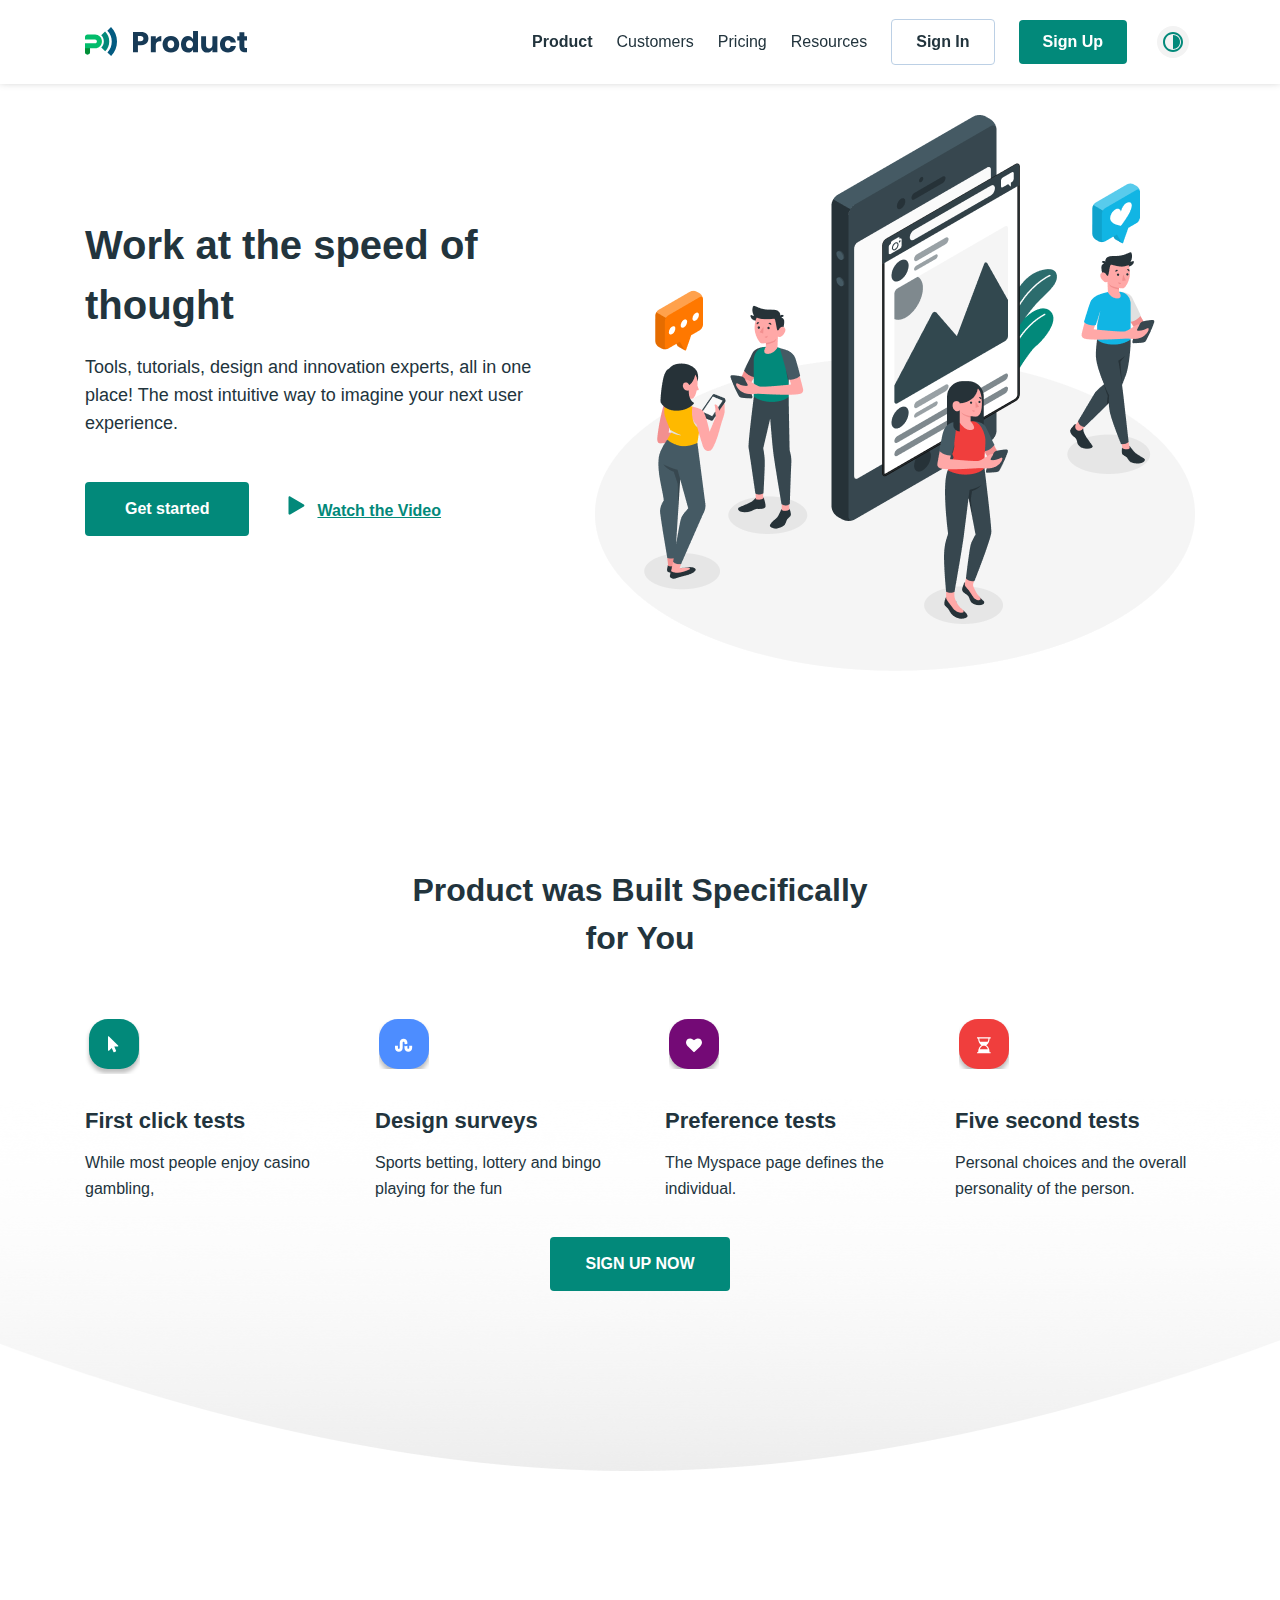
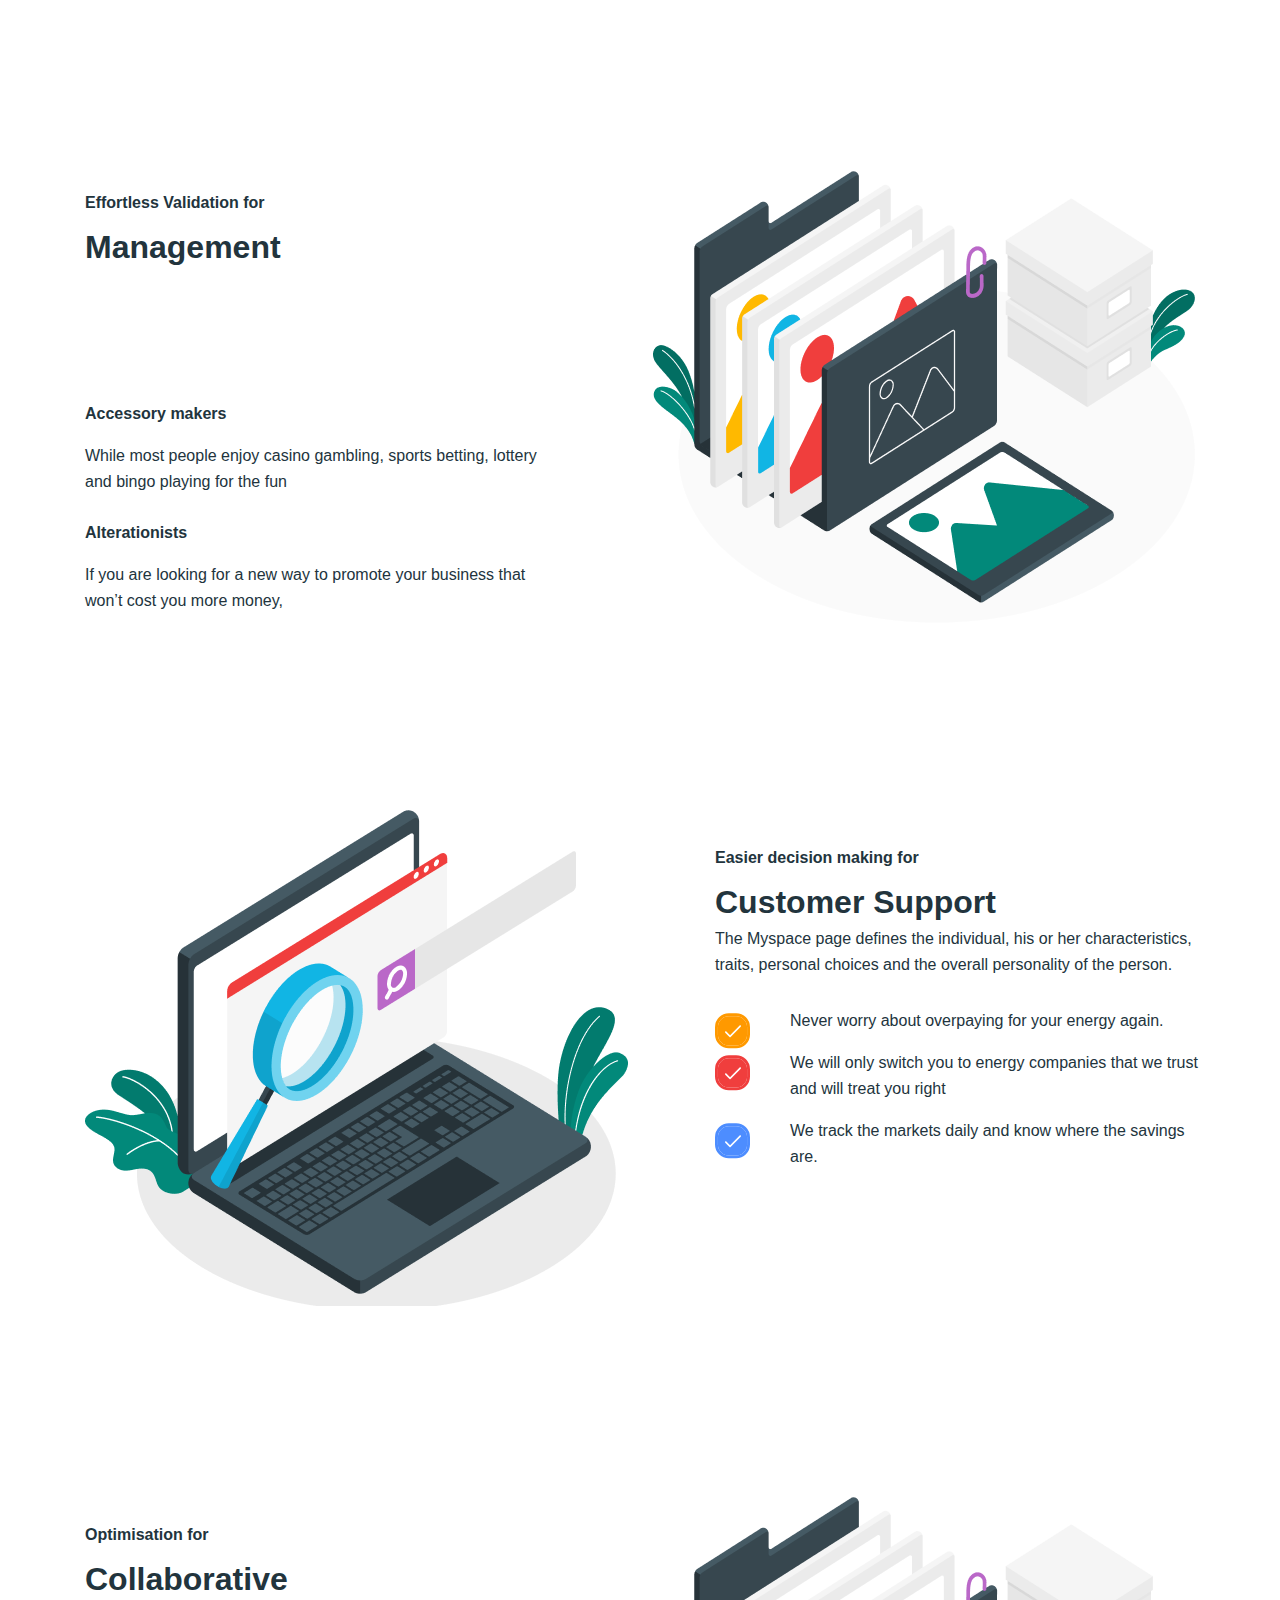
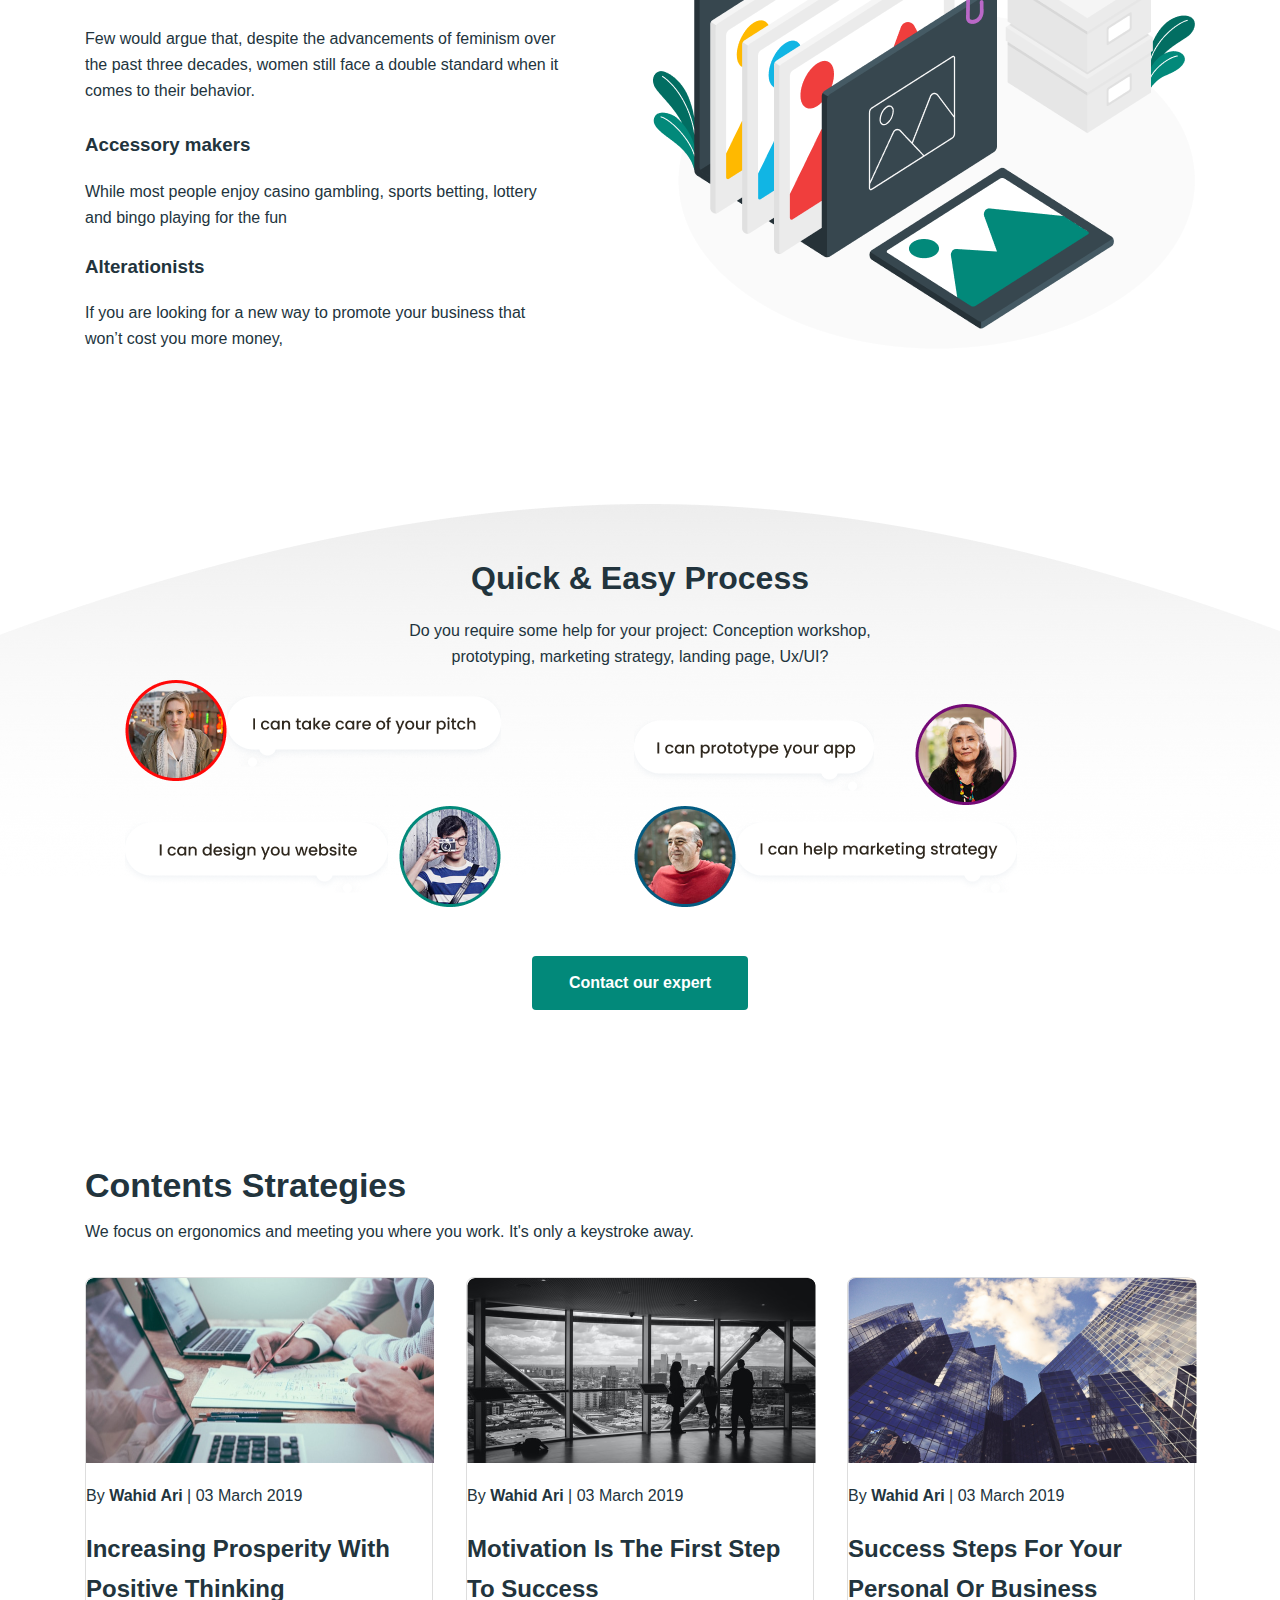
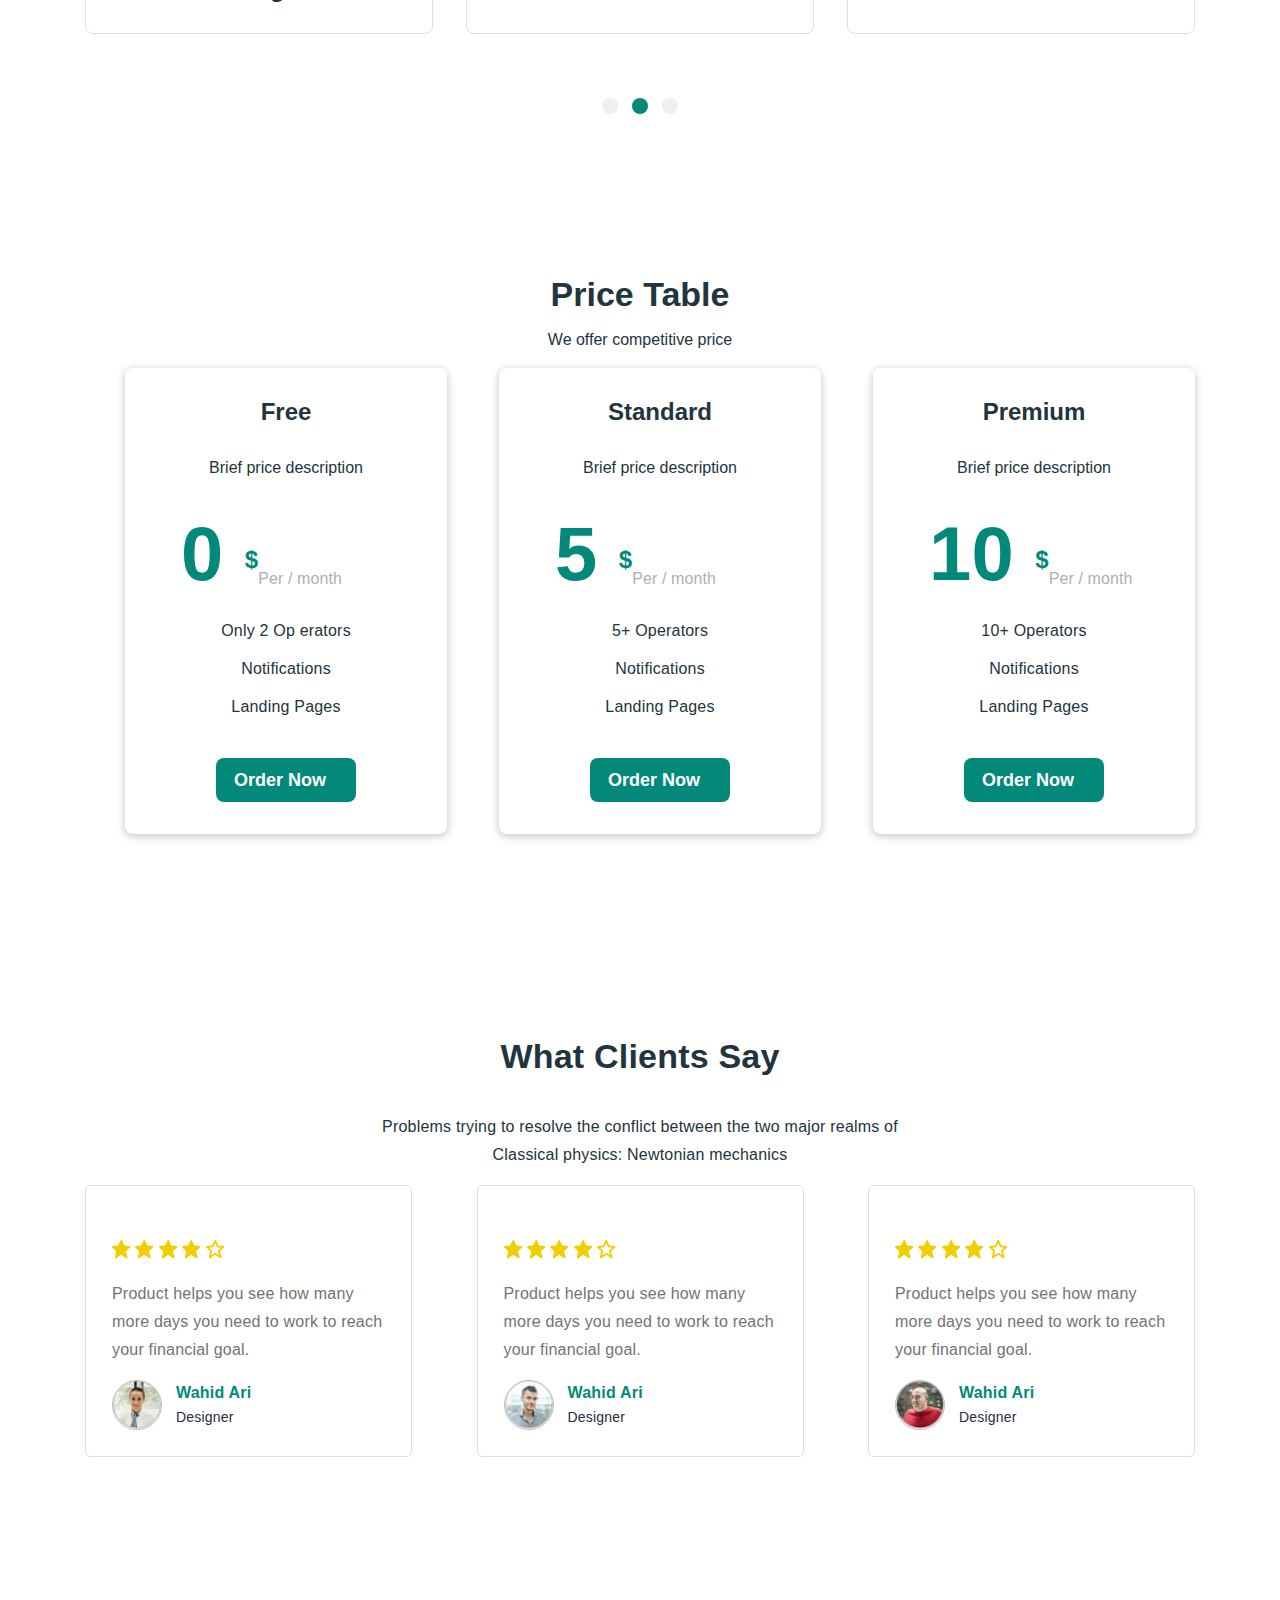
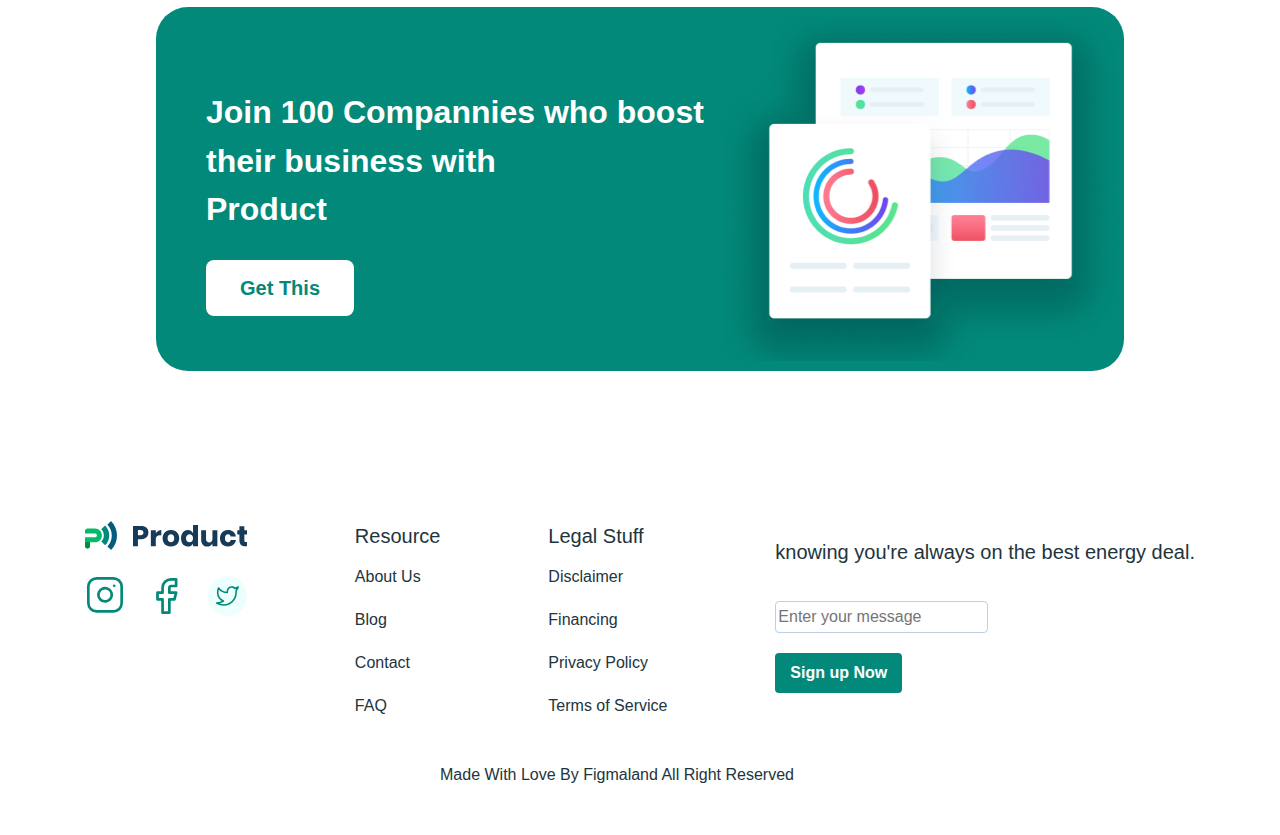
<file: index.html>
<!DOCTYPE html>
<html lang="en">
  <head>
    <meta charset="UTF-8" />
    <meta http-equiv="X-UA-Compatible" content="IE=edge" />
    <meta name="viewport" content="width=device-width, initial-scale=1.0" />
    <link rel="stylesheet" href="./css/nomalize.css" />
    <link rel="stylesheet" href="./css/main.css" />
    <!-- <link rel="stylesheet" href="./css/min.main.css"> -->
    <title>Product</title>
  </head>
  <body>
    <header class="site-header">
      <div class="container">
        <div class="site-header__inner">
          <a class="logo" href="./index.html">
            <img
              class="logo__img"
              src="./images/logo.svg"
              alt="Site logo"
              width="162"
              height="30"
            />
          </a>
          <nav class="navbar">
            <ul class="navbar__list">
              <li class="navbar__item">
                <a
                  class="navbar__link navbar__link--active"
                  href="./index.html"
                >
                  Product
                </a>
              </li>
              <li class="navbar__item">
                <a class="navbar__link" href="./customers.html">Customers</a>
              </li>
              <li class="navbar__item">
                <a class="navbar__link" href="./pricing.html">Pricing</a>
              </li>
              <li class="navbar__item">
                <a class="navbar__link" href="./resources.html">Resources</a>
              </li>
              <li class="navbar__item">
                <a class="navbar__link main-btn login-btn" href="#">
                  Sign In
                </a>
              </li>
              <li class="navbar__item">
                <a class="navbar__link main-btn regiter-btn" href="#">
                  Sign Up
                </a>
              </li>
              <li class="navbar__item">
                <button class="mode-btn">
                  <img
                    src="./images/mode-logo.svg"
                    alt="Mode button"
                    width="32"
                    height="32"
                  />
                </button>
              </li>
            </ul>
          </nav>
          <button class="menu-btn">
            <img
              src="./images/menu.svg"
              alt="Menu button"
              width="28"
              height="31"
            />
          </button>
        </div>
      </div>
    </header>
    <main class="site-main">
      <h1 class="visually-hidden">Lorem ipsum dolor sit amet.</h1>
      <section class="hero">
        <div class="container">
          <div class="hero__inner">
            <div class="hero__content">
              <h2 class="hero__title">Work at the speed of thought</h2>
              <p class="hero__text">
                Tools, tutorials, design and innovation experts, all in one
                place! The most intuitive way to imagine your next user
                experience.
              </p>
              <div class="hero__links">
                <a class="hero__link main-btn" href="#">Get started</a>
                <a class="hero__play-link" href="#">Watch the Video</a>
              </div>
            </div>
          </div>
        </div>
      </section>
      <section class="product">
        <div class="container">
          <div class="product__inner">
            <div class="product__content">
              <div class="product__title-div">
                <h2 class="product__title">
                  Product was Built Specifically for You
                </h2>
              </div>
              <ul class="product__list">
                <li class="product__item click">
                  <h3 class="product__name">First click tests</h3>
                  <p class="product__text">
                    While most people enjoy casino gambling,
                  </p>
                </li>
                <li class="product__item design">
                  <h3 class="product__name">Design surveys</h3>
                  <p class="product__text">
                    Sports betting, lottery and bingo playing for the fun
                  </p>
                </li>
                <li class="product__item preference">
                  <h3 class="product__name">Preference tests</h3>
                  <p class="product__text">
                    The Myspace page defines the individual.
                  </p>
                </li>
                <li class="product__item time">
                  <h3 class="product__name">Five second tests</h3>
                  <p class="product__text">
                    Personal choices and the overall personality of the person.
                  </p>
                </li>
              </ul>
              <a class="product__link main-btn" href="#">sign up now</a>
            </div>
          </div>
        </div>
      </section>
      <section class="managemant">
        <div class="container">
          <div class="managemant__inner">
            <div class="managemant__content">
              <small class="small">Effortless Validation for</small>
              <h2 class="managemant__title">Management</h2>
              <ul class="managemant__list">
                <li class="managemant__item">
                  <h3 class="managemant__name">Accessory makers</h3>
                  <p class="managemant__text">
                    While most people enjoy casino gambling, sports betting,
                    lottery and bingo playing for the fun
                  </p>
                </li>
                <li class="managemant__item">
                  <h3 class="managemant__name">Alterationists</h3>
                  <p class="managemant__text">
                    If you are looking for a new way to promote your business
                    that won’t cost you more money,
                  </p>
                </li>
              </ul>
            </div>
          </div>
        </div>
      </section>
      <section class="customer">
        <div class="container">
          <div class="customer__inner">
            <div class="customer__content">
              <small class="small"> Easier decision making for </small>
              <h2 class="customer__title">Customer Support</h2>
              <p class="customer__text">
                The Myspace page defines the individual, his or her
                characteristics, traits, personal choices and the overall
                personality of the person.
              </p>
              <ul class="customer__list">
                <li class="customer__item tick-yellow">
                  <p class="customer__desc">
                    Never worry about overpaying for your energy again.
                  </p>
                </li>

                <li class="customer__item tick-red">
                  <p class="customer__desc">
                    We will only switch you to energy companies that we trust
                    and will treat you right
                  </p>
                </li>
                <li class="customer__item tick-blue">
                  <p class="customer__desc">
                    We track the markets daily and know where the savings are.
                  </p>
                </li>
              </ul>
            </div>
          </div>
        </div>
      </section>
      <section class="collobrate">
        <div class="container">
          <div class="collobrate__inner">
            <div class="collobrate__content">
              <small class="small"> Optimisation for </small>
              <h2 class="collobrate__title">Collaborative</h2>
              <p class="collobrate__text">
                Few would argue that, despite the advancements of feminism over
                the past three decades, women still face a double standard when
                it comes to their behavior.
              </p>
              <ul class="collobrate__list">
                <li class="collobrate__item">
                  <h3 class="collobrate__name">Accessory makers</h3>
                  <p class="collobrate__text">
                    While most people enjoy casino gambling, sports betting,
                    lottery and bingo playing for the fun
                  </p>
                </li>
                <li class="collobrate__item">
                  <h3 class="collobrate__name">Alterationists</h3>
                  <p class="collobrate__text">
                    If you are looking for a new way to promote your business
                    that won’t cost you more money,
                  </p>
                </li>
              </ul>
            </div>
          </div>
        </div>
      </section>
      <section class="process">
        <div class="container">
          <div class="process__inner">
            <div class="process__texts">
              <h2 class="process__title">Quick & Easy Process</h2>
              <p class="process__desc">
                Do you require some help for your project: Conception workshop,
                prototyping, marketing strategy, landing page, Ux/UI?
              </p>
            </div>
            <ul class="process__list">
              <li class="process__item">
                <ul class="process__sublist">
                  <li class="process__subitem">
                    <img
                      class="process__subimg"
                      src="./images/item-img1.png"
                      alt="Person image"
                    />
                    <img
                      class="process__subtext"
                      src="./images/item-text1.png"
                      alt="User comment"
                    />
                  </li>
                  <li class="process__subitem row-reverse">
                    <img
                      class="process__subimg"
                      src="./images/item-img2.png"
                      alt="Person image"
                    />
                    <img
                      class="process__subtext"
                      src="./images/item-text2.png"
                      alt="User comment"
                    />
                  </li>
                </ul>
              </li>
              <li class="process__item">
                <ul class="process__sublist">
                  <li class="process__subitem row-reverse row-responsive">
                    <img
                      class="process__subimg"
                      src="./images/item-img3.png"
                      alt="Person image"
                    />
                    <img
                      class="process__subtext"
                      src="./images/item-text3.png"
                      alt="User comment"
                    />
                  </li>
                  <li class="process__subitem row-reverse-responsive">
                    <img
                      class="process__subimg"
                      src="./images/item-img4.png"
                      alt="Person image"
                    />
                    <img
                      class="process__subtext"
                      src="./images/item-text4.png"
                      alt="User comment"
                    />
                  </li>
                </ul>
              </li>
            </ul>
            <a class="process__link main-btn" href="#">Contact our expert</a>
          </div>
        </div>
      </section>
      <section class="content">
        <div class="container">
          <div class="content__inner">
            <h2 class="content__title">Contents Strategies</h2>
            <p class="content__text">
              We focus on ergonomics and meeting you where you work. It's only a
              keystroke away.
            </p>
            <ul class="content__list">
              <li class="content__item">
                <img
                  class="content__pic"
                  srcset="
                    ../images/increasing-thinking.png,
                    ../images/increasing-thinking@2x.png
                  "
                  alt="increasing thinking in job"
                />
                <span class="content__span"
                  >By <span class="content__bold">Wahid Ari</span> |
                  <time class="content__time" datetime="2019-03-03"
                    >03 March 2019
                  </time>
                </span>
                <h3 class="content__desc">
                  Increasing Prosperity With Positive Thinking
                </h3>
              </li>
              <li class="content__item">
                <img
                  class="content__pic"
                  srcset="../images/motivation.png, ../images/motivation@2x.png"
                  alt="motivation first step"
                />
                <span class="content__span"
                  >By <span class="content__bold">Wahid Ari</span> |
                  <time class="content__time" datetime="2019-03-03"
                    >03 March 2019</time
                  >
                </span>
                <h3 class="content__desc">
                  Motivation Is The First Step To Success
                </h3>
              </li>
              <li class="content__item">
                <img
                  class="content__pic"
                  srcset="
                    ../images/personal-buisness.png,
                    ../images/personal-buisness.png
                  "
                  alt="high building image"
                />
                <span class="content__span"
                  >By <span class="content__bold">Wahid Ari</span> |
                  <time class="content__time" datetime="2019-03-03"
                    >03 March 2019</time
                  >
                </span>
                <h3 class="content__desc">
                  Success Steps For Your Personal Or Business
                </h3>
              </li>
            </ul>
            <div class="content__controller">
              <span class="content__circle"></span>
              <span class="content__circle active-circle"></span>
              <span class="content__circle"></span>
            </div>
          </div>
        </div>
      </section>
      <section class="price">
        <div class="container">
          <div class="price__inner">
            <h2 class="price__title">Price Table</h2>
            <p class="price__text">We offer competitive price</p>
            <ul class="price__list">
              <li class="price__item">
                <h3 class="price__name">Free</h3>
                <div class="price__description">
                  <p class="price__desc">Brief price description</p>
                  <em class="price__price"
                    >0 <sup class="price__sup">$</sup
                    ><sub class="price__sub">Per / month</sub>
                  </em>
                  <p class="price__operator">Only 2 Op erators</p>
                  <p class="price__notification">Notifications</p>
                  <p class="price__landing-page">Landing Pages</p>
                  <a class="price__link main-btn" href="#">order now</a>
                </div>
              </li>
              <li class="price__item">
                <h3 class="price__name">Standard</h3>
                <div class="price__description">
                  <p class="price__desc">Brief price description</p>
                  <em class="price__price"
                    >5 <sup class="price__sup">$</sup
                    ><sub class="price__sub">Per / month</sub>
                  </em>
                  <p class="price__operator">5+ Operators</p>
                  <p class="price__notification">Notifications</p>
                  <p class="price__landing-page">Landing Pages</p>
                  <a class="price__link main-btn" href="#">order now</a>
                </div>
              </li>
              <li class="price__item">
                <h3 class="price__name">Premium</h3>
                <div class="price__description">
                  <p class="price__desc">Brief price description</p>
                  <em class="price__price"
                    >10 <sup class="price__sup">$</sup
                    ><sub class="price__sub">Per / month</sub>
                  </em>
                  <p class="price__operator">10+ Operators</p>
                  <p class="price__notification">Notifications</p>
                  <p class="price__landing-page">Landing Pages</p>
                  <a class="price__link main-btn" href="#">order now</a>
                </div>
              </li>
            </ul>
          </div>
        </div>
      </section>
      <section class="message">
        <div class="container">
          <div class="messaage__inner">
            <div class="message__texts">
              <h2 class="message__title">What Clients Say</h2>
              <p class="message__desc">
                Problems trying to resolve the conflict between the two major
                realms of Classical physics: Newtonian mechanics
              </p>
            </div>
            <ul class="message__list">
              <li class="message__item">
                <div class="message__stars">
                  <span class="message__star painted"></span>
                  <span class="message__star painted"></span>
                  <span class="message__star painted"></span>
                  <span class="message__star painted"></span>
                  <span class="message__star"></span>
                </div>
                <p class="message__comment">
                  Product helps you see how many more days you need to work to
                  reach your financial goal.
                </p>
                <div class="message__user">
                  <img
                    class="message__user-pic"
                    srcset="
                      ../images/user-item-1.png,
                      ../image/user-item-1@2x.png
                    "
                    alt=""
                    width="50"
                    height="50"
                  />
                  <div class="message__user-info">
                    <h3 class="message__user-name">Wahid Ari</h3>
                    <p class="message__user-job">Designer</p>
                  </div>
                </div>
              </li>
              <li class="message__item">
                <div class="message__stars">
                  <span class="message__star painted"></span>
                  <span class="message__star painted"></span>
                  <span class="message__star painted"></span>
                  <span class="message__star painted"></span>
                  <span class="message__star"></span>
                </div>
                <p class="message__comment">
                  Product helps you see how many more days you need to work to
                  reach your financial goal.
                </p>
                <div class="message__user">
                  <img
                    class="message__user-pic"
                    srcset="
                      ./images/user-item-2.png,
                      ./image/user-item-2@2x.png
                    "
                    alt=""
                    width="50"
                    height="50"
                  />
                  <div class="message__user-info">
                    <h3 class="message__user-name">Wahid Ari</h3>
                    <p class="message__user-job">Designer</p>
                  </div>
                </div>
              </li>
              <li class="message__item">
                <div class="message__stars">
                  <span class="message__star painted"></span>
                  <span class="message__star painted"></span>
                  <span class="message__star painted"></span>
                  <span class="message__star painted"></span>
                  <span class="message__star"></span>
                </div>
                <p class="message__comment">
                  Product helps you see how many more days you need to work to
                  reach your financial goal.
                </p>
                <div class="message__user">
                  <img
                    class="message__user-pic"
                    srcset="
                      ./images/user-item-3.png,
                      ./image/user-item-3@2x.png
                    "
                    alt=""
                    width="50"
                    height="50"
                  />
                  <div class="message__user-info">
                    <h3 class="message__user-name">Wahid Ari</h3>
                    <p class="message__user-job">Designer</p>
                  </div>
                </div>
              </li>
            </ul>
          </div>
        </div>
      </section>
      <section class="status">
        <div class="container">
          <div class="status__inner">
            <div class="status__texts">
              <h2 class="status__title">
                Join 100 Compannies who boost their business with <br />
                Product
              </h2>
              <a class="status__link main-btn" href="#">Get This</a>
            </div>
          </div>
        </div>
      </section>
    </main>
    <footer class="site-footer footer">
      <div class="container">
        <div class="footer__inner">
          <div class="footer__links">
            <a class="footer__logo-link logo-link logo" href="./index.html">
              <img
                class="logo__img"
                src="./images/logo.svg"
                alt="Site logo"
                width="162"
                height="30"
              />
            </a>
            <ul class="footer__social social">
              <li class="social__item">
                <a class="social__link" href="#">
                  <img
                    class="social__img"
                    src="./images/instagram.svg"
                    alt="Instagram logo"
                    width="40"
                    height="40"
                  />
                </a>
              </li>
              <li class="social__item">
                <a class="social__link" href="#">
                  <img
                    class="social__img"
                    src="./images/facebook.svg"
                    alt="Facebook logo"
                    width="40"
                    height="40"
                  />
                </a>
              </li>
              <li class="social__item">
                <a class="social__link" href="#">
                  <img
                    class="social__img"
                    src="./images/twitter.svg"
                    alt="Twitter logo"
                    width="40"
                    height="40"
                  />
                </a>
              </li>
            </ul>
          </div>
          <ul class="footer__list">
            <li class="footer__item">
              <strong class="footer__strong">Resource</strong>
            </li>
            <li class="footer__item">
              <a class="footer__link" href="#">About Us</a>
            </li>
            <li class="footer__item">
              <a class="footer__link" href="#">Blog</a>
            </li>
            <li class="footer__item">
              <a class="footer__link" href="#">Contact</a>
            </li>
            <li class="footer__item">
              <a class="footer__link" href="#">FAQ</a>
            </li>
          </ul>
          <ul class="footer__list">
            <li class="footer__item">
              <strong class="footer__strong">Legal Stuff</strong>
            </li>
            <li class="footer__item">
              <a class="footer__link" href="#">Disclaimer</a>
            </li>
            <li class="footer__item">
              <a class="footer__link" href="#">Financing</a>
            </li>
            <li class="footer__item">
              <a class="footer__link" href="#">Privacy Policy</a>
            </li>
            <li class="footer__item">
              <a class="footer__link" href="#">Terms of Service</a>
            </li>
          </ul>
          <form
            class="footer__form"
            action="https://echo.htmlacademy.ru"
            method="post"
            autocomplete="on"
          >
            <h2 class="footer__title">
              knowing you're always on the best energy deal.
            </h2>
            <input
              class="footer__input"
              type="text"
              name="message"
              placeholder="Enter your message"
            />
            <button class="footer__submit-btn main-btn" type="submit">
              Sign up Now
            </button>
          </form>
        </div>
        <div class="footer__small-box">
          <small class="footer__small"
            >Made With Love By Figmaland All Right Reserved</small
          >
        </div>
      </div>
    </footer>
    <script src="./js/main.js"></script>
  </body>
</html>
</file>
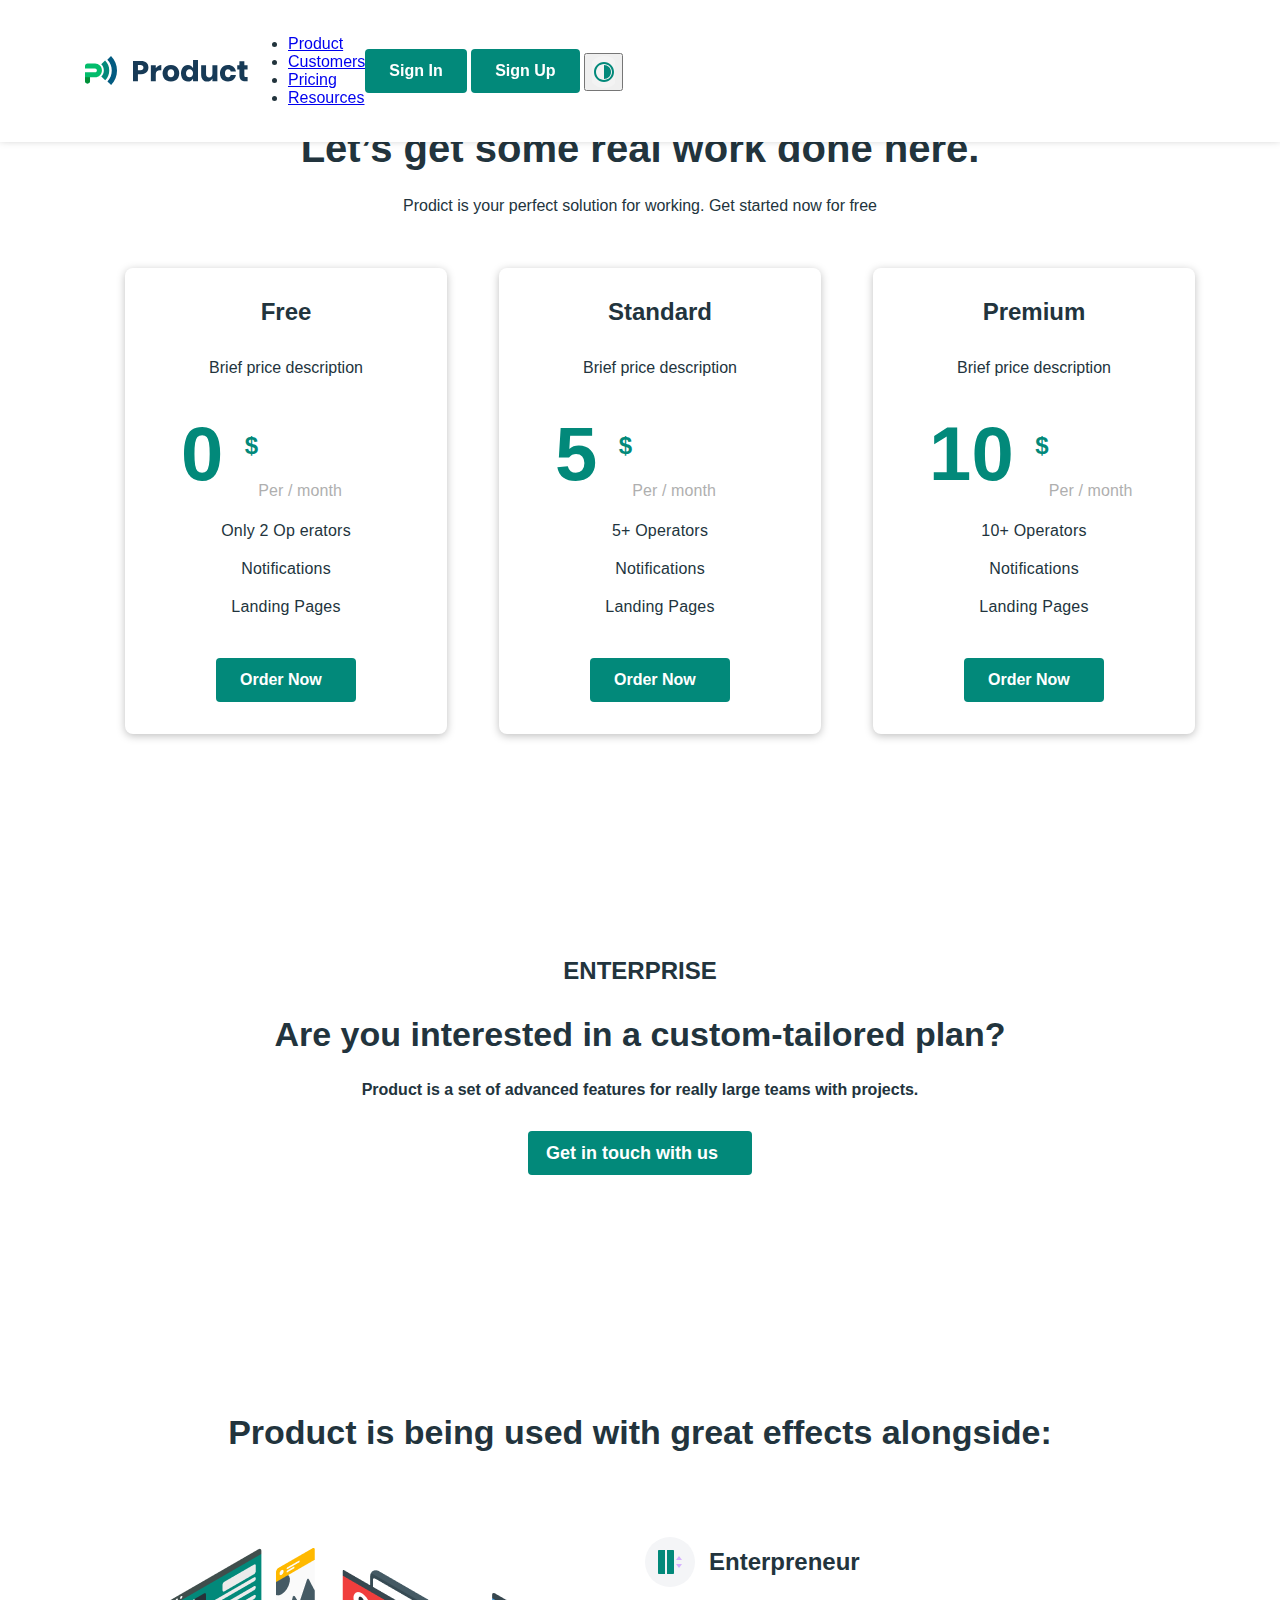
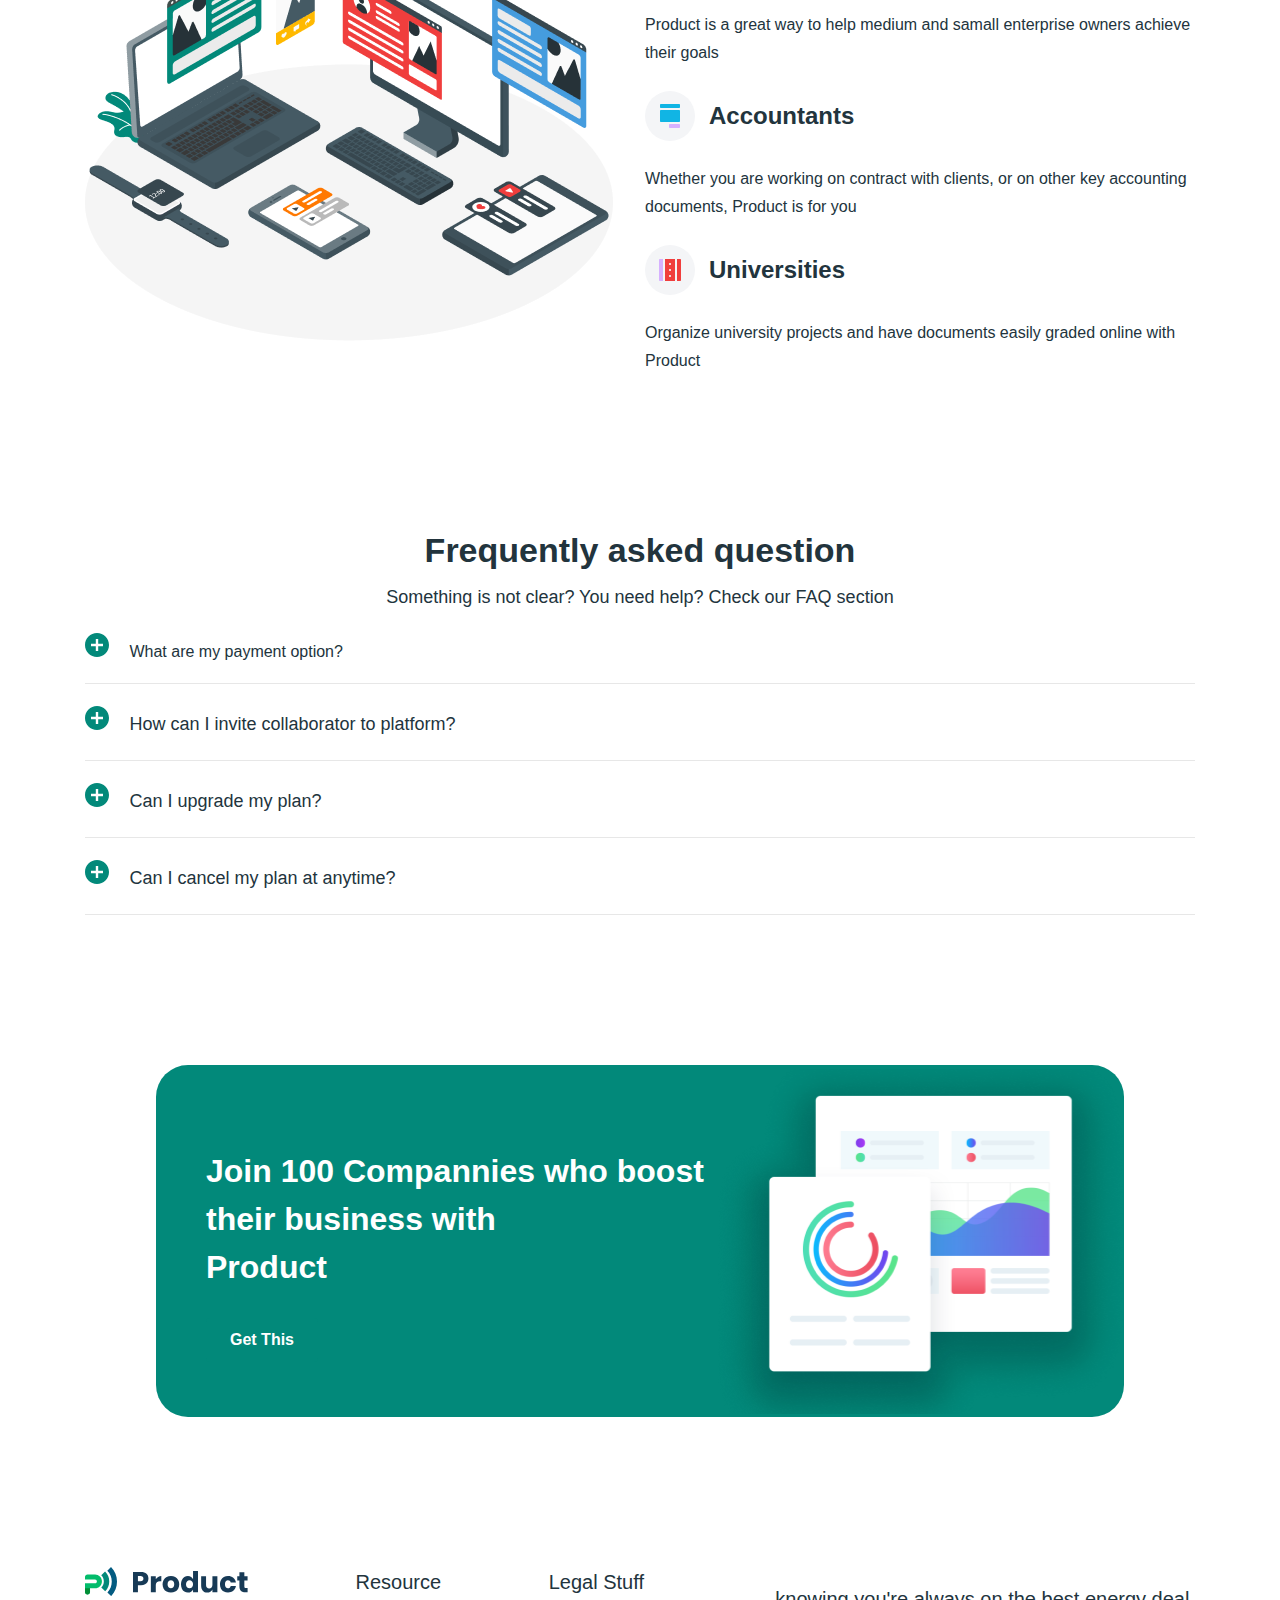
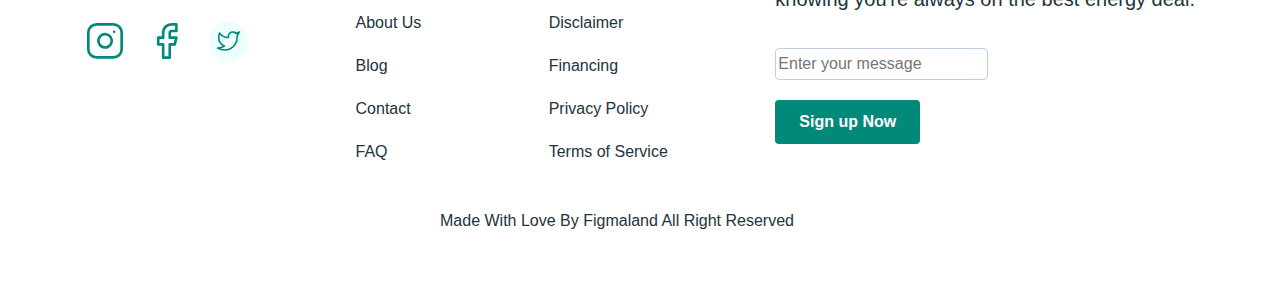
<file: pricing/index.html>
<!DOCTYPE html>
<html lang="en">
  <head>
    <meta charset="UTF-8" />
    <meta http-equiv="X-UA-Compatible" content="IE=edge" />
    <meta name="viewport" content="width=device-width, initial-scale=1.0" />
    <link rel="stylesheet" href="../css/main.css" />
    <link rel="stylesheet" href="../pricing/css/pricing.css" />
    <title>Pricing</title>
  </head>

  <body>
    <header class="site-header">
      <div class="container">
        <div class="site-header__inner">
          <a class="logo-link" href="./index.html">
            <img
              class="logo-link__pic"
              src="../images/logo.svg"
              alt="Site logo"
              width="163"
              height="30"
            />
          </a>
          <nav class="site-header__navbar">
            <ul class="site-header__list">
              <li class="site-header__item">
                <a class="site-header__link active-link" href="../index.html"
                  >Product</a
                >
              </li>
              <li class="site-header__item">
                <a class="site-header__link" href="#">Customers</a>
              </li>
              <li class="site-header__item">
                <a class="site-header__link" href="./index.html">Pricing</a>
              </li>
              <li class="site-header__item">
                <a class="site-header__link" href="#">Resources</a>
              </li>
            </ul>
          </nav>
          <div class="site-header__authorized">
            <button class="login main-btn" type="button">Sign In</button>
            <button class="register main-btn" type="button">Sign Up</button>
            <button class="mode">
              <img
                class="mode__pic"
                src="../images/mode-logo.svg"
                alt="night mode logo"
                width="23"
                height="32"
              />
            </button>
          </div>
        </div>
      </div>
    </header>
    <main class="site-main">
      <h1 class="visually-hidden">Lorem ipsum dolor sit amet.</h1>
      <section class="price pricing">
        <div class="container">
          <div class="price__inner">
            <h2 class="price__title pricing__title">PRICING</h2>
            <p class="price__text pricing__text-1">
              Let’s get some real work done here.
            </p>
            <p class="pricing__text-2">
              Prodict is your perfect solution for working. Get started now for
              free
            </p>
            <ul class="price__list">
              <li class="price__item">
                <h3 class="price__name">Free</h3>
                <div class="price__description">
                  <p class="price__desc">Brief price description</p>
                  <em class="price__price"
                    >0 <sup class="price__sup">$</sup
                    ><sub class="price__sub">Per / month</sub>
                  </em>
                  <p class="price__operator">Only 2 Op erators</p>
                  <p class="price__notification">Notifications</p>
                  <p class="price__landing-page">Landing Pages</p>
                  <a class="price__link main-btn" href="#">order now</a>
                </div>
              </li>
              <li class="price__item">
                <h3 class="price__name">Standard</h3>
                <div class="price__description">
                  <p class="price__desc">Brief price description</p>
                  <em class="price__price"
                    >5 <sup class="price__sup">$</sup
                    ><sub class="price__sub">Per / month</sub>
                  </em>
                  <p class="price__operator">5+ Operators</p>
                  <p class="price__notification">Notifications</p>
                  <p class="price__landing-page">Landing Pages</p>
                  <a class="price__link main-btn" href="#">order now</a>
                </div>
              </li>
              <li class="price__item">
                <h3 class="price__name">Premium</h3>
                <div class="price__description">
                  <p class="price__desc">Brief price description</p>
                  <em class="price__price"
                    >10 <sup class="price__sup">$</sup
                    ><sub class="price__sub">Per / month</sub>
                  </em>
                  <p class="price__operator">10+ Operators</p>
                  <p class="price__notification">Notifications</p>
                  <p class="price__landing-page">Landing Pages</p>
                  <a class="price__link main-btn" href="#">order now</a>
                </div>
              </li>
            </ul>
          </div>
        </div>
      </section>
      <section class="plan">
        <div class="container">
          <div class="plan__inner">
            <div class="plan__texts">
              <h2 class="plan__title">ENTERPRISE</h2>
              <h3 class="plan__text-1">
                Are you interested in a custom-tailored plan?
              </h3>
              <h4 class="plann__text-2">
                Product is a set of advanced features for really large teams
                with projects.
              </h4>
            </div>
            <a class="plan__link main-btn" href="#">Get in touch with us</a>
          </div>
        </div>
      </section>
      <section class="effect">
        <div class="container">
          <div class="effect__inner">
            <h2 class="effect__title">
              Product is being used with great effects alongside:
            </h2>
            <div class="effect__content">
              <img
                class="effect__bgi"
                srcset="
                  ../images/effect-bgi.png    1x,
                  ../images/effect-bgi.png@2x 2x
                "
                alt="effect background image"
                width="528"
                height="393"
              />
              <ul class="effect__list">
                <li class="effect__item">
                  <h3 class="effect__item-title enterpreneur">Enterpreneur</h3>
                  <p class="effect__item-text">
                    Product is a great way to help medium and samall enterprise
                    owners achieve their goals
                  </p>
                </li>
                <li class="effect__item">
                  <h3 class="effect__item-title accauntants">Accountants</h3>
                  <p class="effect__item-text">
                    Whether you are working on contract with clients, or on
                    other key accounting documents, Product is for you
                  </p>
                </li>
                <li class="effect__item">
                  <h3 class="effect__item-title universities">Universities</h3>
                  <p class="effect__item-text">
                    Organize university projects and have documents easily
                    graded online with Product
                  </p>
                </li>
              </ul>
            </div>
          </div>
        </div>
      </section>
      <section class="questions">
        <div class="container">
          <div class="questions__inner">
            <h2 class="questions__title">Frequently asked question</h2>
            <p class="questions__desc">
              Something is not clear? You need help? Check our FAQ section
            </p>
            <ul class="questions__list">
              <li class="questions__item">
                <label>
                  What are my payment option?
                  <input
                    class="input-btn"
                    type="checkbox"
                    placeholder="What are my payment option?"
                    aria-label="What are my payment option?"
                  />
                  <p class="questions__text">
                    After creating your account you will have an oppurtunity to
                    create your first project that will be associated withthe
                    collaborators e-mail. An invitation will be sent
                    automatically. Then, invited user will have to confirm his
                    account by e-mail and finish userd onboarding.
                  </p>
                </label>
              </li>
              <li class="questions__item">
                <label class="questions__label">
                  How can I invite collaborator to platform?
                  <input
                    class="input-btn"
                    type="checkbox"
                    placeholder="How can I invite collaborator to platform?"
                    aria-label="How can I invite collaborator to platform?"
                  />
                  <p class="questions__text">
                    After creating your account you will have an oppurtunity to
                    create your first project that will be associated withthe
                    collaborators e-mail.
                  </p>
                </label>
              </li>
              <li class="questions__item">
                <label class="questions__label">
                  Can I upgrade my plan?
                  <input
                    class="input-btn"
                    type="checkbox"
                    placeholder="Can I upgrade my plan?"
                  />
                  <p class="questions__text">
                    After creating your account you will have an oppurtunity to
                    create your first project that will be associated withthe
                    collaborators e-mail.
                  </p>
                </label>
              </li>
              <li class="questions__item">
                <label class="questions__label">
                  Can I cancel my plan at anytime?
                  <input
                    class="input-btn"
                    type="checkbox"
                    placeholder="Can I cancel my plan at anytime?"
                    aria-label="Can I cancel my plan at anytime?"
                  />
                  <p class="questions__text">
                    After creating your account you will have an oppurtunity to
                    create your first project that will be associated withthe
                    collaborators e-mail. An invitation will be sent
                    automatically.
                  </p>
                </label>
              </li>
            </ul>
          </div>
        </div>
      </section>
      <section class="status">
        <div class="container">
          <div class="status__inner">
            <div class="status__texts">
              <h2 class="status__title">
                Join 100 Compannies who boost their business with <br />
                Product
              </h2>
              <a class="status__link main-btn" href="#">Get This</a>
            </div>
          </div>
        </div>
      </section>
    </main>
    <footer class="site-footer">
      <div class="container">
        <div class="footer__inner">
          <div class="footer__links">
            <a class="footer__logo-link logo-link" href="../index.html">
              <img
                class="logo-link__pic"
                src="../images/footer-site-logo.svg"
                alt="Site logo"
                width="163"
                height="29"
              />
            </a>
            <ul class="footer__social social">
              <li class="social__item">
                <a class="social__link" href="#">
                  <img
                    class="social__img"
                    src="../images/instagram.svg"
                    alt="Instagram logo"
                    width="40"
                    height="40"
                  />
                </a>
              </li>
              <li class="social__item">
                <a class="social__link" href="#">
                  <img
                    class="social__img"
                    src="../images/facebook.svg"
                    alt="Facebook logo"
                    width="40"
                    height="40"
                  />
                </a>
              </li>
              <li class="social__item">
                <a class="social__link" href="#">
                  <img
                    class="social__img"
                    src="../images/twitter.svg"
                    alt="Twitter logo"
                    width="40"
                    height="40"
                  />
                </a>
              </li>
            </ul>
          </div>
          <ul class="footer__list">
            <li class="footer__item">
              <strong class="footer__strong">Resource</strong>
            </li>
            <li class="footer__item">
              <a class="footer__link" href="#">About Us</a>
            </li>
            <li class="footer__item">
              <a class="footer__link" href="#">Blog</a>
            </li>
            <li class="footer__item">
              <a class="footer__link" href="#">Contact</a>
            </li>
            <li class="footer__item">
              <a class="footer__link" href="#">FAQ</a>
            </li>
          </ul>
          <ul class="footer__list">
            <li class="footer__item">
              <strong class="footer__strong">Legal Stuff</strong>
            </li>
            <li class="footer__item">
              <a class="footer__link" href="#">Disclaimer</a>
            </li>
            <li class="footer__item">
              <a class="footer__link" href="#">Financing</a>
            </li>
            <li class="footer__item">
              <a class="footer__link" href="#">Privacy Policy</a>
            </li>
            <li class="footer__item">
              <a class="footer__link" href="#">Terms of Service</a>
            </li>
          </ul>
          <form
            class="footer__form"
            action="https://echo.htmlacademy.ru"
            method="post"
            autocomplete="on"
          >
            <h2 class="footer__title">
              knowing you're always on the best energy deal.
            </h2>
            <input
              class="footer__input"
              type="text"
              name="message"
              placeholder="Enter your message"
            />
            <button class="footer__submit-btn main-btn" type="submit">
              Sign up Now
            </button>
          </form>
        </div>
        <div class="footer__small-box">
          <small class="footer__small"
            >Made With Love By Figmaland All Right Reserved</small
          >
        </div>
      </div>
    </footer>
    <script src="../js/main.js"></script>
  </body>
</html>
</file>
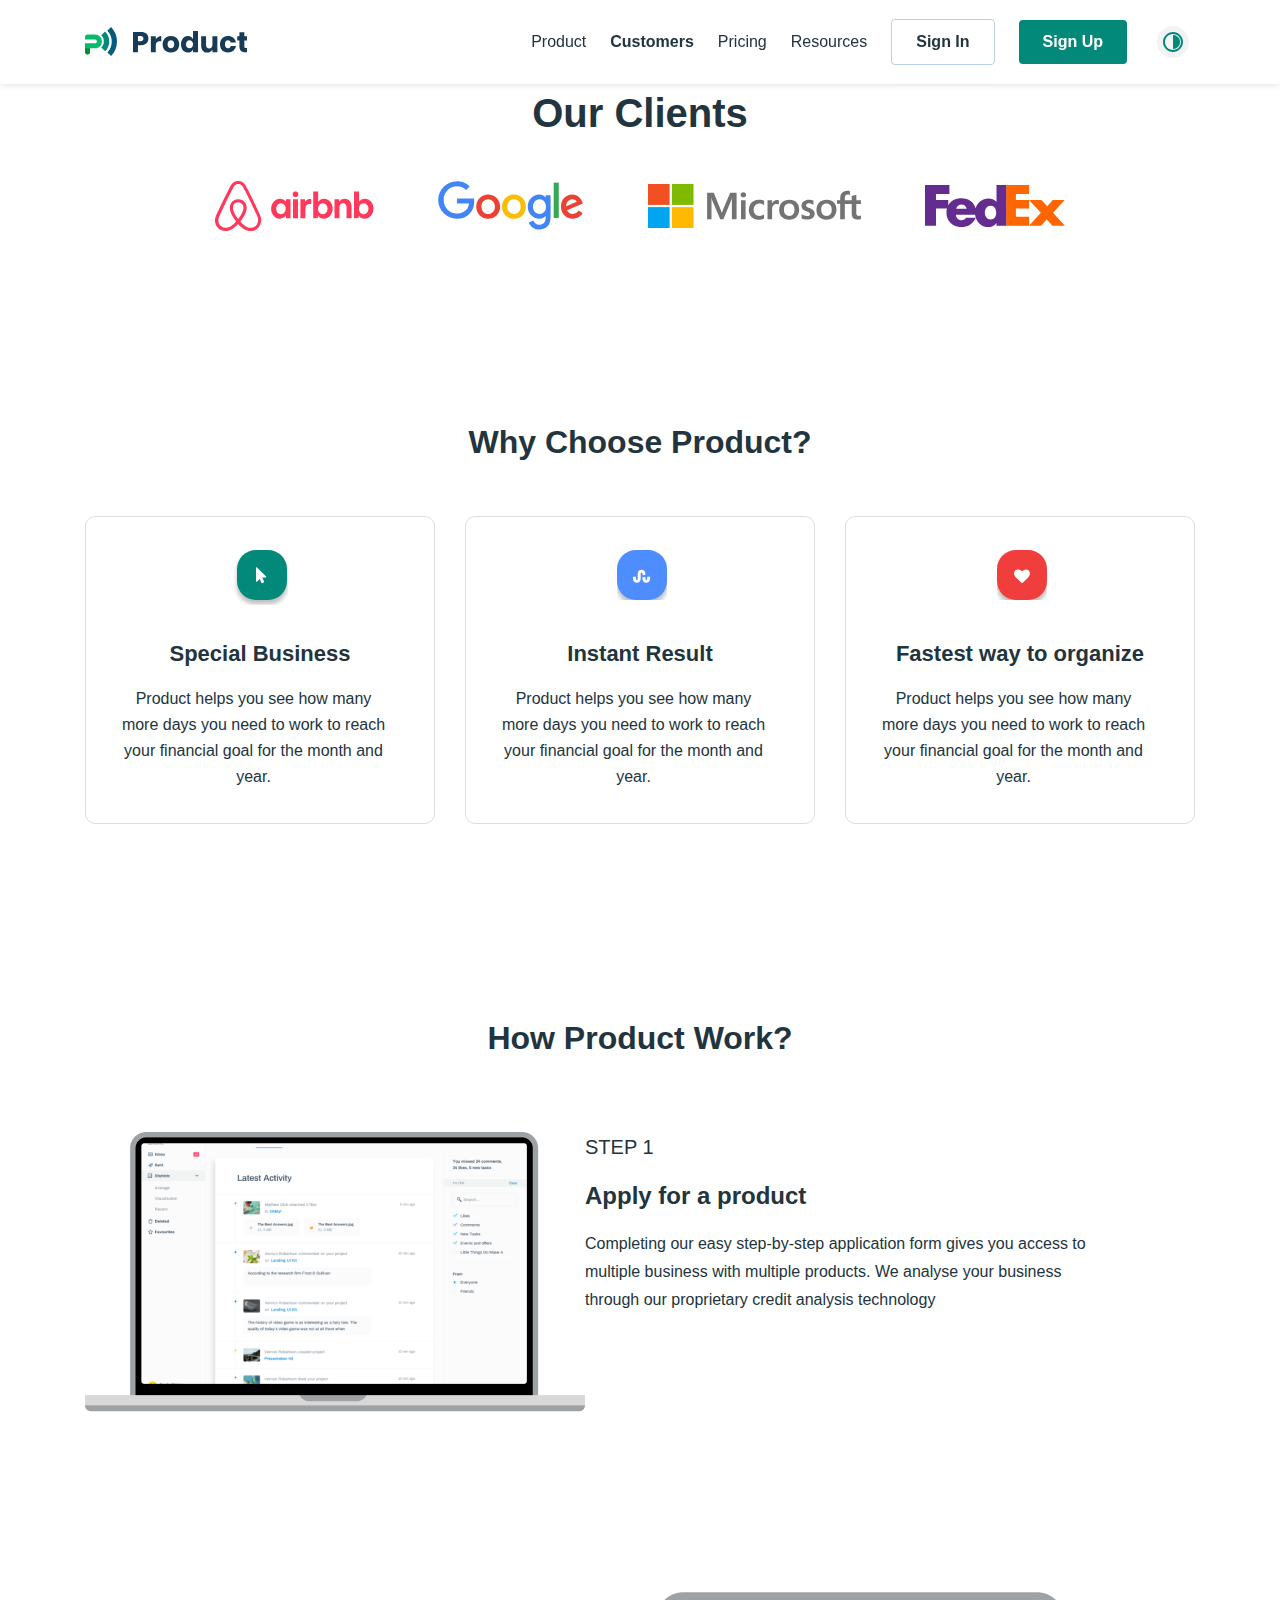
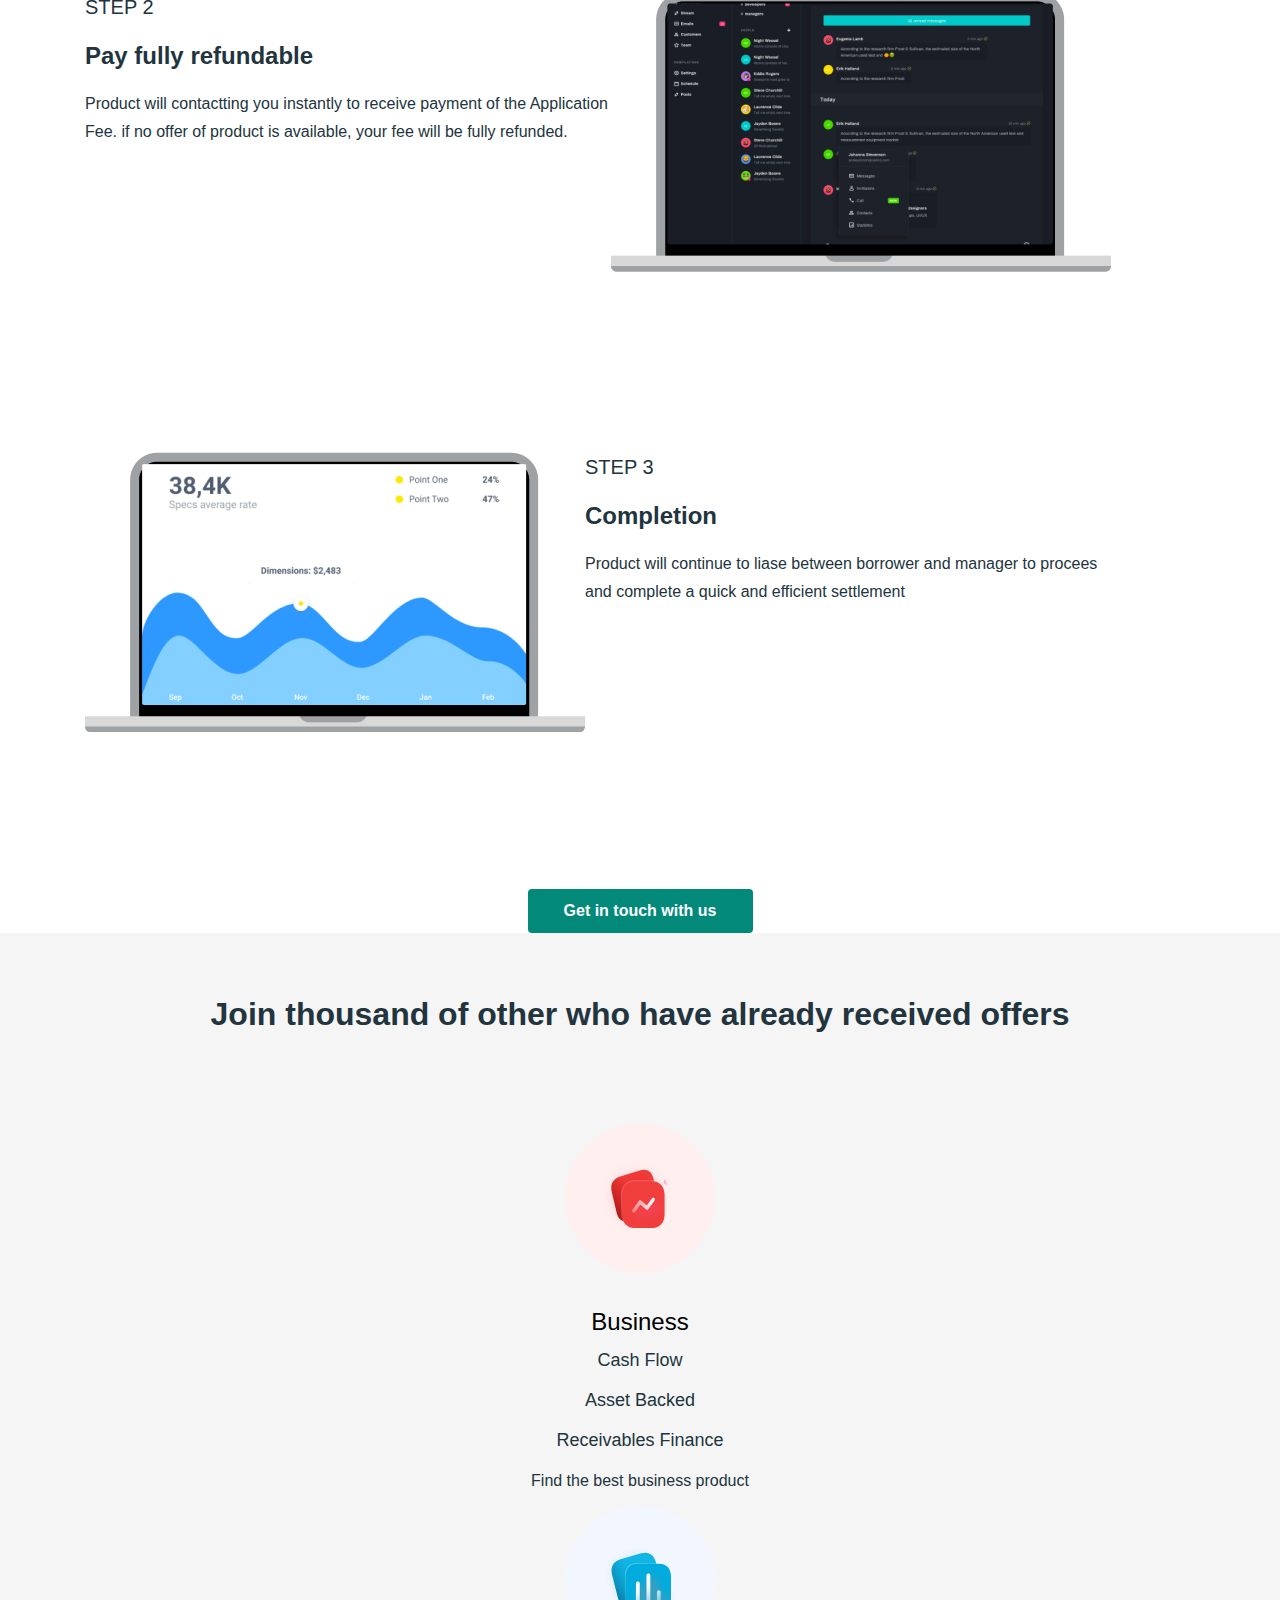
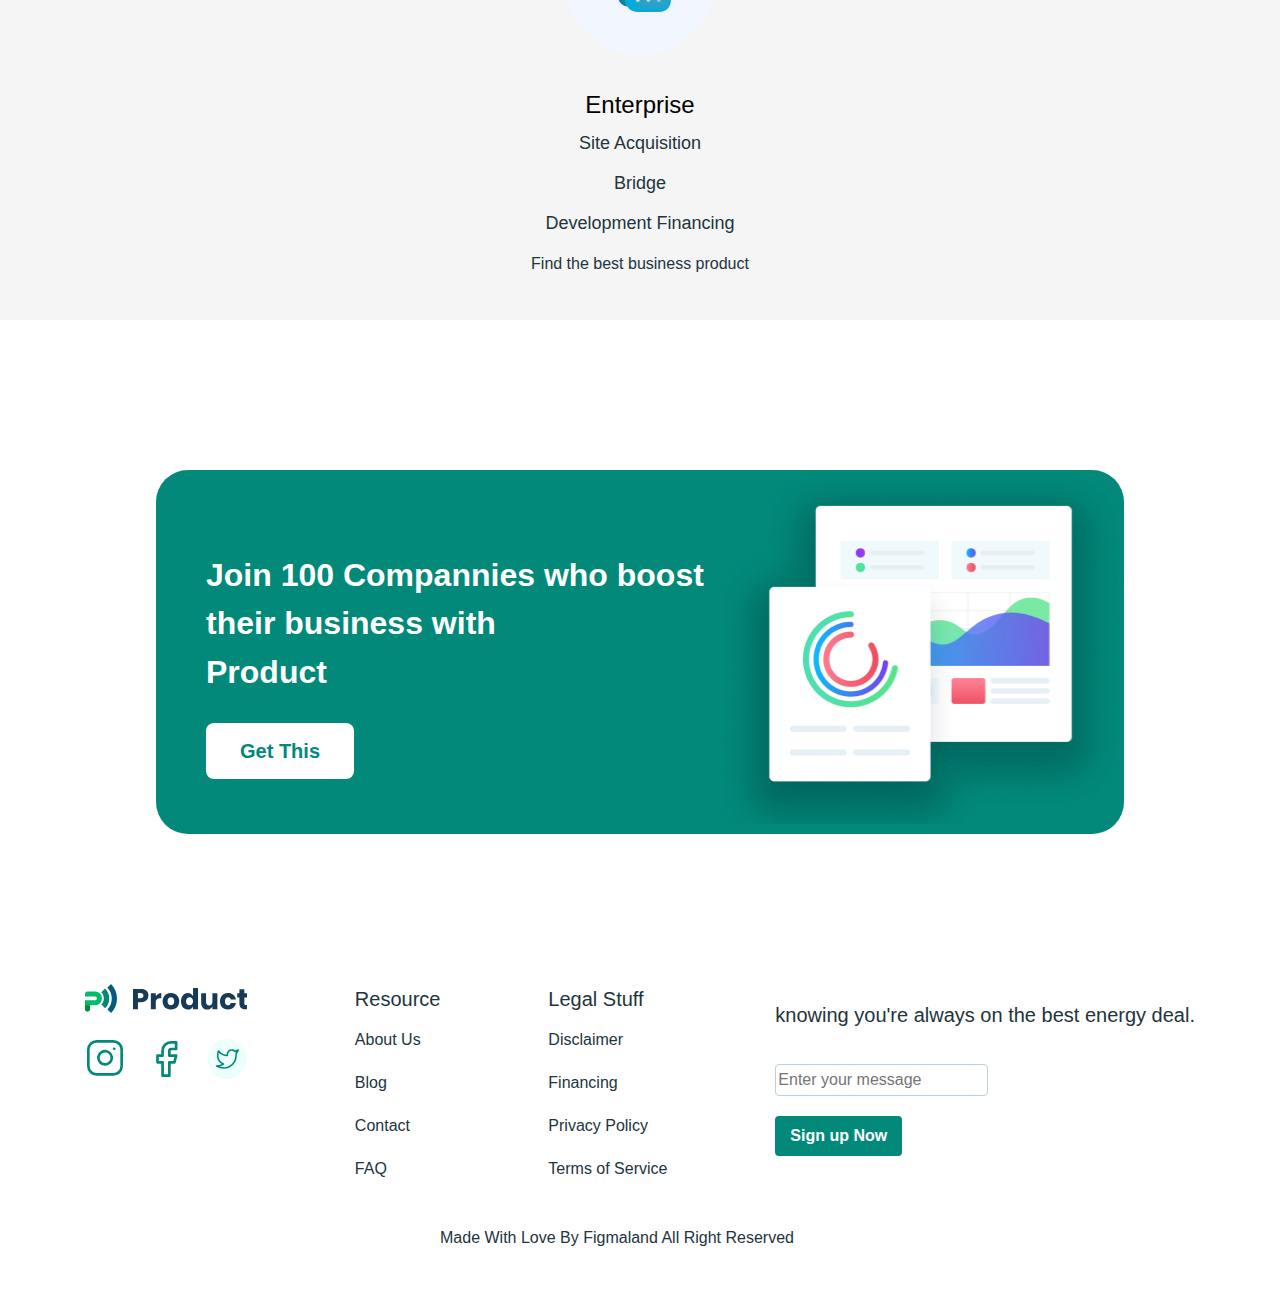
<file: customers.html>
<!DOCTYPE html>
<html lang="en">
  <head>
    <meta charset="UTF-8" />
    <meta http-equiv="X-UA-Compatible" content="IE=edge" />
    <meta name="viewport" content="width=device-width, initial-scale=1.0" />
    <link rel="stylesheet" href="./css/nomalize.css" />
    <link rel="stylesheet" href="./css/main.css" />
    <!-- <link rel="stylesheet" href="./css/min.main.css"> -->
    <link rel="stylesheet" href="./css/customers.css" />
    <title>Product</title>
  </head>
  <body>
    <header class="site-header">
      <div class="container">
        <div class="site-header__inner">
          <a class="logo" href="./index.html">
            <img
              class="logo__img"
              src="./images/logo.svg"
              alt="Site logo"
              width="162"
              height="30"
            />
          </a>
          <nav class="navbar">
            <ul class="navbar__list">
              <li class="navbar__item">
                <a class="navbar__link" href="./index.html"> Product </a>
              </li>
              <li class="navbar__item">
                <a class="navbar__link navbar__link--active" href="#">
                  Customers
                </a>
              </li>
              <li class="navbar__item">
                <a class="navbar__link" href="./pricing.html"> Pricing </a>
              </li>
              <li class="navbar__item">
                <a class="navbar__link" href="./resources.html"> Resources </a>
              </li>
              <li class="navbar__item">
                <a class="navbar__link main-btn login-btn" href="#">
                  Sign In
                </a>
              </li>
              <li class="navbar__item">
                <a class="navbar__link main-btn regiter-btn" href="#">
                  Sign Up
                </a>
              </li>
              <li class="navbar__item">
                <button class="mode-btn">
                  <img
                    src="./images/mode-logo.svg"
                    alt="Mode button"
                    width="32"
                    height="32"
                  />
                </button>
              </li>
            </ul>
          </nav>
          <button class="menu-btn">
            <img
              src="./images/menu.svg"
              alt="Menu button"
              width="28"
              height="31"
            />
          </button>
        </div>
      </div>
    </header>
    <main class="site-main">
      <h1 class="visually-hidden">Lorem ipsum dolor sit amet.</h1>
      <section class="clients">
        <div class="container">
          <div class="clients__inner">
            <h2 class="clients__title">Our Clients</h2>
            <ul class="clients__list">
              <li class="clients__item">
                <img
                  class="clients__pic"
                  width="159"
                  height="50"
                  src="./images/airbnb-logo.svg"
                  alt="logo"
                />
              </li>
              <li class="clients__item">
                <img
                  class="clients__pic"
                  width="146"
                  height="50"
                  src="./images/google-logo.svg"
                  alt="logo"
                />
              </li>
              <li class="clients__item">
                <img
                  class="clients__pic"
                  width="213"
                  height="44"
                  src="./images/microsoft-logo.svg"
                  alt="logo"
                />
              </li>
              <li class="clients__item">
                <img
                  class="clients__pic"
                  width="140"
                  height=""
                  src="./images/fedex-logo.svg"
                  alt="logo"
                />
              </li>
            </ul>
          </div>
        </div>
      </section>
      <section class="product">
        <div class="container">
          <div class="product__inner">
            <div class="product__content">
              <div class="product__title-div">
                <h2 class="product__title">Why Choose Product?</h2>
              </div>
              <ul class="product__list">
                <li class="product__item click">
                  <h3 class="product__name">Special Business</h3>
                  <div class="product__text-inner">
                    <p class="product__text">
                      Product helps you see how many more days you need to work
                      to reach your financial goal for the month and year.
                    </p>
                  </div>
                </li>
                <li class="product__item design">
                  <h3 class="product__name">Instant Result</h3>
                  <div class="product__text-inner">
                    <p class="product__text">
                      Product helps you see how many more days you need to work
                      to reach your financial goal for the month and year.
                    </p>
                  </div>
                </li>
                <li class="product__item time">
                  <h3 class="product__name">Fastest way to organize</h3>
                  <div class="product__text-inner">
                    <p class="product__text">
                      Product helps you see how many more days you need to work
                      to reach your financial goal for the month and year.
                    </p>
                  </div>
                </li>
              </ul>
            </div>
          </div>
        </div>
      </section>
      <section class="steps">
        <div class="container">
          <div class="steps__inner">
            <h2 class="steps__title">How Product Work?</h2>
            <ul class="steps__list">
              <li class="steps__item">
                <img
                  class="steps__pic"
                  src="./images/step-1-mac.png"
                  alt="Mac laptop image"
                />
                <div class="steps__content">
                  <span class="steps__number">STEP 1</span>
                  <h3 class="steps__name">Apply for a product</h3>
                  <p class="steps__text">
                    Completing our easy step-by-step application form gives you
                    access to multiple business with multiple products. We
                    analyse your business through our proprietary credit
                    analysis technology
                  </p>
                </div>
              </li>
              <li class="steps__item">
                <img
                  class="steps__pic"
                  src="./images/step-2-mac.png"
                  alt="Mac laptop image"
                />
                <div class="steps__content">
                  <span class="steps__number">STEP 2</span>
                  <h3 class="steps__name">Pay fully refundable</h3>
                  <p class="steps__text">
                    Product will contactting you instantly to receive payment of
                    the Application Fee. if no offer of product is available,
                    your fee will be fully refunded.
                  </p>
                </div>
              </li>
              <li class="steps__item">
                <img
                  class="steps__pic"
                  src="./images/step-3-mac.png"
                  alt="Mac laptop image"
                />
                <div class="steps__content">
                  <span class="steps__number">STEP 3</span>
                  <h3 class="steps__name">Completion</h3>
                  <p class="steps__text">
                    Product will continue to liase between borrower and manager
                    to procees and complete a quick and efficient settlement
                  </p>
                </div>
              </li>
            </ul>
            <a class="steps__link main-btn" href="#">Get in touch with us</a>
          </div>
        </div>
      </section>
      <section class="offers">
        <div class="container">
          <div class="offers__inner">
            <h2 class="offers__title">
              Join thousand of other who have already received offers
            </h2>
            <ul class="offers__list">
              <li class="offers__item buisness">
                <strong class="offers__name">Business</strong>
                <ul class="offers__sublist">
                  <li class="offers__subitem">
                    <p class="offers__subtext">Cash Flow</p>
                  </li>
                  <li class="offers__subitem">
                    <p class="offers__subtext">Asset Backed</p>
                  </li>
                  <li class="offers__subitem">
                    <p class="offers__subtext">Receivables Finance</p>
                  </li>
                </ul>
                <p class="offers__text">Find the best business product</p>
              </li>
              <li class="offers__item enterprice">
                <strong class="offers__name">Enterprise</strong>
                <ul class="offers__sublist">
                  <li class="offers__subitem">
                    <p class="offers__subtext">Site Acquisition</p>
                  </li>
                  <li class="offers__subitem">
                    <p class="offers__subtext">Bridge</p>
                  </li>
                  <li class="offers__subitem">
                    <p class="offers__subtext">Development Financing</p>
                  </li>
                </ul>
                <p class="offers__text">Find the best business product</p>
              </li>
            </ul>
          </div>
        </div>
      </section>
      <section class="status">
        <div class="container">
          <div class="status__inner">
            <div class="status__texts">
              <h2 class="status__title">
                Join 100 Compannies who boost their business with <br />
                Product
              </h2>
              <a class="status__link main-btn" href="#">Get This</a>
            </div>
          </div>
        </div>
      </section>
    </main>
    <footer class="site-footer footer">
      <div class="container">
        <div class="footer__inner">
          <div class="footer__links">
            <a class="footer__logo-link logo-link logo" href="./index.html">
              <img
                class="logo-link__pic logo__img"
                src="./images/logo.svg"
                alt="Site logo"
                width="162"
                height="30"
              />
            </a>
            <ul class="footer__social social">
              <li class="social__item">
                <a class="social__link" href="#">
                  <img
                    class="social__img"
                    src="./images/instagram.svg"
                    alt="Instagram logo"
                    width="40"
                    height="40"
                  />
                </a>
              </li>
              <li class="social__item">
                <a class="social__link" href="#">
                  <img
                    class="social__img"
                    src="./images/facebook.svg"
                    alt="Facebook logo"
                    width="40"
                    height="40"
                  />
                </a>
              </li>
              <li class="social__item">
                <a class="social__link" href="#">
                  <img
                    class="social__img"
                    src="./images/twitter.svg"
                    alt="Twitter logo"
                    width="40"
                    height="40"
                  />
                </a>
              </li>
            </ul>
          </div>
          <ul class="footer__list">
            <li class="footer__item">
              <strong class="footer__strong">Resource</strong>
            </li>
            <li class="footer__item">
              <a class="footer__link" href="#">About Us</a>
            </li>
            <li class="footer__item">
              <a class="footer__link" href="#">Blog</a>
            </li>
            <li class="footer__item">
              <a class="footer__link" href="#">Contact</a>
            </li>
            <li class="footer__item">
              <a class="footer__link" href="#">FAQ</a>
            </li>
          </ul>
          <ul class="footer__list">
            <li class="footer__item">
              <strong class="footer__strong">Legal Stuff</strong>
            </li>
            <li class="footer__item">
              <a class="footer__link" href="#">Disclaimer</a>
            </li>
            <li class="footer__item">
              <a class="footer__link" href="#">Financing</a>
            </li>
            <li class="footer__item">
              <a class="footer__link" href="#">Privacy Policy</a>
            </li>
            <li class="footer__item">
              <a class="footer__link" href="#">Terms of Service</a>
            </li>
          </ul>
          <form
            class="footer__form"
            action="https://echo.htmlacademy.ru"
            method="post"
            autocomplete="on"
          >
            <h2 class="footer__title">
              knowing you're always on the best energy deal.
            </h2>
            <input
              class="footer__input"
              type="text"
              name="message"
              placeholder="Enter your message"
            />
            <button class="footer__submit-btn main-btn" type="submit">
              Sign up Now
            </button>
          </form>
        </div>
        <div class="footer__small-box">
          <small class="footer__small"
            >Made With Love By Figmaland All Right Reserved</small
          >
        </div>
      </div>
    </footer>
    <script src="./js/main.js"></script>
  </body>
</html>
</file>
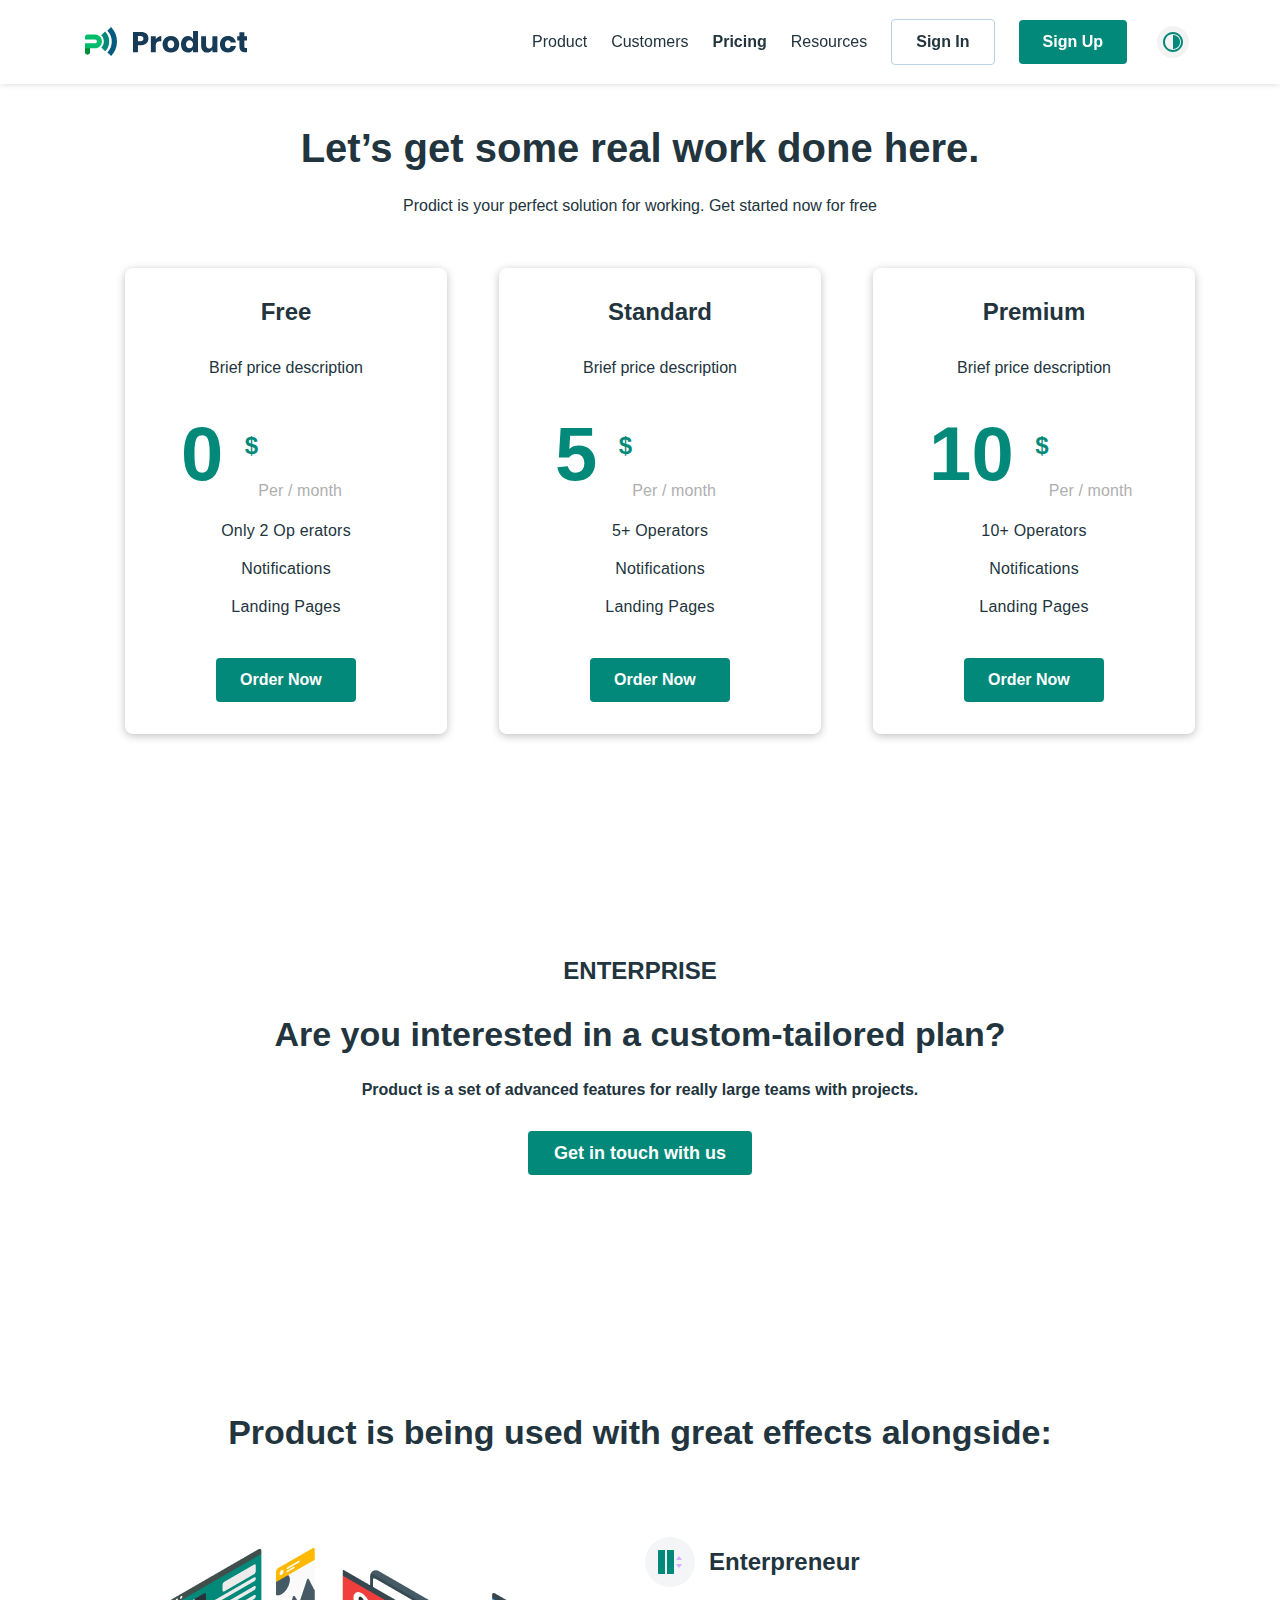
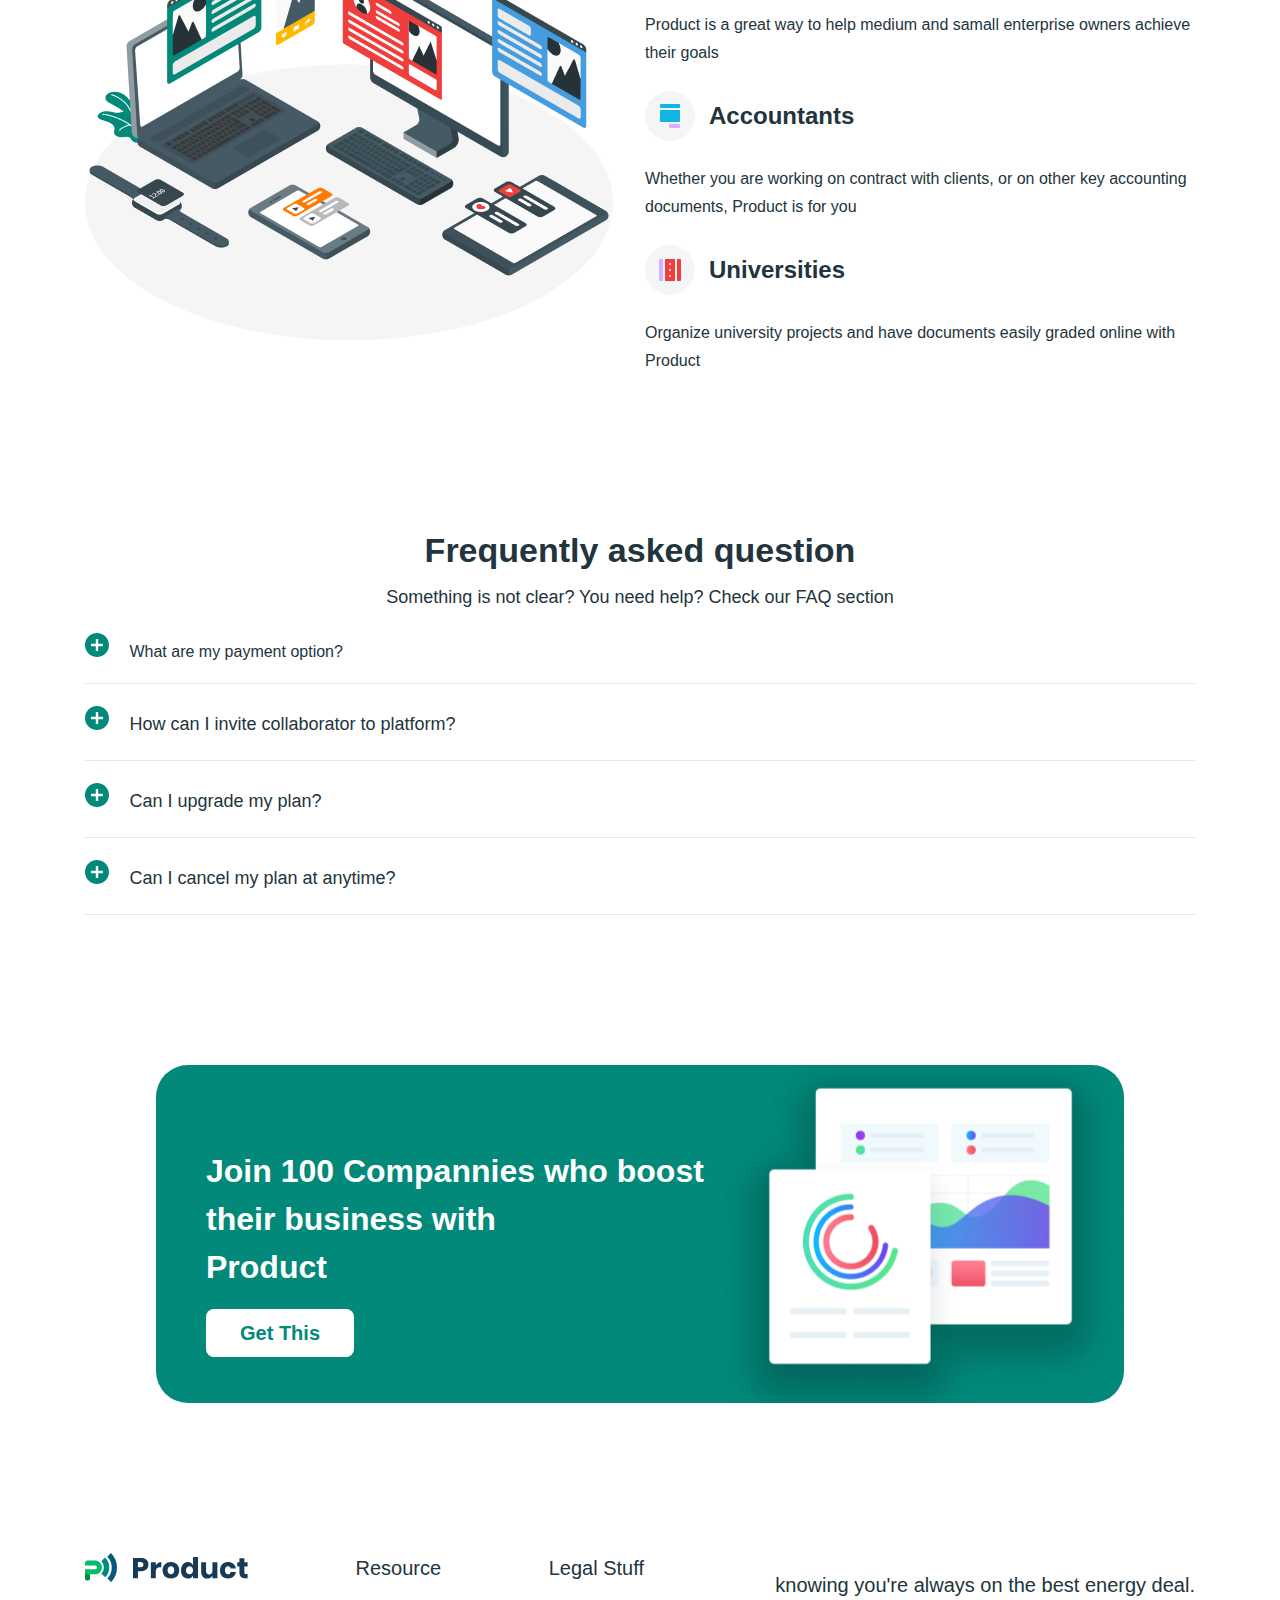
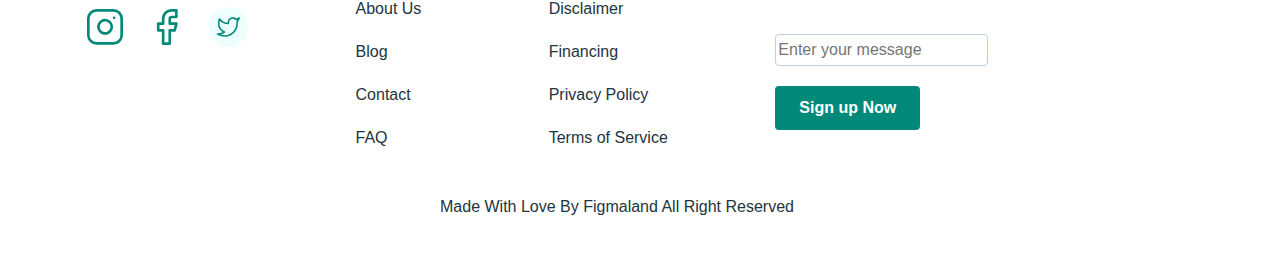
<file: pricing.html>
<!DOCTYPE html>
<html lang="en">
  <head>
    <meta charset="UTF-8" />
    <meta http-equiv="X-UA-Compatible" content="IE=edge" />
    <meta name="viewport" content="width=device-width, initial-scale=1.0" />
    <link rel="stylesheet" href="../css/main.css" />
    <!-- <link rel="stylesheet" href="./css/min.main.css"> -->
    <link rel="stylesheet" href="./css/pricing.css" />
    <!-- <link rel="stylesheet" href="./css/min.pricing.css"> -->
    <title>Pricing</title>
  </head>
  <body>
    <header class="site-header">
      <div class="container">
        <div class="site-header__inner">
          <a class="logo" href="./index.html">
            <img
              class="logo__img"
              src="./images/logo.svg"
              alt="Site logo"
              width="162"
              height="30"
            />
          </a>
          <nav class="navbar">
            <ul class="navbar__list">
              <li class="navbar__item">
                <a class="navbar__link" href="./index.html"> Product </a>
              </li>
              <li class="navbar__item">
                <a class="navbar__link" href="./customers.html"> Customers </a>
              </li>
              <li class="navbar__item">
                <a
                  class="navbar__link navbar__link--active"
                  href="./pricing.html"
                >
                  Pricing
                </a>
              </li>
              <li class="navbar__item">
                <a class="navbar__link" href="./resources.html"> Resources </a>
              </li>
              <li class="navbar__item">
                <a class="navbar__link main-btn login-btn" href="#">
                  Sign In
                </a>
              </li>
              <li class="navbar__item">
                <a class="navbar__link main-btn regiter-btn" href="#">
                  Sign Up
                </a>
              </li>
              <li class="navbar__item">
                <button class="mode-btn">
                  <img
                    src="./images/mode-logo.svg"
                    alt="Mode button"
                    width="32"
                    height="32"
                  />
                </button>
              </li>
            </ul>
          </nav>
          <button class="menu-btn">
            <img
              src="./images/menu.svg"
              alt="Menu button"
              width="28"
              height="31"
            />
          </button>
        </div>
      </div>
    </header>
    <main class="site-main">
      <h1 class="visually-hidden">Lorem ipsum dolor sit amet.</h1>
      <section class="price pricing">
        <div class="container">
          <div class="price__inner">
            <div class="pricing__text-box">
              <h2 class="price__title pricing__title">PRICING</h2>
              <p class="price__text pricing__text-1">
                Let’s get some real work done here.
              </p>
              <p class="pricing__text-2">
                Prodict is your perfect solution for working. Get started now
                for free
              </p>
            </div>
            <ul class="price__list">
              <li class="price__item">
                <h3 class="price__name">Free</h3>
                <div class="price__description">
                  <p class="price__desc">Brief price description</p>
                  <em class="price__price"
                    >0 <sup class="price__sup">$</sup
                    ><sub class="price__sub">Per / month</sub>
                  </em>
                  <p class="price__operator">Only 2 Op erators</p>
                  <p class="price__notification">Notifications</p>
                  <p class="price__landing-page">Landing Pages</p>
                  <a class="price__link main-btn" href="#">order now</a>
                </div>
              </li>
              <li class="price__item">
                <h3 class="price__name">Standard</h3>
                <div class="price__description">
                  <p class="price__desc">Brief price description</p>
                  <em class="price__price"
                    >5 <sup class="price__sup">$</sup
                    ><sub class="price__sub">Per / month</sub>
                  </em>
                  <p class="price__operator">5+ Operators</p>
                  <p class="price__notification">Notifications</p>
                  <p class="price__landing-page">Landing Pages</p>
                  <a class="price__link main-btn" href="#">order now</a>
                </div>
              </li>
              <li class="price__item">
                <h3 class="price__name">Premium</h3>
                <div class="price__description">
                  <p class="price__desc">Brief price description</p>
                  <em class="price__price"
                    >10 <sup class="price__sup">$</sup
                    ><sub class="price__sub">Per / month</sub>
                  </em>
                  <p class="price__operator">10+ Operators</p>
                  <p class="price__notification">Notifications</p>
                  <p class="price__landing-page">Landing Pages</p>
                  <a class="price__link main-btn" href="#">order now</a>
                </div>
              </li>
            </ul>
          </div>
        </div>
      </section>
      <section class="plan">
        <div class="container">
          <div class="plan__inner">
            <div class="plan__texts">
              <h2 class="plan__title">ENTERPRISE</h2>
              <h3 class="plan__text-1">
                Are you interested in a custom-tailored plan?
              </h3>
              <h4 class="plann__text-2">
                Product is a set of advanced features for really large teams
                with projects.
              </h4>
            </div>
            <a class="plan__link main-btn" href="#">Get in touch with us</a>
          </div>
        </div>
      </section>
      <section class="effect">
        <div class="container">
          <div class="effect__inner">
            <h2 class="effect__title">
              Product is being used with great effects alongside:
            </h2>
            <div class="effect__content">
              <img
                class="effect__bgi"
                srcset="
                  ../images/effect-bgi.png    1x,
                  ../images/effect-bgi@2x.png 2x
                "
                alt="effect background image"
                width="528"
                height="393"
              />
              <ul class="effect__list">
                <li class="effect__item">
                  <h3 class="effect__item-title enterpreneur">Enterpreneur</h3>
                  <p class="effect__item-text">
                    Product is a great way to help medium and samall enterprise
                    owners achieve their goals
                  </p>
                </li>
                <li class="effect__item">
                  <h3 class="effect__item-title accauntants">Accountants</h3>
                  <p class="effect__item-text">
                    Whether you are working on contract with clients, or on
                    other key accounting documents, Product is for you
                  </p>
                </li>
                <li class="effect__item">
                  <h3 class="effect__item-title universities">Universities</h3>
                  <p class="effect__item-text">
                    Organize university projects and have documents easily
                    graded online with Product
                  </p>
                </li>
              </ul>
            </div>
          </div>
        </div>
      </section>
      <section class="questions">
        <div class="container">
          <div class="questions__inner">
            <h2 class="questions__title">Frequently asked question</h2>
            <p class="questions__desc">
              Something is not clear? You need help? Check our FAQ section
            </p>
            <ul class="questions__list">
              <li class="questions__item">
                <label>
                  What are my payment option?
                  <input
                    class="input-btn"
                    type="checkbox"
                    placeholder="What are my payment option?"
                    aria-label="What are my payment option?"
                  />
                  <p class="questions__text">
                    After creating your account you will have an oppurtunity to
                    create your first project that will be associated withthe
                    collaborators e-mail. An invitation will be sent
                    automatically. Then, invited user will have to confirm his
                    account by e-mail and finish userd onboarding.
                  </p>
                </label>
              </li>
              <li class="questions__item">
                <label class="questions__label">
                  How can I invite collaborator to platform?
                  <input
                    class="input-btn"
                    type="checkbox"
                    placeholder="How can I invite collaborator to platform?"
                    aria-label="How can I invite collaborator to platform?"
                  />
                  <p class="questions__text">
                    After creating your account you will have an oppurtunity to
                    create your first project that will be associated withthe
                    collaborators e-mail.
                  </p>
                </label>
              </li>
              <li class="questions__item">
                <label class="questions__label">
                  Can I upgrade my plan?
                  <input
                    class="input-btn"
                    type="checkbox"
                    placeholder="Can I upgrade my plan?"
                  />
                  <p class="questions__text">
                    After creating your account you will have an oppurtunity to
                    create your first project that will be associated withthe
                    collaborators e-mail.
                  </p>
                </label>
              </li>
              <li class="questions__item">
                <label class="questions__label">
                  Can I cancel my plan at anytime?
                  <input
                    class="input-btn"
                    type="checkbox"
                    placeholder="Can I cancel my plan at anytime?"
                    aria-label="Can I cancel my plan at anytime?"
                  />
                  <p class="questions__text">
                    After creating your account you will have an oppurtunity to
                    create your first project that will be associated withthe
                    collaborators e-mail. An invitation will be sent
                    automatically.
                  </p>
                </label>
              </li>
            </ul>
          </div>
        </div>
      </section>
      <section class="status">
        <div class="container">
          <div class="status__inner">
            <div class="status__texts">
              <h2 class="status__title">
                Join 100 Compannies who boost their business with <br />
                Product
              </h2>
              <a class="status__link" href="#">Get This</a>
            </div>
          </div>
        </div>
      </section>
    </main>
    <footer class="site-footer">
      <div class="container">
        <div class="footer__inner">
          <div class="footer__links">
            <a class="footer__logo-link logo-link logo" href="../index.html">
              <img
                class="logo-link__pic logo__img"
                src="../images/footer-site-logo.svg"
                alt="Site logo"
                width="163"
                height="29"
              />
            </a>
            <ul class="footer__social social">
              <li class="social__item">
                <a class="social__link" href="#">
                  <img
                    class="social__img"
                    src="../images/instagram.svg"
                    alt="Instagram logo"
                    width="40"
                    height="40"
                  />
                </a>
              </li>
              <li class="social__item">
                <a class="social__link" href="#">
                  <img
                    class="social__img"
                    src="../images/facebook.svg"
                    alt="Facebook logo"
                    width="40"
                    height="40"
                  />
                </a>
              </li>
              <li class="social__item">
                <a class="social__link" href="#">
                  <img
                    class="social__img"
                    src="../images/twitter.svg"
                    alt="Twitter logo"
                    width="40"
                    height="40"
                  />
                </a>
              </li>
            </ul>
          </div>
          <ul class="footer__list">
            <li class="footer__item">
              <strong class="footer__strong">Resource</strong>
            </li>
            <li class="footer__item">
              <a class="footer__link" href="#">About Us</a>
            </li>
            <li class="footer__item">
              <a class="footer__link" href="#">Blog</a>
            </li>
            <li class="footer__item">
              <a class="footer__link" href="#">Contact</a>
            </li>
            <li class="footer__item">
              <a class="footer__link" href="#">FAQ</a>
            </li>
          </ul>
          <ul class="footer__list">
            <li class="footer__item">
              <strong class="footer__strong">Legal Stuff</strong>
            </li>
            <li class="footer__item">
              <a class="footer__link" href="#">Disclaimer</a>
            </li>
            <li class="footer__item">
              <a class="footer__link" href="#">Financing</a>
            </li>
            <li class="footer__item">
              <a class="footer__link" href="#">Privacy Policy</a>
            </li>
            <li class="footer__item">
              <a class="footer__link" href="#">Terms of Service</a>
            </li>
          </ul>
          <form
            class="footer__form"
            action="https://echo.htmlacademy.ru"
            method="post"
            autocomplete="on"
          >
            <h2 class="footer__title">
              knowing you're always on the best energy deal.
            </h2>
            <input
              class="footer__input"
              type="text"
              name="message"
              placeholder="Enter your message"
            />
            <button class="footer__submit-btn main-btn" type="submit">
              Sign up Now
            </button>
          </form>
        </div>
        <div class="footer__small-box">
          <small class="footer__small"
            >Made With Love By Figmaland All Right Reserved</small
          >
        </div>
      </div>
    </footer>
    <script src="../js/main.js"></script>
  </body>
</html>
</file>
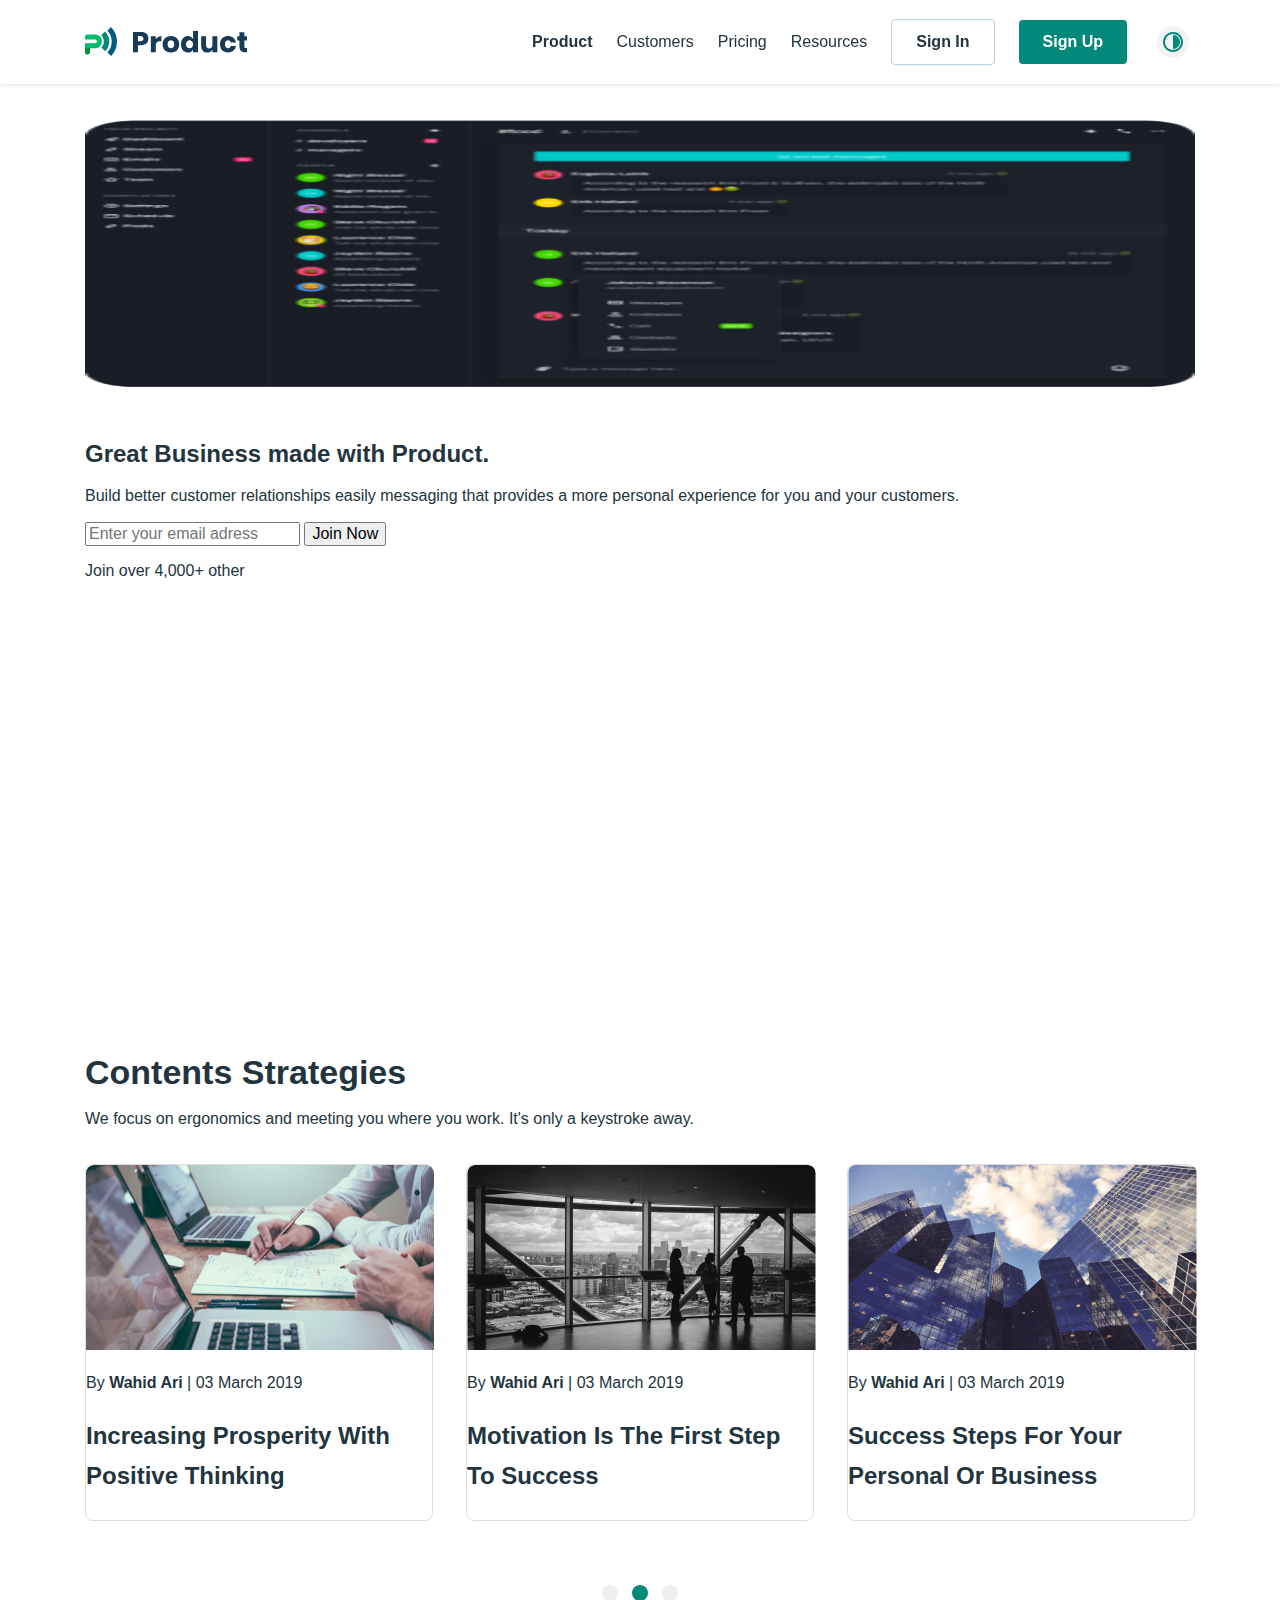
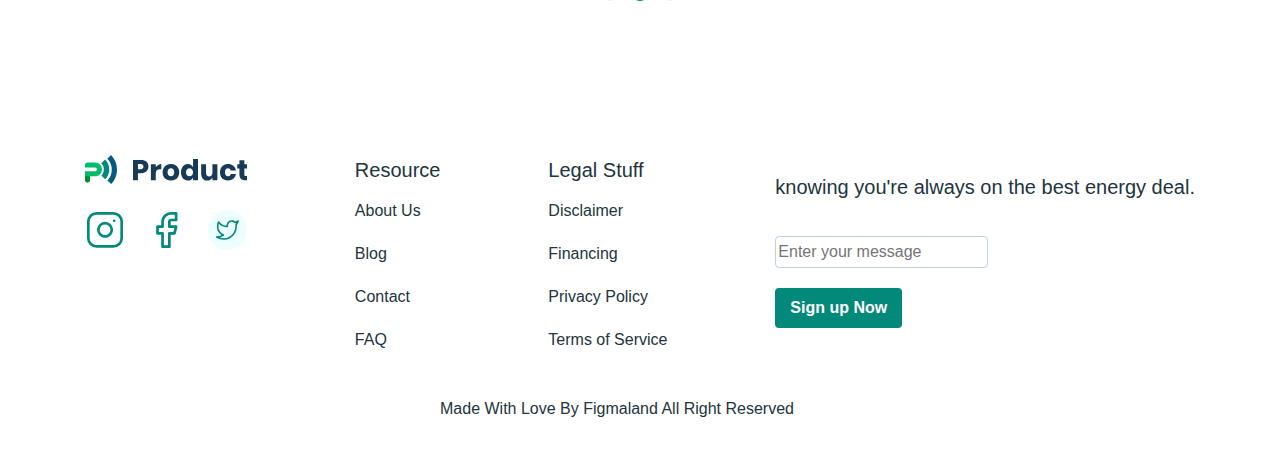
<file: resources.html>
<!DOCTYPE html>
<html lang="en">
  <head>
    <meta charset="UTF-8" />
    <meta http-equiv="X-UA-Compatible" content="IE=edge" />
    <meta name="viewport" content="width=device-width, initial-scale=1.0" />
    <link rel="stylesheet" href="./css/nomalize.css" />
    <link rel="stylesheet" href="./css/main.css" />
    <!-- <link rel="stylesheet" href="./css/min.main.css"> -->
    <link rel="stylesheet" href="./css/resources.css">
    <title>Product</title>
  </head>
  <body>
    <header class="site-header">
      <div class="container">
        <div class="site-header__inner">
          <a class="logo" href="./index.html">
            <img
              class="logo__img"
              src="./images/logo.svg"
              alt="Site logo"
              width="162"
              height="30"
            />
          </a>
          <nav class="navbar">
            <ul class="navbar__list">
              <li class="navbar__item">
                <a
                  class="navbar__link navbar__link--active"
                  href="./index.html"
                >
                  Product
                </a>
              </li>
              <li class="navbar__item">
                <a class="navbar__link" href="./customers.html">Customers</a>
              </li>
              <li class="navbar__item">
                <a class="navbar__link" href="./pricing.html">Pricing</a>
              </li>
              <li class="navbar__item">
                <a class="navbar__link" href="./resources.html">Resources</a>
              </li>
              <li class="navbar__item">
                <a class="navbar__link main-btn login-btn" href="#">
                  Sign In
                </a>
              </li>
              <li class="navbar__item">
                <a class="navbar__link main-btn regiter-btn" href="#">
                  Sign Up
                </a>
              </li>
              <li class="navbar__item">
                <button class="mode-btn">
                  <img
                    src="./images/mode-logo.svg"
                    alt="Mode button"
                    width="32"
                    height="32"
                  />
                </button>
              </li>
            </ul>
          </nav>
          <button class="menu-btn">
            <img
              src="./images/menu.svg"
              alt="Menu button"
              width="28"
              height="31"
            />
          </button>
        </div>
      </div>
    </header>
    <main class="site-main">
      <h1 class="visually-hidden">Lorem ipsum dolor sit amet.</h1>
      <section class="made">
        <div class="container">
          <div class="made__inner">
            <div class="made__content">
              <div class="made__text-inner">
                <h2 class="made__title">Great Business made with Product.</h2>
                <p class="made__text">
                  Build better customer relationships easily messaging that
                  provides a more personal experience for you and your
                  customers.
                </p>
              </div>
              <form action="echo.htmlacademy.ru" method="post">
                <input
                  class="made__input"
                  type="email"
                  name="email"
                  id="userEmail"
                  placeholder="Enter your email adress"
                  aria-label="Enter your email adress"
                />
                <button class="made-btn" type="submit">Join Now</button>
              </form>
              <div class="made__joins">
                <span class="made__avatar"></span>
                <span class="made__avatar"></span>
                <span class="made__avatar"></span>
              </div>
              <p class="made__join-info">
                Join over <span class="made__green-span">4,000</span
                ><span class="made__fialetvy-span">+</span> other
              </p>
            </div>
          </div>
        </div>
      </section>
      <section class="content">
        <div class="container">
          <div class="content__inner">
            <h2 class="content__title">Contents Strategies</h2>
            <p class="content__text">
              We focus on ergonomics and meeting you where you work. It's only a
              keystroke away.
            </p>
            <ul class="content__list">
              <li class="content__item">
                <img
                  class="content__pic"
                  srcset="
                    ../images/increasing-thinking.png,
                    ../images/increasing-thinking@2x.png
                  "
                  alt="increasing thinking in job"
                />
                <span class="content__span"
                  >By <span class="content__bold">Wahid Ari</span> |
                  <time class="content__time" datetime="2019-03-03"
                    >03 March 2019
                  </time>
                </span>
                <h3 class="content__desc">
                  Increasing Prosperity With Positive Thinking
                </h3>
              </li>
              <li class="content__item">
                <img
                  class="content__pic"
                  srcset="../images/motivation.png, ../images/motivation@2x.png"
                  alt="motivation first step"
                />
                <span class="content__span"
                  >By <span class="content__bold">Wahid Ari</span> |
                  <time class="content__time" datetime="2019-03-03"
                    >03 March 2019</time
                  >
                </span>
                <h3 class="content__desc">
                  Motivation Is The First Step To Success
                </h3>
              </li>
              <li class="content__item">
                <img
                  class="content__pic"
                  srcset="
                    ../images/personal-buisness.png,
                    ../images/personal-buisness.png
                  "
                  alt="high building image"
                />
                <span class="content__span"
                  >By <span class="content__bold">Wahid Ari</span> |
                  <time class="content__time" datetime="2019-03-03"
                    >03 March 2019</time
                  >
                </span>
                <h3 class="content__desc">
                  Success Steps For Your Personal Or Business
                </h3>
              </li>
            </ul>
            <div class="content__controller">
              <span class="content__circle"></span>
              <span class="content__circle active-circle"></span>
              <span class="content__circle"></span>
            </div>
          </div>
        </div>
      </section>
    </main>
    <footer class="site-footer footer">
      <div class="container">
        <div class="footer__inner">
          <div class="footer__links">
            <a class="footer__logo-link logo-link logo" href="./index.html">
              <img
                class="logo__img"
                src="./images/logo.svg"
                alt="Site logo"
                width="162"
                height="30"
              />
            </a>
            <ul class="footer__social social">
              <li class="social__item">
                <a class="social__link" href="#">
                  <img
                    class="social__img"
                    src="./images/instagram.svg"
                    alt="Instagram logo"
                    width="40"
                    height="40"
                  />
                </a>
              </li>
              <li class="social__item">
                <a class="social__link" href="#">
                  <img
                    class="social__img"
                    src="./images/facebook.svg"
                    alt="Facebook logo"
                    width="40"
                    height="40"
                  />
                </a>
              </li>
              <li class="social__item">
                <a class="social__link" href="#">
                  <img
                    class="social__img"
                    src="./images/twitter.svg"
                    alt="Twitter logo"
                    width="40"
                    height="40"
                  />
                </a>
              </li>
            </ul>
          </div>
          <ul class="footer__list">
            <li class="footer__item">
              <strong class="footer__strong">Resource</strong>
            </li>
            <li class="footer__item">
              <a class="footer__link" href="#">About Us</a>
            </li>
            <li class="footer__item">
              <a class="footer__link" href="#">Blog</a>
            </li>
            <li class="footer__item">
              <a class="footer__link" href="#">Contact</a>
            </li>
            <li class="footer__item">
              <a class="footer__link" href="#">FAQ</a>
            </li>
          </ul>
          <ul class="footer__list">
            <li class="footer__item">
              <strong class="footer__strong">Legal Stuff</strong>
            </li>
            <li class="footer__item">
              <a class="footer__link" href="#">Disclaimer</a>
            </li>
            <li class="footer__item">
              <a class="footer__link" href="#">Financing</a>
            </li>
            <li class="footer__item">
              <a class="footer__link" href="#">Privacy Policy</a>
            </li>
            <li class="footer__item">
              <a class="footer__link" href="#">Terms of Service</a>
            </li>
          </ul>
          <form
            class="footer__form"
            action="https://echo.htmlacademy.ru"
            method="post"
            autocomplete="on"
          >
            <h2 class="footer__title">
              knowing you're always on the best energy deal.
            </h2>
            <input
              class="footer__input"
              type="text"
              name="message"
              placeholder="Enter your message"
            />
            <button class="footer__submit-btn main-btn" type="submit">
              Sign up Now
            </button>
          </form>
        </div>
        <div class="footer__small-box">
          <small class="footer__small"
            >Made With Love By Figmaland All Right Reserved</small
          >
        </div>
      </div>
    </footer>
    <script src="./js/main.js"></script>
  </body>
</html>
</file>
<file: css/main.css>
/*******************************/
/*****     FONTS START     *****/
/*******************************/

@font-face {
  font-family: "Poppins";
  src: url("fonts/Poppins-Bold.woff2") format("woff2"),
    url("fonts/Poppins-Bold.woff") format("woff");
  font-weight: bold;
  font-style: normal;
  font-display: swap;
}

@font-face {
  font-family: "Poppins";
  src: url("../fonts/Poppins-Medium.woff2") format("woff2"),
    url("../fonts/Poppins-Medium.woff") format("woff");
  font-weight: 500;
  font-style: normal;
  font-display: swap;
}

@font-face {
  font-family: "Poppins";
  src: url("../fonts/Poppins-Regular.woff2") format("woff2"),
    url("../fonts/Poppins-Regular.woff") format("woff");
  font-weight: normal;
  font-style: normal;
  font-display: swap;
}

@font-face {
  font-family: "Poppins";
  src: url("../fonts/Poppins-SemiBold.woff2") format("woff2"),
    url("../fonts/Poppins-SemiBold.woff") format("woff");
  font-weight: 600;
  font-style: normal;
  font-display: swap;
}

/*******************************/
/*****       FONTS END     *****/
/*******************************/

/*******************************/
/*****  GENERAL CSS START  *****/
/*******************************/
:root {
  --main-bg-color: #fff;
  --main-text-color: #22343d;
  --main-bg-product: url("../images/product-bgi.png");
  --main-bg-process: url("../images/process-bgi.png");
}

.dark {
  --main-bg-color: #1f2e35;
  --main-text-color: #fff;
  --main-bg-product: url("../images/product-bgi-dark.png");
  --main-bg-process: url("../images/process-bgi-dark.png");
}

html {
  height: 100%;
  scroll-behavior: smooth;
}

*,
*::after,
*::before {
  box-sizing: border-box;
}

body {
  display: flex;
  flex-direction: column;
  height: 100%;
  margin: 0;
  padding: 0;
  font-family: "Arial", sans-serif;
  background-color: var(--main-bg-color);
  color: var(--main-text-color);
}

main {
  flex-grow: 1;
}

img {
  vertical-align: middle;
  object-fit: cover;
}

.visually-hidden {
  position: absolute;
  width: 1px;
  height: 1px;
  margin: -1px;
  padding: 0;
  overflow: hidden;
  border: 0;
  clip: rect(0 0 0 0);
}

.container {
  width: 100%;
  max-width: 1150px;
  margin: 0 auto;
  padding: 0 20px;
}

/*******************************/
/*****   GENERAL CSS END   *****/
/*******************************/

/*******************************/
/*****     HEADER START    *****/
/*******************************/
body {
  padding-top: 70px;
}

.site-header {
  position: fixed;
  top: 0;
  z-index: 10;
  padding: 19px 0;
  width: 100%;
  background-color: var(--main-bg-color);
  box-shadow: 0px -2px 8px rgba(0, 0, 0, 0.25);
  overflow: hidden;
}

.site-header__inner {
  position: relative;
  display: flex;
  align-items: center;
}

.navbar {
  margin-left: auto;
}

.navbar-mobile {
  flex-direction: column;
}

.navbar__list {
  display: flex;
  align-items: center;
  margin: 0;
  padding: 0;
  list-style-type: none;
}

.navbar__item + .navbar__item {
  margin-left: 24px;
}

.navbar__link {
  font-weight: 400;
  font-size: 16px;
  line-height: 28px;
  color: var(--main-text-color);
  text-decoration: none;
}

.navbar__link--active {
  font-weight: 600;
}

.main-btn {
  display: inline-block;
  padding: 10px 24px;
  background-color: #02897a;
  border-radius: 4px;
  font-weight: 600;
  font-size: 16px;
  line-height: 24px;
  color: #fff;
  text-decoration: none;
}

.login-btn {
  color: var(--main-text-color);
  background-color: transparent;
  border: 1px solid #bcd0e5;
}

.regiter-btn {
  color: #fff;
}

.mode-btn {
  border: none;
  background-color: transparent;
}

.menu-btn {
  display: none;
  border: none;
  background-color: transparent;
}

@media only screen and (max-width: 576px) {
  .navbar {
    display: none;
  }

  .menu-btn {
    display: block;
    margin-left: auto;
  }
  .login-btn {
    display: none;
  }

  .regiter-btn {
    display: none;
  }
}

/*******************************/
/*****      HEADER END     *****/
/*******************************/

/*******************************/
/*****      HERO START     *****/
/*******************************/

.hero__inner {
  padding: 145px 0 220px;
  background-image: url("../images/hero-bgi.png");
  /* background-size: 100%; */
  background-repeat: no-repeat;
  background-position: top 45px right;
}

.hero__content {
  width: 100%;
  max-width: 450px;
}

.hero__title {
  margin: 0;
  padding: 0;
  font-weight: 700;
  font-size: 40px;
  line-height: 60px;
  color: var(--main-text-color);
}

.hero__text {
  margin: 18px 0 0;
  font-weight: 400;
  font-size: 18px;
  line-height: 28px;
  color: var(--main-text-color);
}

.hero__links {
  margin: 45px 0 0;
  display: flex;
  align-items: center;
}

.hero__link {
  padding: 15px 40px;
  font-weight: 700;
}

.hero__play-link {
  margin: 0 0 0 30px;
  font-weight: 600;
  font-size: 16px;
  line-height: 24px;
  text-decoration-line: underline;
  color: #02897a;
}

.hero__play-link::before {
  display: inline-block;
  content: "";
  width: 20px;
  height: 20px;
  margin: 0 9px 0;
  background-image: url("../images/play-icon.svg");
  background-repeat: no-repeat;
}

/*******************************/
/*****     MOBILE DEVICE   *****/
/*******************************/

@media only screen and (max-width: 576px) {
  .hero {
    padding: 30px 0 0;
  }

  .hero__inner {
    padding: 350px 0 115px;
    background-position: top center;
    background-size: 338px 310px;
  }

  .hero__content {
    margin: 0 auto;
  }

  .hero__title {
    font-size: 36px;
    text-align: center;
  }

  .hero__text {
    text-align: center;
  }

  .hero__links {
    justify-content: center;
  }
}

@media only screen and (max-width: 440px) {
  .hero__inner {
    background-position: top center;
    background-size: 100% 310px;
  }

  .hero__title {
    font-size: 32px;
  }
}

@media only screen and (max-width: 365px) {
  .hero__inner {
    background-size: 100%;
    overflow: hidden;
  }

  .hero__title {
    font-size: 28px;
    line-height: 40px;
  }

  .hero__link {
    padding: 8px 16px;
    margin-right: 10px;
    font-size: 14px;
  }

  .hero__play-link {
    font-size: 14px;
  }
}

/*******************************/
/*****       HERO END      *****/
/*******************************/

/*******************************/
/*****     PRODUCT START   *****/
/*******************************/

.product {
  padding: 110px 0 0;
  background-image: var(--main-bg-product);
  background-repeat: no-repeat;
  background-position: center bottom;
}

.product__content {
  padding-bottom: 90px;
}

.product__title-div {
  width: 100%;
  max-width: 480px;
  margin: 0 auto;
}

.product__title {
  margin: 0;
  padding: 0;
  font-weight: 700;
  font-size: 32px;
  line-height: 48px;
  color: var(--main-text-color);
  text-align: center;
}

.product__list {
  margin: 57px 0 0;
  padding: 0;
  display: flex;
  align-items: center;
  justify-content: space-between;
  list-style-type: none;
}

.product__item {
  width: 100%;
  max-width: 240px;
}

.click::before {
  display: block;
  content: "";
  width: 100%;
  max-width: 55px;
  height: 55px;
  margin: 0 0 30px 0;
  background-image: url("../images/click-icon.svg");
  background-repeat: no-repeat;
}

.design::before {
  display: block;
  content: "";
  width: 100%;
  max-width: 55px;
  height: 55px;
  margin: 0 0 30px 0;
  background-image: url("../images/design-icon.svg");
  background-repeat: no-repeat;
}

.preference::before {
  display: block;
  content: "";
  width: 100%;
  max-width: 55px;
  height: 55px;
  margin: 0 0 30px 0;
  background-image: url("../images//preference-icon.svg");
  background-repeat: no-repeat;
}

.time::before {
  display: block;
  content: "";
  width: 100%;
  max-width: 55px;
  height: 55px;
  margin: 0 0 30px 0;
  background-image: url("../images/time-icon.svg");
  background-repeat: no-repeat;
}

.product__name {
  margin: 0;
  padding: 0;
  font-weight: 600;
  font-size: 22px;
  line-height: 33px;
  color: var(--main-text-color);
}

.product__text {
  margin: 13px 0 0;
  font-weight: 400;
  font-size: 16px;
  line-height: 26px;
  color: var(--main-text-color);
}

.product__link {
  width: 100%;
  max-width: 180px;
  display: block;
  margin: 35px auto 90px;
  padding: 15px 33px;
  text-transform: uppercase;
  text-align: center;
  text-decoration: none;
}

/*******************************/
/*****     MOBILE DEVICE   *****/
/*******************************/

@media only screen and (max-width: 576px) {
  .product__content {
    padding-bottom: 43px;
  }

  .product__title {
    text-align: center;
  }

  .product__list {
    margin-top: 50px;
    flex-wrap: wrap;
    justify-content: center;
    padding: 0 30px;
  }

  .product__item {
    width: 240px;
    margin-bottom: 32px;
  }

  .product__item::before {
    margin: 0 auto 24px;
  }

  .product__name {
    text-align: center;
  }

  .product__text {
    text-align: center;
  }
}

@media only screen and (max-widht: 360px) {
  .product {
    padding-top: 90px;
  }

  .product__list {
    padding: 0;
  }

  .product__name {
    font-style: 18px;
  }

  .product__text {
    font-style: 14px;
  }
}

/*******************************/
/*****      PRODUCT END    *****/
/*******************************/

/*******************************/
/*****   MANAGEMANT START  *****/
/*******************************/

.managemant {
  padding: 150px 0 0;
}

.managemant__inner {
  background-image: url("../images/images-folder-img.png");
  background-repeat: no-repeat;
  background-position: top 150px right;
}

.managemant__content {
  width: 100%;
  max-width: 480px;
  padding: 170px 0 40px 0;
}

.small {
  display: inline-block;
  font-weight: 600;
  font-size: 16px;
  line-height: 24px;
  color: var(--main-text-color);
}

.managemant__title {
  margin: 8px 0 0;
  padding: 0;
  font-weight: 700;
  font-size: 32px;
  line-height: 48px;
  color: var(--main-text-color);
}

.managemant__list {
  margin: 130px 0 0;
  padding: 0;
  list-style-type: none;
}

.managemant__item ~ .managemant__item {
  margin: 25px 0 0;
}

.managemant__name {
  font-weight: 600;
  font-size: 16px;
  line-height: 26px;
  color: var(--main-text-color);
}

.managemant__text {
  font-weight: 400;
  font-size: 16px;
  line-height: 26px;
  color: var(--main-text-color);
}

@media only screen and (max-width: 576px) {
  .managemant {
    padding-top: 95px;
    padding-bottom: 50px;
  }

  .managemant__inner {
    background-size: 100% 306px;
    background-position: top 95px center;
    overflow: hidden;
  }

  .managemant__content {
    padding-top: 450px;
  }

  .managemant__list {
    margin-top: 16px;
  }
}

@media only screen and (max-width: 365px) {
  .managemant__inner {
    background-position: top 95px center;
    overflow: hidden;
  }
}

/*******************************/
/*****     MANAGEMENT END  *****/
/*******************************/

/*******************************/
/*****    CUSTOEMER START  *****/
/*******************************/

.customer {
  padding: 140px 0 37px;
}

.customer__inner {
  display: flex;
  align-items: center;
  justify-content: space-between;
  padding-bottom: 120px;
  background-image: url("../images/laptop.png");
  background-repeat: no-repeat;
  background-position: top left;
}

.customer__content {
  padding-top: 36px;
  width: 486px;
  transform: translateX(630px);
}

.customer__title {
  margin: 0;
  margin-top: 8px;
  padding: 0;
  font-weight: 700;
  font-size: 32px;
  line-height: 48px;
  color: var(--main-text-color);
}

.customer__text {
  margin: 0;
  padding: 0;
  font-weight: 400;
  font-size: 16px;
  line-height: 26px;
  color: var(--main-text-color);
}

.customer__list {
  width: 100%;
  max-width: 486px;
  margin: 30px 0 0;
  padding: 0;
  list-style-type: none;
}

.customer__item {
  position: relative;
  width: 100%;
  max-width: 486px;
}

.customer__item ~ .collobrate__item {
  margin: 0 0 30px 0;
}

.customer__desc {
  margin-left: 75px;
  font-weight: 400;
  font-size: 16px;
  line-height: 26px;
  color: var(--main-text-color);
}

.tick-yellow::before {
  position: absolute;
  top: 5px;
  display: inline-block;
  content: "";
  width: 100%;
  max-width: 55px;
  height: 55px;
  margin: 0 30px 0 0;
  background-image: url("../images/tick-orange.svg");
  background-repeat: no-repeat;
}

.tick-red::before {
  position: absolute;
  top: 5px;
  display: inline-block;
  content: "";
  width: 55px;
  height: 55px;
  margin: 0 30px 0 0;
  background-image: url("../images/tick-red.svg");
  background-repeat: no-repeat;
}

.tick-blue::before {
  position: absolute;
  top: 5px;
  display: inline-block;
  content: "";
  width: 100%;
  max-width: 55px;
  height: 55px;
  margin: 0 30px 0 0;
  background-image: url("../images/tick-blue.svg");
  background-repeat: no-repeat;
}

/*******************************/
/*****    MOBILE DEVICE    *****/
/*******************************/

@media only screen and (max-width: 576px) {
  .customer {
    padding-top: 97px;
  }

  .customer__inner {
    display: block;
    padding-top: 100px;
    background-size: 100% 320px;
  }

  .customer__content {
    width: 100%;
    max-width: 350px;
    padding-top: 405px;
    transform: none;
  }
}
/*******************************/
/*****    CUSTOMER END     *****/
/*******************************/

/*******************************/
/*****  COLLOBRATE START   *****/
/*******************************/

.collobrate {
  padding: 150px 0 0;
}

.collobrate__inner {
  display: flex;
  align-items: center;
  justify-content: space-between;
  background-image: url("../images/images-folder-img.png");
  background-repeat: no-repeat;
  background-position: right center;
}

.collobrate__content {
  padding-top: 30px;
  width: 480px;
}

.collobrate__title {
  margin: 8px 0 0;
  padding: 0;
  font-weight: 700;
  font-size: 32px;
  line-height: 48px;
  color: var(--main-text-color);
}

.collobrate__text {
  margin: 23px 0 0;
  font-weight: 400;
  font-size: 16px;
  line-height: 26px;
  color: var(--main-text-color);
}

.collobrate__list {
  margin: 30px 0 0;
  padding: 0;
  list-style-type: none;
}

.collobrate__item ~ .collobrate__item {
  margin: 25px 0 0;
}

/* .collobrate__bgi {
  margin: 0 0 0 84px;
  background-image: url("../images/laptop.png");
  background-repeat: no-repeat; 
}*/

/*******************************/
/*****   MOBILE DEVICE     *****/
/*******************************/

@media ONLY screen and (max-width: 576px) {
  .collobrate {
    padding-top: 97px;
  }

  .collobrate__inner {
    padding-top: 440px;
    background-size: 350px 292px;
    background-position: top center;
  }
}

@media only screen and (max-width: 410px) {
  .collobrate__inner {
    background-size: 100% 250px;
  }
}

/*******************************/
/*****   COLLOBRATE END    *****/
/*******************************/

/*******************************/
/*****    PROCESS START    *****/
/*******************************/

.process {
  padding: 150px 0 0;
  background-image: var(--main-bg-process);
  background-repeat: no-repeat;
  background-position: top 152px center;
}

.process__texts {
  width: 100%;
  max-width: 540px;
  margin: 0 auto;
  padding: 52px 0 0;
}

.process__title {
  margin: 0;
  padding: 0;
  font-weight: 700;
  font-size: 32px;
  line-height: 48px;
  text-align: center;
  color: var(--main-text-color);
}

.process__desc {
  margin: 16px 0 0;
  font-weight: 500;
  font-size: 16px;
  line-height: 26px;
  text-align: center;
  color: #22343d;
}

.process__list {
  margin: 10px 0 0;
  padding: 0;
  display: flex;
  align-items: center;
  justify-content: space-between;
  list-style-type: none;
}

.process__item + .process__item {
  margin: 0px 178px 0 0;
}

.process__sublist {
  list-style-type: none;
}

.process__subitem {
  width: 100%;
  max-width: 400px;
  display: flex;
  align-items: center;
  justify-content: space-between;
}

.row-reverse {
  margin: 24px 0 0;
  flex-direction: row-reverse;
}

.process__subtext + .process__subtext {
  padding: 15px 24px;
}

.process__link {
  width: 100%;
  max-width: 216px;
  display: block;
  margin: 48px auto 0;
  padding: 15px 30px;
  font-weight: 700;
  font-size: 16px;
  line-height: 24px;
  text-align: center;
}

/*******************************/
/*****   MOBILE DEVICE     *****/
/*******************************/

@media only screen and (max-width: 576px) {
  .process {
    padding-top: 80px;
  }

  .process__title {
    padding-top: 75px;
  }

  .process__list {
    display: block;
  }

  .process__item + .process__item {
    display: block;
    margin: 0;
  }

  .process__sublist {
    margin: 0 auto;
    padding: 0;
    width: 100%;
    max-width: 340px;
  }

  .row-responsive {
    flex-direction: row;
  }

  .row-reverse-responsive {
    flex-direction: row-reverse;
  }

  .process__subimg {
    max-width: 100px;
    max-height: 100px;
  }

  .process__subtext {
    max-width: 237px;
    max-height: 65px;
  }
}

@media only screen and (max-width: 360px) {
  .process__subitem {
    flex-wrap: wrap;
  }
}

/*******************************/
/*****     PROCESS END     *****/
/*******************************/

/*******************************/
/*****     CONTENT START   *****/
/*******************************/

.content {
  padding: 150px 0 0;
}

.content__title {
  margin: 0 0 8px;
  padding: 0;
  font-weight: 700;
  font-size: 34px;
  line-height: 51px;
  color: var(--main-text-color);
}

.content__text {
  margin: 0;
  padding: 0;
  font-weight: 500;
  font-size: 16px;
  line-height: 26px;
  color: var(--main-text-color);
}

.content__list {
  display: flex;
  justify-content: space-between;
  margin: 32px 0 0;
  padding: 0;
  list-style-type: none;
}

.content__item {
  width: 100%;
  max-width: 348px;
  background: #ffffff;
  border: 1px solid #ddd;
  border-radius: 8px;
}

.content__item + .content__item {
  margin-left: 32px;
}

.content__pic {
  border-radius: 8px 8px 0px 0px;
}

.content__span {
  width: 100%;
  max-width: 240px;
  display: block;
  margin: 24px 0 0;
  color: #22343d;
}

.content__time {
  color: #22343d;
}

.content__bold {
  font-weight: 700;
  color: #22343d;
}

.content__desc {
  font-weight: 700;
  font-size: 24px;
  line-height: 40px;
  color: #22343d;
}

.content__item:hover .content__desc {
  color: #02897a;
}

.content__controller {
  width: 100%;
  max-width: 77px;
  margin: 64px auto 0;
}

.content__circle {
  display: inline-block;
  width: 100%;
  max-width: 16px;
  height: 16px;
  background-color: #efefef;
  border-radius: 50%;
}

.content__circle ~ .content__circle {
  margin-left: 10px;
}

.active-circle {
  background-color: #02897a;
}

/*******************************/
/*****   MOBILE DEVICE     *****/
/*******************************/

@media only screen and (max-width: 576px) {
  .content {
    padding-top: 100px;
  }

  .content__title {
    text-align: center;
  }

  .content__text {
    text-align: center;
  }

  .content__list {
    display: block;
  }

  .content__item {
    position: relative;
    margin-top: 16px;
    margin-right: auto;
    margin-left: auto;
    padding-top: 200px;
  }

  .content__item + .content__item {
    margin-right: auto;
    margin-left: auto;
  }

  .content__pic {
    position: absolute;
    top: 0;
    margin: 0 auto;
    width: 100%;
    max-width: 348px;
    height: 185px;
  }

  .content__controller {
    display: none;
  }
}

/*******************************/
/*****      CONTENT END     *****/
/*******************************/

/*******************************/
/*****      PRICE START    *****/
/*******************************/

.price {
  padding: 150px 0 0;
}

.price__title {
  margin: 0;
  padding: 0;
  font-weight: 700;
  font-size: 34px;
  line-height: 51px;
  color: var(--main-text-color);
  text-align: center;
}

.price__text {
  margin: 8px 0 0;
  font-weight: 500;
  font-size: 16px;
  line-height: 24px;
  color: var(--main-text-color);
  text-align: center;
}

.price__list {
  display: flex;
  align-items: center;
  justify-content: space-between;
  list-style-type: none;
}

.price__item {
  width: 100%;
  max-width: 322px;
  padding: 24px 0 32px;
  background-color: #ffffff;
  box-shadow: 0px 2px 8px rgba(0, 0, 0, 0.25);
  border-radius: 8px;
}

.price__item:hover {
  background-color: #02897a;
}

.price__description {
  width: 210px;
  margin: 8px auto 0;
}

.price__name {
  margin: 0;
  padding: 0;
  font-weight: 700;
  font-size: 24px;
  line-height: 40px;
  color: #22343d;
  text-align: center;
}

.price__item:hover .price__name {
  color: #fff;
}

.price__item:hover .price__price {
  color: #fff;
}

.price__desc {
  font-weight: 400;
  font-size: 16px;
  line-height: 40px;
  color: #22343d;
  text-align: center;
}

.price__item:hover .price__desc {
  color: #fff;
}

.price__price {
  font-style: normal;
  font-weight: 700;
  font-size: 76px;
  line-height: 100px;
  text-align: center;
  letter-spacing: 0.2px;
  color: #02897a;
}

.price__item:hover .price__price {
  color: #fff;
}

.price__sup {
  font-weight: 700;
  font-size: 24px;
  line-height: 30px;
  letter-spacing: 0.1px;
  color: #02897a;
}

.price__item:hover .price__sup {
  color: #fff;
}

.price__sub {
  font-weight: 400;
  font-size: 16px;
  line-height: 19px;
  letter-spacing: 0.1px;
  color: #afafaf;
}

.price__item:hover .price__sub {
  color: #e0e0e0;
}

.price__operator,
.price__notification,
.price__landing-page {
  margin: 16px 0 0;
  font-weight: 500;
  font-size: 16px;
  line-height: 22px;
  letter-spacing: 0.2px;
  color: #22343d;
  text-align: center;
}

.price__item:hover .price__operator {
  color: #fff;
}

.price__item:hover .price__notification {
  color: #fff;
}

.price__item:hover .price__landing-page {
  color: #fff;
}

.price__link {
  width: 100%;
  max-width: 140px;
  display: block;
  margin: 40px auto 0;
  padding: 11px 18px;
  font-weight: 600;
  font-size: 18px;
  line-height: 22px;
  background-color: #02897a;
  border-radius: 8px;
  text-transform: capitalize;
}

.price__item:hover .price__link {
  color: #02897a;
  background-color: #fff;
}

/*******************************/
/*****   MOBILE DEVICE     *****/
/*******************************/

@media only screen and (max-width: 576px) {
  .price {
    padding-top: 98px;
  }

  .price__list {
    display: block;
    padding: 0;
  }

  .price__item {
    margin: 32px auto 0;
  }
}

/*******************************/
/*****      PRICE END      *****/
/*******************************/

/*******************************/
/*****     MESSAGE START   *****/
/*******************************/

.message {
  padding: 150px 0 0;
}

.message__texts {
  width: 100%;
  max-width: 537px;
  margin: 0 auto;
  text-align: center;
}

.message__title {
  font-weight: 700;
  font-size: 34px;
  line-height: 57px;
  letter-spacing: 0.2px;
  color: var(--main-text-color);
}

.message__desc {
  font-size: 16px;
  line-height: 28px;
  letter-spacing: 0.2px;
  color: var(--main-text-color);
}

.message__list {
  margin: 0;
  padding: 0;
  display: flex;
  align-items: center;
  justify-content: space-between;
  list-style-type: none;
}

.message__item {
  width: 100%;
  max-width: 327px;
  padding: 26px;
  background-color: #ffffff;
  border: 1px solid #dedede;
  border-radius: 5px;
}

.message__stars {
  margin: 28px 0 0;
}

.message__star {
  width: 100%;
  max-width: 19px;
  height: 19px;
  display: inline-block;
  background-image: url("../images/star.svg");
  background-repeat: no-repeat;
  background-size: 100%;
}

.painted {
  display: inline-block;
  background-image: url("../images/star-painted.svg");
}

.message__comment {
  margin: 16px 0;
  font-weight: 400;
  font-size: 16px;
  line-height: 28px;
  letter-spacing: 0.2px;
  color: #737373;
}

.message__user {
  display: flex;
  align-items: center;
}

.message__user-pic {
  border: 1px solid #bdbdbd;
  border-radius: 50%;
}

.message__user-info {
  margin-left: 14px;
}

.message__user-name {
  margin: 0;
  padding: 0;
  font-weight: 600;
  font-size: 16px;
  line-height: 24px;
  letter-spacing: 0.2px;
  color: #02897a;
}

.message__user-job {
  margin: 0;
  padding: 0;
  font-weight: 500;
  font-size: 14px;
  line-height: 24px;
  letter-spacing: 0.2px;
  color: #252b42;
}

/*******************************/
/*****   MOBILE DEVICE     *****/
/*******************************/

@media only screen and (max-width: 576px) {
  .message {
    padding-top: 100px;
  }

  .message__list {
    display: block;
  }
  .message__item {
    margin: 0 auto 32px;
  }
}

/*******************************/
/*****     MESSAGE START   *****/
/*******************************/

/*******************************/
/*****     STATUS START    *****/
/*******************************/

.status {
  padding: 150px 0 0;
}

.status__inner {
  width: 100%;
  max-width: 968px;
  margin: 0 auto;
  padding: 55px 50px;
  background-color: #02897a;
  border-radius: 32px;
  background-image: url("../images/status-bgi.png");
  background-repeat: no-repeat;
  background-position: calc(50% + 280px);
}

.status__texts {
  width: 100%;
  max-width: 510px;
}

.status__title {
  font-weight: 600;
  font-size: 32px;
  line-height: 151.4%;
  color: #ffffff;
}

.status__link {
  padding: 13px 34px;
  border-radius: 8px;
  font-weight: 600;
  font-size: 20px;
  line-height: 30px;
  color: #02897a;
  background-color: #ffffff;
  text-decoration: none;
}

.status__link:hover {
  color: #6cffee;
}

/*******************************/
/*****   MOBILE DEVICE     *****/
/*******************************/

@media only screen and (max-width: 576px) {
  .status {
    padding-top: 100px;
  }

  .status__inner {
    padding-bottom: 350px;
    background-position: bottom center;
    background-size: 351px 331px;
    overflow: hidden;
  }

  .status__title {
    text-align: center;
  }

  .status__link {
    display: block;
    width: 150px;
    margin: 0 auto;
    text-align: center;
    text-decoration: none;
  }
}

/*******************************/
/*****      STATUS END     *****/
/*******************************/

/*******************************/
/*****     FOOTER START    *****/
/*******************************/

.site-footer {
  padding: 150px 0 45px;
}

.footer__inner {
  display: flex;
  justify-content: space-between;
}

.footer__links {
  margin: 0;
  padding: 0;
}

.footer__social {
  margin: 25px 0 0;
  padding: 0;
  display: flex;
  align-items: center;
  justify-content: space-between;
  list-style-type: none;
}

.social__item ~ .social__item {
  margin-left: 16px;
}

.footer__list {
  margin: 0;
  padding: 0;
  list-style-type: none;
}

.footer__item ~ .footer__item {
  margin: 8px 0 0;
  font-weight: 400;
  font-size: 16px;
  line-height: 35px;
  color: var(--main-text-color);
}

.footer__strong {
  font-weight: 500;
  font-size: 20px;
  line-height: 30px;
  color: var(--main-text-color);
}

.footer__link {
  font-weight: 400;
  font-size: 16px;
  line-height: 35px;
  color: var(--main-text-color);
  text-decoration: none;
}

.footer__form {
  margin: 0;
  padding: 0;
}

.footer__title {
  font-weight: 500;
  font-size: 20px;
  line-height: 30px;
  color: var(--main-text-color);
}

.footer__input {
  display: block;
  margin: 34px 0 0;
  background-color: #ffffff;
  border: 1px solid #bcd0e5;
  border-radius: 4px;
  font-size: 16px;
  line-height: 28px;
  color: #bcd0e5;
}

.footer__submit-btn {
  margin: 20px 0 0;
  padding: 8px 15px;
  background-color: #02897a;
  border: none;
  border-radius: 4px;
  font-weight: 700;
  font-size: 16px;
  line-height: 24px;
  text-align: center;
  color: #ffffff;
}

.footer__small-box {
  width: 100%;
  max-width: 400px;
  margin: 37px auto 0;
}

.footer__small {
  font-weight: 400;
  font-size: 16px;
  line-height: 30px;
  color: var(--main-text-color);
  text-align: center;
}

/*******************************/
/*****   MOBILE DEVICE     *****/
/*******************************/

@media only screen and (max-width: 576px) {
  .site-footer {
    padding-top: 100px;
  }

  .footer__inner {
    display: block;
  }

  .footer__links {
    margin: 0 auto;
    width: 163px;
    text-align: center;
  }

  .footer__list {
    display: block;
    margin-top: 32px;
    text-align: center;
  }

  .footer__form {
    margin: 32px auto 0;
    width: 280px;
    text-align: center;
  }

  .footer__title {
    margin-top: 32px;
    text-align: center;
  }

  .footer__input {
    margin: 34px auto 0;
  }

  .footer__submit-btn {
    margin-bottom: 44px;
  }
}

/*******************************/
/*****     FOOTER END     *****/
/*******************************/

/*******************************/
/***  2K 4K SCREEN 2x IMAGE  ***/
/*******************************/

@media only screen and (-webkit-min-device-pixel-ratio: 2),
  only screen and (min--moz-device-pixel-ratio: 2),
  only screen and (-o-min-device-pixel-ratio: 2/1),
  only screen and (min-device-pixel-ratio: 2),
  only screen and (min-resolution: 192dpi),
  only screen and (min-resolution: 2dppx) {
  .dark {
    --main-bg-product: url("../images/product-bgi-dark@2x.png");
    --main-bg-process: url("../images/process-bgi-dark@2x.png");
  }

  .hero__inner {
    background-image: url("../images/hero-bgi@2x.png");
  }

  .product {
    background-image: var(--main-bg-product);
  }

  .managemant__inner {
    background-image: url("../images/documents-img@2x.png");
  }

  .customer__inner {
    background-image: url("../images/laptop@2x.png");
  }

  .collobrate__inner {
    background-image: url("../images/images-folder-img@2x.png");
  }

  .process {
    background-image: var(--main-bg-process);
  }

  .status__inner {
    background-image: url("../images/status-bgi@2x.png");
  }
}
</file>
<file: css/min.main.css>
@font-face{font-family:"Poppins";src:url(fonts/Poppins-Bold.woff2) format("woff2"),url(fonts/Poppins-Bold.woff) format("woff");font-weight:700;font-style:normal;font-display:swap}@font-face{font-family:"Poppins";src:url(../fonts/Poppins-Medium.woff2) format("woff2"),url(../fonts/Poppins-Medium.woff) format("woff");font-weight:500;font-style:normal;font-display:swap}@font-face{font-family:"Poppins";src:url(../fonts/Poppins-Regular.woff2) format("woff2"),url(../fonts/Poppins-Regular.woff) format("woff");font-weight:400;font-style:normal;font-display:swap}@font-face{font-family:"Poppins";src:url(../fonts/Poppins-SemiBold.woff2) format("woff2"),url(../fonts/Poppins-SemiBold.woff) format("woff");font-weight:600;font-style:normal;font-display:swap}:root{--main-bg-color:#fff;--main-text-color:#22343d;--main-bg-product:url(../images/product-bgi.png);--main-bg-process:url(../images/process-bgi.png)}.dark{--main-bg-color:#1f2e35;--main-text-color:#fff;--main-bg-product:url(../images/product-bgi-dark.png);--main-bg-process:url(../images/process-bgi-dark.png)}html{height:100%;scroll-behavior:smooth}*,*::after,*::before{-webkit-box-sizing:border-box;box-sizing:border-box;-webkit-transition:all 0.4s ease;-o-transition:all 0.3s ease;transition:all 0.3s ease}body{display:-webkit-box;display:-ms-flexbox;display:flex;-webkit-box-orient:vertical;-webkit-box-direction:normal;-ms-flex-direction:column;flex-direction:column;height:100%;margin:0;padding:0;font-family:"Arial",sans-serif;background-color:var(--main-bg-color);color:var(--main-text-color)}main{-webkit-box-flex:1;-ms-flex-positive:1;flex-grow:1}img{vertical-align:middle;-o-object-fit:cover;object-fit:cover}.visually-hidden{position:absolute;width:1px;height:1px;margin:-1px;padding:0;overflow:hidden;border:0;clip:rect(0 0 0 0)}.container{width:100%;max-width:1150px;margin:0 auto;padding:0 19px}body{padding-top:70px}.site-header{position:fixed;top:0;z-index:10;padding:19px 0;width:100%;background-color:var(--main-bg-color);-webkit-box-shadow:0 -2px 8px rgba(0,0,0,.25);box-shadow:0 -2px 8px rgba(0,0,0,.25)}.site-header__inner{display:-webkit-box;display:-ms-flexbox;display:flex;-webkit-box-align:center;-ms-flex-align:center;align-items:center}.navbar{margin-left:auto}.navbar__list{display:-webkit-box;display:-ms-flexbox;display:flex;-webkit-box-align:center;-ms-flex-align:center;align-items:center;margin:0;padding:0;list-style-type:none}.navbar__item+.navbar__item{margin-left:24px}.navbar__link{font-weight:400;font-size:16px;line-height:28px;color:var(--main-text-color);text-decoration:none}.navbar__link--active{font-weight:600}.main-btn{display:inline-block;padding:10px 24px;background-color:#02897a;border-radius:4px;font-weight:600;font-size:16px;line-height:24px;color:#fff;text-decoration:none}.login-btn{color:var(--main-text-color);background-color:transparent;border:1px solid #bcd0e5}.regiter-btn{color:#fff}.mode-btn{border:none;background-color:transparent}.menu-btn{display:none;border:none;background-color:transparent}@media only screen and (max-width:576px){.navbar{display:none}.menu-btn{display:block;margin-left:auto}}.hero__inner{padding:145px 0 220px;background-image:url(../images/hero-bgi.png);background-repeat:no-repeat;background-position:top 45px right}.hero__content{width:100%;max-width:450px}.hero__title{margin:0;padding:0;font-weight:700;font-size:40px;line-height:60px;color:var(--main-text-color)}.hero__text{margin:18px 0 0;font-weight:400;font-size:18px;line-height:28px;color:var(--main-text-color)}.hero__links{margin:45px 0 0}.hero__link{padding:15px 40px;font-weight:700}.hero__play-link{margin:0 0 0 30px;font-weight:600;font-size:16px;line-height:24px;-webkit-text-decoration-line:underline;text-decoration-line:underline;color:#02897a}.hero__play-link::before{display:inline-block;content:"";width:100%;max-width:20px;height:20px;margin:0 9px 0;background-image:url(../images/play-icon.svg);background-repeat:no-repeat}@media only screen and (max-width:576px){.hero__inner{padding:350px 0 115px;background-position:top center;background-size:338px 310px}.hero__title{font-size:36px;text-align:center}.hero__text{text-align:center}}@media only screen and (max-width:365px){.hero__inner{background-size:100%}.hero__title{font-size:28px;line-height:40px}.hero__link{padding:8px 16px;margin-right:10px;font-size:14px}.hero__play-link{font-size:14px;margin-left:10px}}.product{padding:110px 0 0;background-image:var(--main-bg-product);background-repeat:no-repeat;background-position:center bottom}.product__content{padding-bottom:90px}.product__title-div{width:100%;max-width:480px;margin:0 auto}.product__title{margin:0;padding:0;font-weight:700;font-size:32px;line-height:48px;color:var(--main-text-color);text-align:center}.product__list{margin:57px 0 0;padding:0;display:-webkit-box;display:-ms-flexbox;display:flex;-webkit-box-align:center;-ms-flex-align:center;align-items:center;-webkit-box-pack:justify;-ms-flex-pack:justify;justify-content:space-between;list-style-type:none}.product__item{width:100%;max-width:240px}.click::before{display:block;content:"";width:100%;max-width:55px;height:55px;margin:0 0 30px 0;background-image:url(../images/click-icon.svg);background-repeat:no-repeat}.design::before{display:block;content:"";width:100%;max-width:55px;height:55px;margin:0 0 30px 0;background-image:url(../images/design-icon.svg);background-repeat:no-repeat}.preference::before{display:block;content:"";width:100%;max-width:55px;height:55px;margin:0 0 30px 0;background-image:url(../images//preference-icon.svg);background-repeat:no-repeat}.time::before{display:block;content:"";width:100%;max-width:55px;height:55px;margin:0 0 30px 0;background-image:url(../images/time-icon.svg);background-repeat:no-repeat}.product__name{margin:0;padding:0;font-weight:600;font-size:22px;line-height:33px;color:var(--main-text-color)}.product__text{margin:13px 0 0;font-weight:400;font-size:16px;line-height:26px;color:var(--main-text-color)}.product__link{width:100%;max-width:180px;display:block;margin:35px auto 90px;padding:15px 33px;text-transform:uppercase;text-align:center;text-decoration:none}@media only screen and (max-width:576px){.product__content{padding-bottom:43px}.product__title{text-align:center}.product__list{margin-top:50px;-ms-flex-wrap:wrap;flex-wrap:wrap;-webkit-box-pack:center;-ms-flex-pack:center;justify-content:center;padding:0 30px}.product__item{width:240px;margin-bottom:32px}.product__item::before{margin:0 auto 24px}.product__name{text-align:center}.product__text{text-align:center}}@media only screen and (max-widht:360px){.product{padding-top:90px}.product__list{padding:0}.product__name{font-style:18px}.product__text{font-style:14px}}.managemant{padding:150px 0 0}.managemant__inner{background-image:url(../images/images-folder-img.png);background-repeat:no-repeat;background-position:top 150px right}.managemant__content{width:100%;max-width:480px;padding:170px 0 40px 0}.small{display:inline-block;font-weight:600;font-size:16px;line-height:24px;color:var(--main-text-color)}.managemant__title{margin:8px 0 0;padding:0;font-weight:700;font-size:32px;line-height:48px;color:var(--main-text-color)}.managemant__list{margin:130px 0 0;padding:0;list-style-type:none}.managemant__item~.managemant__item{margin:25px 0 0}.managemant__name{font-weight:600;font-size:16px;line-height:26px;color:var(--main-text-color)}.managemant__text{font-weight:400;font-size:16px;line-height:26px;color:var(--main-text-color)}@media only screen and (max-width:576px){.managemant{padding-top:95px;padding-bottom:50px}.managemant__inner{background-size:330px 306px;background-position:top 95px center}.managemant__content{padding-top:450px}.managemant__list{margin-top:16px}}@media only screen and (max-width:365px){.managemant__inner{background-size:100%;background-position:top 95px center}}.customer{padding:140px 0 37px}.customer__inner{display:-webkit-box;display:-ms-flexbox;display:flex;-webkit-box-align:center;-ms-flex-align:center;align-items:center;-webkit-box-pack:justify;-ms-flex-pack:justify;justify-content:space-between;padding-bottom:120px;background-image:url(../images/laptop.png);background-repeat:no-repeat;background-position:top left}.customer__content{padding-top:36px;width:486px;-webkit-transform:translateX(630px);-ms-transform:translateX(630px);transform:translateX(630px)}.customer__title{margin:0;margin-top:8px;padding:0;font-weight:700;font-size:32px;line-height:48px;color:var(--main-text-color)}.customer__text{margin:0;padding:0;font-weight:400;font-size:16px;line-height:26px;color:var(--main-text-color)}.customer__list{width:100%;max-width:486px;margin:30px 0 0;padding:0;list-style-type:none}.customer__item{position:relative;width:100%;max-width:486px}.customer__item~.collobrate__item{margin:0 0 30px 0}.customer__desc{margin-left:75px;font-weight:400;font-size:16px;line-height:26px;color:var(--main-text-color)}.tick-yellow::before{position:absolute;top:5px;display:inline-block;content:"";width:100%;max-width:55px;height:55px;margin:0 30px 0 0;background-image:url(../images/tick-orange.svg);background-repeat:no-repeat}.tick-red::before{position:absolute;top:5px;display:inline-block;content:"";width:55px;height:55px;margin:0 30px 0 0;background-image:url(../images/tick-red.svg);background-repeat:no-repeat}.tick-blue::before{position:absolute;top:5px;display:inline-block;content:"";width:100%;max-width:55px;height:55px;margin:0 30px 0 0;background-image:url(../images/tick-blue.svg);background-repeat:no-repeat}@media only screen and (max-width:576px){.customer{padding-top:97px}.customer__inner{display:block;padding-top:100px;background-size:325px 320px}.customer__content{width:350px;padding-top:405px;-webkit-transform:none;-ms-transform:none;transform:none}}@media only screen and (max-width:450px){.customer__inner{display:block;background-size:100%}}.collobrate{padding:150px 0 0}.collobrate__inner{display:-webkit-box;display:-ms-flexbox;display:flex;-webkit-box-align:center;-ms-flex-align:center;align-items:center;-webkit-box-pack:justify;-ms-flex-pack:justify;justify-content:space-between;background-image:url(../images/images-folder-img.png);background-repeat:no-repeat;background-position:right center}.collobrate__content{padding-top:30px;width:480px}.collobrate__title{margin:8px 0 0;padding:0;font-weight:700;font-size:32px;line-height:48px;color:var(--main-text-color)}.collobrate__text{margin:23px 0 0;font-weight:400;font-size:16px;line-height:26px;color:var(--main-text-color)}.collobrate__list{margin:30px 0 0;padding:0;list-style-type:none}.collobrate__item~.collobrate__item{margin:25px 0 0}@media ONLY screen and (max-width:576px){.collobrate{padding-top:97px}.collobrate__inner{padding-top:440px;background-size:350px 292px;background-position:top center}}.process{padding:150px 0 0;background-image:var(--main-bg-process);background-repeat:no-repeat;background-position:top 152px center}.process__texts{width:100%;max-width:540px;margin:0 auto;padding:52px 0 0}.process__title{margin:0;padding:0;font-weight:700;font-size:32px;line-height:48px;text-align:center;color:var(--main-text-color)}.process__desc{margin:16px 0 0;font-weight:500;font-size:16px;line-height:26px;text-align:center;color:#22343d}.process__list{margin:10px 0 0;padding:0;display:-webkit-box;display:-ms-flexbox;display:flex;-webkit-box-align:center;-ms-flex-align:center;align-items:center;-webkit-box-pack:justify;-ms-flex-pack:justify;justify-content:space-between;list-style-type:none}.process__item+.process__item{margin:0 178px 0 0}.process__sublist{list-style-type:none}.process__subitem{width:100%;max-width:400px;display:-webkit-box;display:-ms-flexbox;display:flex;-webkit-box-align:center;-ms-flex-align:center;align-items:center;-webkit-box-pack:justify;-ms-flex-pack:justify;justify-content:space-between}.row-reverse{margin:24px 0 0;-webkit-box-orient:horizontal;-webkit-box-direction:reverse;-ms-flex-direction:row-reverse;flex-direction:row-reverse}.process__subtext~.process__subtext{padding:15px 24px}.process__link{width:100%;max-width:216px;display:block;margin:48px auto 0;padding:15px 30px;font-weight:700;font-size:16px;line-height:24px;text-align:center}@media only screen and (max-width:576px){.process{padding-top:80px}.process__title{padding-top:75px}.process__list{display:block}.process__item+.process__item{display:block;margin:0}}.content{padding:150px 0 0}.content__title{margin:0 0 8px;padding:0;font-weight:700;font-size:34px;line-height:51px;color:var(--main-text-color)}.content__text{margin:0;padding:0;font-weight:500;font-size:16px;line-height:26px;color:var(--main-text-color)}.content__list{display:-webkit-box;display:-ms-flexbox;display:flex;-webkit-box-pack:justify;-ms-flex-pack:justify;justify-content:space-between;margin:32px 0 0;padding:0;list-style-type:none}.content__item{width:1005px;max-width:348px;background:#fff;border:1px solid #ddd;border-radius:8px}.content__item+.content__item{margin-left:32px}.content__pic{border-radius:8px 8px 0 0}.content__span{width:100%;max-width:240px;display:block;margin:24px 0 0;color:#22343d}.content__time{color:#22343d}.content__bold{font-weight:700;color:#22343d}.content__desc{font-weight:700;font-size:24px;line-height:40px;color:#22343d}.content__item:hover .content__desc{color:#02897a}.content__controller{width:100%;max-width:77px;margin:64px auto 0}.content__circle{display:inline-block;width:100%;max-width:16px;height:16px;background-color:#efefef;border-radius:50%}.content__circle~.content__circle{margin-left:10px}.active-circle{background-color:#02897a}@media only screen and (max-width:576px){.content{padding-top:100px}.content__title{text-align:center}.content__text{text-align:center}.content__list{display:block}.content__item{margin:0 auto 16px}.content__controller{margin:0 auto}}.price{padding:150px 0 0}.price__title{margin:0;padding:0;font-weight:700;font-size:34px;line-height:51px;color:var(--main-text-color);text-align:center}.price__text{margin:8px 0 0;font-weight:500;font-size:16px;line-height:24px;color:var(--main-text-color);text-align:center}.price__list{display:-webkit-box;display:-ms-flexbox;display:flex;-webkit-box-align:center;-ms-flex-align:center;align-items:center;-webkit-box-pack:justify;-ms-flex-pack:justify;justify-content:space-between;list-style-type:none}.price__item{width:100%;max-width:322px;padding:24px 0 32px;background-color:#fff;-webkit-box-shadow:0 2px 8px rgba(0,0,0,.25);box-shadow:0 2px 8px rgba(0,0,0,.25);border-radius:8px}.price__item:hover{background-color:#02897a}.price__description{width:210px;margin:8px auto 0}.price__name{margin:0;padding:0;font-weight:700;font-size:24px;line-height:40px;color:#22343d;text-align:center}.price__item:hover .price__name{color:#fff}.price__item:hover .price__price{color:#fff}.price__desc{font-weight:400;font-size:16px;line-height:40px;color:#22343d;text-align:center}.price__item:hover .price__desc{color:#fff}.price__price{font-style:normal;font-weight:700;font-size:76px;line-height:100px;text-align:center;letter-spacing:.2px;color:#02897a}.price__item:hover .price__price{color:#fff}.price__sup{font-weight:700;font-size:24px;line-height:30px;letter-spacing:.1px;color:#02897a}.price__item:hover .price__sup{color:#fff}.price__sub{font-weight:400;font-size:16px;line-height:19px;letter-spacing:.1px;color:#afafaf}.price__item:hover .price__sub{color:#e0e0e0}.price__operator,.price__notification,.price__landing-page{margin:16px 0 0;font-weight:500;font-size:16px;line-height:22px;letter-spacing:.2px;color:#22343d;text-align:center}.price__item:hover .price__operator{color:#fff}.price__item:hover .price__notification{color:#fff}.price__item:hover .price__landing-page{color:#fff}.price__link{width:100%;max-width:140px;display:block;margin:40px auto 0;padding:11px 18px;font-weight:600;font-size:18px;line-height:22px;background-color:#02897a;border-radius:8px;text-transform:capitalize}.price__item:hover .price__link{color:#02897a;background-color:#fff}@media only screen and (max-width:576px){.price{padding-top:98px}.price__list{display:block}.price__item{margin:32px auto 0}}.message{padding:150px 0 0}.message__texts{width:100%;max-width:537px;margin:0 auto;text-align:center}.message__title{font-weight:700;font-size:34px;line-height:57px;letter-spacing:.2px;color:var(--main-text-color)}.message__desc{font-size:16px;line-height:28px;letter-spacing:.2px;color:var(--main-text-color)}.message__list{margin:0;padding:0;display:-webkit-box;display:-ms-flexbox;display:flex;-webkit-box-align:center;-ms-flex-align:center;align-items:center;-webkit-box-pack:justify;-ms-flex-pack:justify;justify-content:space-between;list-style-type:none}.message__item{width:100%;max-width:327px;padding:26px;background-color:#fff;border:1px solid #dedede;border-radius:5px}.message__stars{margin:28px 0 0}.message__star{width:100%;max-width:19px;height:19px;display:inline-block;background-image:url(../images/star.svg);background-repeat:no-repeat;background-size:100%}.painted{display:inline-block;background-image:url(../images/star-painted.svg)}.message__comment{margin:16px 0;font-weight:400;font-size:16px;line-height:28px;letter-spacing:.2px;color:#737373}.message__user{display:-webkit-box;display:-ms-flexbox;display:flex;-webkit-box-align:center;-ms-flex-align:center;align-items:center}.message__user-pic{border:1px solid #bdbdbd;border-radius:50%}.message__user-info{margin-left:14px}.message__user-name{margin:0;padding:0;font-weight:600;font-size:16px;line-height:24px;letter-spacing:.2px;color:#02897a}.message__user-job{margin:0;padding:0;font-weight:500;font-size:14px;line-height:24px;letter-spacing:.2px;color:#252b42}@media only screen and (max-width:576px){.message{padding-top:100px}.message__list{display:block}.message__item{margin:0 auto 32px}}.status{padding:150px 0 0}.status__inner{width:100%;max-width:968px;margin:0 auto;padding:55px 50px;background-color:#02897a;border-radius:32px;background-image:url(../images/status-bgi.png);background-repeat:no-repeat;background-position:calc(50% + 280px)}.status__texts{width:100%;max-width:510px}.status__title{font-weight:600;font-size:32px;line-height:151.4%;color:#fff}.status__link{padding:13px 34px;border-radius:8px;font-weight:600;font-size:20px;line-height:30px;color:#02897a;background-color:#fff}@media only screen and (max-width:576px){.status{padding-top:100px}.status__inner{padding-bottom:350px;background-position:bottom center;background-size:351px 331px}.status__title{text-align:center}.status__link{display:block;width:150px;margin:0 auto;text-align:center;text-decoration:none}}.site-footer{padding:150px 0 45px}.footer__inner{display:-webkit-box;display:-ms-flexbox;display:flex;-webkit-box-pack:justify;-ms-flex-pack:justify;justify-content:space-between}.footer__links{margin:0;padding:0}.footer__social{margin:25px 0 0;padding:0;display:-webkit-box;display:-ms-flexbox;display:flex;-webkit-box-align:center;-ms-flex-align:center;align-items:center;-webkit-box-pack:justify;-ms-flex-pack:justify;justify-content:space-between;list-style-type:none}.social__item~.social__item{margin-left:16px}.footer__list{margin:0;padding:0;list-style-type:none}.footer__item~.footer__item{margin:8px 0 0;font-weight:400;font-size:16px;line-height:35px;color:var(--main-text-color)}.footer__strong{font-weight:500;font-size:20px;line-height:30px;color:var(--main-text-color)}.footer__link{font-weight:400;font-size:16px;line-height:35px;color:var(--main-text-color);text-decoration:none}.footer__form{margin:0;padding:0}.footer__title{font-weight:500;font-size:20px;line-height:30px;color:var(--main-text-color)}.footer__input{display:block;margin:34px 0 0;background-color:#fff;border:1px solid #bcd0e5;border-radius:4px;font-size:16px;line-height:28px;color:#bcd0e5}.footer__submit-btn{margin:20px 0 0;padding:8px 15px;background-color:#02897a;border:none;border-radius:4px;font-weight:700;font-size:16px;line-height:24px;text-align:center;color:#fff}.footer__small-box{width:100%;max-width:400px;margin:37px auto 0}.footer__small{font-weight:400;font-size:16px;line-height:30px;color:var(--main-text-color);text-align:center}@media only screen and (max-width:576px){.site-footer{padding-top:100px}.footer__inner{display:block}.footer__links{margin:0 auto;width:163px;text-align:center}.footer__list{display:block;margin-top:32px;text-align:center}.footer__form{margin:32px auto 0;width:280px;text-align:center}.footer__title{margin-top:32px;text-align:center}.footer__input{margin:34px auto 0}.footer__submit-btn{margin-bottom:44px}}@media only screen and (-webkit-min-device-pixel-ratio:2),only screen and (-o-min-device-pixel-ratio:2/1),only screen and (min-device-pixel-ratio:2),only screen and (min-resolution:192dpi),only screen and (min-resolution:2dppx){.dark{--main-bg-product:url(../images/product-bgi-dark@2x.png);--main-bg-process:url(../images/process-bgi-dark@2x.png)}.hero__inner{background-image:url(../images/hero-bgi@2x.png)}.product{background-image:var(--main-bg-product)}.managemant__inner{background-image:url(../images/documents-img@2x.png)}.customer__inner{background-image:url(../images/laptop@2x.png)}.collobrate__inner{background-image:url(../images/images-folder-img@2x.png)}.process{background-image:var(--main-bg-process)}.status__inner{background-image:url(../images/status-bgi@2x.png)}}
</file>
<file: pricing/css/pricing.css>
@font-face {
  font-family: "Poppins";
  src: url("fonts/Poppins-Bold.woff2") format("woff2"),
    url("fonts/Poppins-Bold.woff") format("woff");
  font-weight: bold;
  font-style: normal;
  font-display: swap;
}

@font-face {
  font-family: "Poppins";
  src: url("../fonts/Poppins-Medium.woff2") format("woff2"),
    url("../fonts/Poppins-Medium.woff") format("woff");
  font-weight: 500;
  font-style: normal;
  font-display: swap;
}

@font-face {
  font-family: "Poppins";
  src: url("../fonts/Poppins-Regular.woff2") format("woff2"),
    url("../fonts/Poppins-Regular.woff") format("woff");
  font-weight: normal;
  font-style: normal;
  font-display: swap;
}

@font-face {
  font-family: "Poppins";
  src: url("../fonts/Poppins-SemiBold.woff2") format("woff2"),
    url("../fonts/Poppins-SemiBold.woff") format("woff");
  font-weight: 600;
  font-style: normal;
  font-display: swap;
}

:root {
  --main-bg-color: #fff;
  --main-text-color: #22343d;
  --border-color: #e7e7e7;
}

.dark {
  --main-bg-color: #1f2e35;
  --main-text-color: #fff;
  --border-color: #474747;
}

html {
  height: 100%;
  scroll-behavior: smooth;
}

*,
*::after,
*::before {
  box-sizing: border-box;
  transition: all 0.3s ease;
}

body {
  display: flex;
  flex-direction: column;
  height: 100%;
  margin: 0;
  padding: 0;
  font-family: "Arial", sans-serif;
  background-color: var(--main-bg-color);
  color: var(--main-text-color);
}

main {
  flex-grow: 1;
}

img {
  vertical-align: middle;
  object-fit: cover;
}

.container {
  width: 1150px;
  margin: 0 auto;
}

.visually-hidden {
  position: absolute;
  width: 1px;
  height: 1px;
  margin: -1px;
  padding: 0;
  overflow: hidden;
  border: 0;
  clip: rect(0 0 0 0);
}

.main-btn {
  padding: 10px 24px;
  font-weight: 600;
  font-size: 16px;
  line-height: 24px;
  color: #ffffff;
  background-color: #02897a;
  border: none;
  border-radius: 4px;
  text-decoration: none;
}

.pricing {
  padding: 50px 0 0;
}

.price__title {
  margin: 0;
  padding: 0;
  font-weight: 600;
  font-size: 24px;
  line-height: 36px;
  color: var(--main-text-color);
}

.pricing__text-1 {
  margin: 32px 0 0;
  padding: 0;
  font-weight: 700;
  font-size: 40px;
  line-height: 60px;
  text-align: center;
  color: #22343d;
}

.pricing__text-2 {
  margin: 16px 0 50px;
  padding: 0;
  font-weight: 500;
  font-size: 16px;
  line-height: 24px;
  text-align: center;
  color: #22343d;
}

/* PLAN START */
.plan {
  padding: 150px 0 50px;
}

.plan__texts {
  width: 802px;
  margin: 53px auto 0;
  text-align: center;
}

.plan__title {
  font-weight: 600;
  font-size: 24px;
  line-height: 36px;
  color: var(--main-text-color);
}

.plan__text-1 {
  margin: 16px 0 0;
  font-weight: 700;
  font-size: 34px;
  line-height: 51px;
  color: var(--main-text-color);
}

.plan__text-2 {
  margin: 8px 0 0;
  font-weight: 400;
  font-size: 18px;
  line-height: 27px;
  color: #22343d;
}

.plan__link {
  width: 224px;
  display: block;
  margin: 32px auto;
  padding: 11px 18px;
  font-weight: 600;
  font-size: 18px;
  line-height: 22px;
  color: #ffffff;
}

/* EFFECT START */
.effect {
  padding: 150px 0 0;
}

.effect__title {
  margin: 0;
  padding: 0;
  font-weight: 700;
  font-size: 34px;
  line-height: 51px;
  color: var(--main-text-color);
  text-align: center;
}

.effect__content {
  margin: 55px 0 0;
  display: flex;
  align-items: center;
  justify-content: space-between;
}

.effect__list {
  width: 550px;
  margin: 0;
  padding: 0;
  list-style-type: none;
}

.effect__item-title {
  font-weight: 600;
  font-size: 24px;
  line-height: 36px;
  display: flex;
  align-items: center;
  color: var(--main-text-color);
}

.effect__item-text {
  margin: 23px 0 0;
  font-weight: 400;
  font-size: 16px;
  line-height: 28px;
  color: var(--main-text-color);
}

.enterpreneur::before {
  content: "";
  width: 50px;
  height: 50px;
  display: inline-block;
  margin-right: 14px;
  background-image: url("../../images/enterpreneur.svg");
  background-repeat: no-repeat;
  background-size: cover;
}

.accauntants::before {
  content: "";
  width: 50px;
  height: 50px;
  display: inline-block;
  margin-right: 14px;
  background-image: url("../../images/accauntans.svg");
  background-repeat: no-repeat;
  background-size: cover;
}

.universities::before {
  content: "";
  width: 50px;
  height: 50px;
  display: inline-block;
  margin-right: 14px;
  background-image: url("../../images/universities.svg");
  background-repeat: no-repeat;
  background-size: cover;
}

/* QUESTIONS START */
.questions {
  padding: 150px 0 0;
}

.questions__title {
  margin: 0;
  padding: 0;
  font-weight: 700;
  font-size: 34px;
  line-height: 51px;
  color: var(--main-text-color);
  text-align: center;
}

.questions__desc {
  margin: 8px 0 0;
  font-weight: 400;
  font-size: 18px;
  line-height: 27px;
  color: var(--main-text-color);
  text-align: center;
}

.questions__list {
  margin: 0;
  padding: 0;
  list-style-type: none;
}

.questions__item {
  padding: 22px 0;
  border-bottom: 1px solid transparent;
  border-color: var(--border-color);
}

.questions__item::before {
  content: "";
  width: 24px;
  height: 24px;
  display: inline-block;
  margin-right: 16px;
  background-image: url("../../images/plus-circle.svg");
  background-repeat: no-repeat;
  background-size: cover;
}

.questions__label {
  font-weight: 500;
  font-size: 18px;
  line-height: 27px;
  color: var(--main-text-color);
  cursor: pointer;
}


.input-btn {
  display: none;
}

.questions__text {
  display: none;
  font-weight: 400;
  font-size: 16px;
  line-height: 24px;
  color: var(--main-text-color);
}

.input-btn:checked ~ .questions__item::before {
  content: "";
  width: 24px;
  height: 24px;
  display: inline-block;
  margin-right: 16px;
  background-image: url("../../images/minus-circle.svg");
  background-repeat: no-repeat;
  background-size: cover;
}

.input-btn:checked ~ .questions__text {
  display: block;
}
</file>
<file: css/customers.css>
/*******************************/
/*****     FONTS START     *****/
/*******************************/

@font-face {
  font-family: "Poppins";
  src: url("fonts/Poppins-Bold.woff2") format("woff2"),
    url("fonts/Poppins-Bold.woff") format("woff");
  font-weight: bold;
  font-style: normal;
  font-display: swap;
}

@font-face {
  font-family: "Poppins";
  src: url("../fonts/Poppins-Medium.woff2") format("woff2"),
    url("../fonts/Poppins-Medium.woff") format("woff");
  font-weight: 500;
  font-style: normal;
  font-display: swap;
}

@font-face {
  font-family: "Poppins";
  src: url("../fonts/Poppins-Regular.woff2") format("woff2"),
    url("../fonts/Poppins-Regular.woff") format("woff");
  font-weight: normal;
  font-style: normal;
  font-display: swap;
}

@font-face {
  font-family: "Poppins";
  src: url("../fonts/Poppins-SemiBold.woff2") format("woff2"),
    url("../fonts/Poppins-SemiBold.woff") format("woff");
  font-weight: 600;
  font-style: normal;
  font-display: swap;
}

/*******************************/
/*****       FONTS END     *****/
/*******************************/

/*******************************/
/*****  GENERAL CSS START  *****/
/*******************************/
:root {
  --main-bg-color: #fff;
  --main-text-color: #22343d;
  --main-bg-product: url("../images/product-bgi.png");
  --main-bg-process: url("../images/process-bgi.png");
}

.dark {
  --main-bg-color: #1f2e35;
  --main-text-color: #fff;
  --main-bg-product: url("../images/product-bgi-dark.png");
  --main-bg-process: url("../images/process-bgi-dark.png");
}

html {
  height: 100%;
  scroll-behavior: smooth;
}

*,
*::after,
*::before {
  box-sizing: border-box;
}

body {
  display: flex;
  flex-direction: column;
  height: 100%;
  margin: 0;
  padding: 0;
  font-family: "Arial", sans-serif;
  background-color: var(--main-bg-color);
  color: var(--main-text-color);
}

main {
  flex-grow: 1;
}

img {
  vertical-align: middle;
  object-fit: cover;
}

.visually-hidden {
  position: absolute;
  width: 1px;
  height: 1px;
  margin: -1px;
  padding: 0;
  overflow: hidden;
  border: 0;
  clip: rect(0 0 0 0);
}

.container {
  width: 100%;
  max-width: 1150px;
  margin: 0 auto;
  padding: 0 20px;
}

/*******************************/
/*****   GENERAL CSS END   *****/
/*******************************/

.clients {
  padding: 50px 0 0;
}

.clients__list {
  display: flex;
  align-items: center;
  justify-content: space-between;
  flex-wrap: wrap;
  width: 100%;
  max-width: 390px;
  margin: 38px auto 0;
  padding: 0;
  list-style-type: none;
}

.clients__item + .clients__item + .clients__item {
  margin-top: 55px;
}

.clients__title {
  font-style: normal;
  font-weight: 700;
  font-size: 36px;
  line-height: 54px;
  text-align: center;
  color: var(--main-text-color);
}

@media only screen and (max-width: 430px) {
  .clients__list {
    flex-direction: column;
  }
  .clients__item {
    margin-top: 55px;
  }
}

@media only screen and (min-width: 1024px) {
  .clients__list {
    max-width: 850px;
    flex-wrap: nowrap;
    flex-direction: row;
  }

  .clients__item + .clients__item + .clients__item {
    margin-top: 0px;
  }

  .clients__title {
    font-size: 40px;
    line-height: 60px;
  }
}

/***************************/
/*****     PRODUCT     *****/
/***************************/
.product {
  margin: 77px 0 0;
  background-color: var(--main-bg-color);
  background-image: none;
}

.product__title {
  margin: 0 0 50px;
  padding: 0;
  font-weight: 700;
  font-size: 32px;
  line-height: 48px;
  text-align: center;
  color: var(--main-text-color);
}

.product__item {
  width: 100%;
  max-width: 350px;
  padding: 33px 30px;
  border: 1px solid #dedede;
  border-radius: 10px;
}

.product__item + .product__item {
  margin-top: 32px;
}

.product__item::before {
  margin-bottom: 32px;
}

.time::before {
  background-image: url("../images/fastest.svg");
}

.product__text-inner {
  width: 100%;
  max-width: 275px;
}

.product__text {
  margin: 16px 0 0;
}

/******************/
/***   MOBILE   ***/
/******************/

@media only screen and (min-width: 1024px) {
  .product__title {
    margin-bottom: 0px;
  }

  .product__list {
    margin-top: 50px;
  }

  .product__item::before {
    margin: 0 auto 32px;
  }

  .product__item + .product__item {
    margin-top: 0px;
  }

  .product__name {
    text-align: center;
  }

  .product__text {
    text-align: center;
  }
}

/*******************************/
/*****     PRODUCT END     *****/
/*******************************/

/*************************/
/*****     STEPS     *****/
/*************************/
.steps {
  padding: 96px 0 70px;
}

.steps__title {
  margin: 0;
  padding: 0;
  font-weight: 700;
  font-size: 32px;
  line-height: 48px;
  text-align: center;
  color: var(--main-text-color);
}

.steps__list {
  display: flex;
  align-items: center;
  justify-content: center;
  flex-direction: column;
  margin: 70px 0 0;
  padding: 0;
  list-style-type: none;
  text-align: center;
}

.steps__item {
  width: 100%;
  max-width: 355px;
}

.steps__item + .steps__item {
  margin-top: 65px;
}

.steps__number {
  display: block;
  margin: 0 0 16px;
  font-weight: 500;
  font-size: 20px;
  line-height: 30px;
  text-align: left;
  color: #22343d;
}

.steps__pic {
  width: 100%;
  max-width: 349px;
  max-width: 195px;
  margin: 0 0 80px;
}

.steps__name {
  margin: 0;
  padding: 0;
  font-weight: 600;
  font-size: 24px;
  line-height: 36px;
  color: #22343d;
  text-align: left;
}

.steps__text {
  margin: 16px 0 0;
  padding: 0;
  font-weight: 400;
  font-size: 16px;
  line-height: 28px;
  color: #22343d;
  text-align: left;
}

.steps__link {
  display: none;
}

/******************/
/***   DESKTOP  ***/
/******************/

@media only screen and (min-width: 1024px) {
  .steps {
    padding: 100px 0 0;
  }

  .steps__list {
    max-width: 1026px;
    flex-direction: row;
    flex-wrap: wrap;
  }

  .steps__item {
    display: flex;
    justify-content: space-between;
    max-width: 1026px;
  }

  .steps__item + .steps__item {
    margin-top: 100px;
  }

  .steps__item:nth-child(2n + 0) {
    flex-direction: row-reverse;
  }

  .steps__pic {
    max-width: 500px;
    max-height: 280px;
  }

  .steps__link {
    display: block;
    width: 100%;
    max-width: 225px;
    margin: 77px auto 0;
    text-align: center;
  }
}

/*****************************/
/*****     STEPS END     *****/
/*****************************/

/**************************/
/*****     OFFERS     *****/
/**************************/
.offers {
  padding: 30px 0;
  background-color: #f5f5f5;
}

.offers__title {
  font-weight: 700;
  font-size: 32px;
  line-height: 48px;
  text-align: center;
  color: #22343d;
}

.offers__list {
  margin: 85px auto 0;
  padding: 0;
  list-style-type: none;
  text-align: center;
}

.offers__item {
  margin: 0 auto;
}

.offers__item::before {
  content: "";
  display: block;
  width: 150px;
  height: 150px;
  margin: 0 auto 35px;
  background-repeat: no-repeat;
}

.buisness::before {
  background-image: url("../images/offers-business.svg");
}

.enterprice::before {
  background-image: url("../images/offers-enterprice.svg");
}

.offers__sublist {
  margin: 0 auto;
  padding: 0;
  list-style-type: none;
}

.offers__name {
  margin: 0 0 16px;
  padding: 0;
  font-weight: 500;
  font-size: 24px;
  line-height: 28px;
  color: #000000;
}

.offers__subtext {
  margin: 8px 0 0;
  padding: 0;
  font-weight: 400;
  font-size: 18px;
  line-height: 32px;
  text-align: center;
  color: #22343d;
}

/******************************/
/*****     OFFERS END     *****/
/******************************/
</file>
<file: css/pricing.css>
@font-face {
  font-family: "Poppins";
  src: url("fonts/Poppins-Bold.woff2") format("woff2"),
    url("fonts/Poppins-Bold.woff") format("woff");
  font-weight: bold;
  font-style: normal;
  font-display: swap;
}

@font-face {
  font-family: "Poppins";
  src: url("../fonts/Poppins-Medium.woff2") format("woff2"),
    url("../fonts/Poppins-Medium.woff") format("woff");
  font-weight: 500;
  font-style: normal;
  font-display: swap;
}

@font-face {
  font-family: "Poppins";
  src: url("../fonts/Poppins-Regular.woff2") format("woff2"),
    url("../fonts/Poppins-Regular.woff") format("woff");
  font-weight: normal;
  font-style: normal;
  font-display: swap;
}

@font-face {
  font-family: "Poppins";
  src: url("../fonts/Poppins-SemiBold.woff2") format("woff2"),
    url("../fonts/Poppins-SemiBold.woff") format("woff");
  font-weight: 600;
  font-style: normal;
  font-display: swap;
}

:root {
  --main-bg-color: #fff;
  --main-text-color: #22343d;
  --border-color: #e7e7e7;
}

.dark {
  --main-bg-color: #1f2e35;
  --main-text-color: #fff;
  --border-color: #474747;
}

html {
  height: 100%;
  scroll-behavior: smooth;
}

*,
*::after,
*::before {
  box-sizing: border-box;
  transition: all 0.3s ease;
}

body {
  display: flex;
  flex-direction: column;
  height: 100%;
  margin: 0;
  padding: 0;
  font-family: "Arial", sans-serif;
  background-color: var(--main-bg-color);
  color: var(--main-text-color);
}

main {
  flex-grow: 1;
}

img {
  vertical-align: middle;
  object-fit: cover;
}

.container {
  width: 1150px;
  margin: 0 auto;
}

.visually-hidden {
  position: absolute;
  width: 1px;
  height: 1px;
  margin: -1px;
  padding: 0;
  overflow: hidden;
  border: 0;
  clip: rect(0 0 0 0);
}

.main-btn {
  padding: 10px 24px;
  font-weight: 600;
  font-size: 16px;
  line-height: 24px;
  color: #ffffff;
  background-color: #02897a;
  border: none;
  border-radius: 4px;
  text-decoration: none;
}

.login-btn {
  background-color: var(--main-bg-color);
  color: var(--main-text-color);
  border: 1px solid #bcd0e5;
  border-radius: 4px;
}

.pricing {
  padding: 50px 0 0;
}

.pricing__text-box {
  width: 720px;
  margin: 0 auto;
}

.price__title {
  margin: 0;
  padding: 0;
  font-weight: 600;
  font-size: 24px;
  line-height: 36px;
  color: var(--main-text-color);
}

.pricing__text-1 {
  margin: 32px 0 0;
  padding: 0;
  font-weight: 700;
  font-size: 40px;
  line-height: 60px;
  text-align: center;
  color: var(--main-text-color);
}

.pricing__text-2 {
  margin: 16px 0 50px;
  font-weight: 500;
  font-size: 16px;
  line-height: 24px;
  text-align: center;
  color: var(--main-text-color);
}

/* PLAN START */
.plan {
  padding: 150px 0 50px;
}

.plan__texts {
  width: 802px;
  margin: 53px auto 0;
  text-align: center;
}

.plan__title {
  font-weight: 600;
  font-size: 24px;
  line-height: 36px;
  color: var(--main-text-color);
}

.plan__text-1 {
  margin: 16px 0 0;
  font-weight: 700;
  font-size: 34px;
  line-height: 51px;
  color: var(--main-text-color);
}

.plan__text-2 {
  margin: 8px 0 0;
  font-weight: 400;
  font-size: 18px;
  line-height: 27px;
  color: #22343d;
}

.plan__link {
  width: 224px;
  display: block;
  margin: 32px auto;
  padding: 11px 18px;
  font-weight: 600;
  font-size: 18px;
  line-height: 22px;
  text-align: center;
  color: #ffffff;
}

/* EFFECT START */
.effect {
  padding: 150px 0 0;
}

.effect__title {
  margin: 0;
  padding: 0;
  font-weight: 700;
  font-size: 34px;
  line-height: 51px;
  color: var(--main-text-color);
  text-align: center;
}

.effect__content {
  margin: 55px 0 0;
  display: flex;
  align-items: center;
  justify-content: space-between;
}

.effect__list {
  width: 550px;
  margin: 0;
  padding: 0;
  list-style-type: none;
}

.effect__item-title {
  font-weight: 600;
  font-size: 24px;
  line-height: 36px;
  display: flex;
  align-items: center;
  color: var(--main-text-color);
}

.effect__item-text {
  margin: 23px 0 0;
  font-weight: 400;
  font-size: 16px;
  line-height: 28px;
  color: var(--main-text-color);
}

.enterpreneur::before {
  content: "";
  width: 50px;
  height: 50px;
  display: inline-block;
  margin-right: 14px;
  background-image: url("../../images/enterpreneur.svg");
  background-repeat: no-repeat;
  background-size: cover;
}

.accauntants::before {
  content: "";
  width: 50px;
  height: 50px;
  display: inline-block;
  margin-right: 14px;
  background-image: url("../../images/accauntans.svg");
  background-repeat: no-repeat;
  background-size: cover;
}

.universities::before {
  content: "";
  width: 50px;
  height: 50px;
  display: inline-block;
  margin-right: 14px;
  background-image: url("../../images/universities.svg");
  background-repeat: no-repeat;
  background-size: cover;
}

/* QUESTIONS START */
.questions {
  padding: 150px 0 0;
}

.questions__title {
  margin: 0;
  padding: 0;
  font-weight: 700;
  font-size: 34px;
  line-height: 51px;
  color: var(--main-text-color);
  text-align: center;
}

.questions__desc {
  margin: 8px 0 0;
  font-weight: 400;
  font-size: 18px;
  line-height: 27px;
  color: var(--main-text-color);
  text-align: center;
}

.questions__list {
  margin: 0;
  padding: 0;
  list-style-type: none;
}

.questions__item {
  padding: 22px 0;
  border-bottom: 1px solid transparent;
  border-color: var(--border-color);
}

.questions__item::before {
  content: "";
  width: 24px;
  height: 24px;
  display: inline-block;
  margin-right: 16px;
  background-image: url("../../images/plus-circle.svg");
  background-repeat: no-repeat;
  background-size: cover;
}

.questions__label {
  display: inline-block;
  font-weight: 500;
  font-size: 18px;
  line-height: 27px;
  color: var(--main-text-color);
  cursor: pointer;
}

.input-btn {
  display: none;
}

.questions__text {
  display: none;
  font-weight: 400;
  font-size: 16px;
  line-height: 24px;
  color: var(--main-text-color);
}

.questions__item input:checked ~ .questions__item::before {
  background-image: url("../../images/minus-circle.svg");
}

.input-btn:checked ~ .questions__text {
  display: block;
}
</file>
<file: css/min.pricing.css>
@font-face{font-family:"Poppins";src:url(fonts/Poppins-Bold.woff2) format("woff2"),url(fonts/Poppins-Bold.woff) format("woff");font-weight:700;font-style:normal;font-display:swap}@font-face{font-family:"Poppins";src:url(../fonts/Poppins-Medium.woff2) format("woff2"),url(../fonts/Poppins-Medium.woff) format("woff");font-weight:500;font-style:normal;font-display:swap}@font-face{font-family:"Poppins";src:url(../fonts/Poppins-Regular.woff2) format("woff2"),url(../fonts/Poppins-Regular.woff) format("woff");font-weight:400;font-style:normal;font-display:swap}@font-face{font-family:"Poppins";src:url(../fonts/Poppins-SemiBold.woff2) format("woff2"),url(../fonts/Poppins-SemiBold.woff) format("woff");font-weight:600;font-style:normal;font-display:swap}:root{--main-bg-color:#fff;--main-text-color:#22343d;--border-color:#e7e7e7}.dark{--main-bg-color:#1f2e35;--main-text-color:#fff;--border-color:#474747}html{height:100%;scroll-behavior:smooth}*,*::after,*::before{-webkit-box-sizing:border-box;box-sizing:border-box;-webkit-transition:all 0.3s ease;-o-transition:all 0.3s ease;transition:all 0.3s ease}body{display:-webkit-box;display:-ms-flexbox;display:flex;-webkit-box-orient:vertical;-webkit-box-direction:normal;-ms-flex-direction:column;flex-direction:column;height:100%;margin:0;padding:0;font-family:"Arial",sans-serif;background-color:var(--main-bg-color);color:var(--main-text-color)}main{-webkit-box-flex:1;-ms-flex-positive:1;flex-grow:1}img{vertical-align:middle;-o-object-fit:cover;object-fit:cover}.container{width:1150px;margin:0 auto}.visually-hidden{position:absolute;width:1px;height:1px;margin:-1px;padding:0;overflow:hidden;border:0;clip:rect(0 0 0 0)}.main-btn{padding:10px 24px;font-weight:600;font-size:16px;line-height:24px;color:#fff;background-color:#02897a;border:none;border-radius:4px;text-decoration:none}.login-btn{background-color:var(--main-bg-color);color:var(--main-text-color);border:1px solid #bcd0e5;border-radius:4px}.pricing{padding:50px 0 0}.pricing__text-box{width:720px;margin:0 auto}.price__title{margin:0;padding:0;font-weight:600;font-size:24px;line-height:36px;color:var(--main-text-color)}.pricing__text-1{margin:32px 0 0;padding:0;font-weight:700;font-size:40px;line-height:60px;text-align:center;color:var(--main-text-color)}.pricing__text-2{margin:16px 0 50px;font-weight:500;font-size:16px;line-height:24px;text-align:center;color:var(--main-text-color)}.plan{padding:150px 0 50px}.plan__texts{width:802px;margin:53px auto 0;text-align:center}.plan__title{font-weight:600;font-size:24px;line-height:36px;color:var(--main-text-color)}.plan__text-1{margin:16px 0 0;font-weight:700;font-size:34px;line-height:51px;color:var(--main-text-color)}.plan__text-2{margin:8px 0 0;font-weight:400;font-size:18px;line-height:27px;color:#22343d}.plan__link{width:224px;display:block;margin:32px auto;padding:11px 18px;font-weight:600;font-size:18px;line-height:22px;text-align:center;color:#fff}.effect{padding:150px 0 0}.effect__title{margin:0;padding:0;font-weight:700;font-size:34px;line-height:51px;color:var(--main-text-color);text-align:center}.effect__content{margin:55px 0 0;display:-webkit-box;display:-ms-flexbox;display:flex;-webkit-box-align:center;-ms-flex-align:center;align-items:center;-webkit-box-pack:justify;-ms-flex-pack:justify;justify-content:space-between}.effect__list{width:550px;margin:0;padding:0;list-style-type:none}.effect__item-title{font-weight:600;font-size:24px;line-height:36px;display:-webkit-box;display:-ms-flexbox;display:flex;-webkit-box-align:center;-ms-flex-align:center;align-items:center;color:var(--main-text-color)}.effect__item-text{margin:23px 0 0;font-weight:400;font-size:16px;line-height:28px;color:var(--main-text-color)}.enterpreneur::before{content:"";width:50px;height:50px;display:inline-block;margin-right:14px;background-image:url(../../images/enterpreneur.svg);background-repeat:no-repeat;background-size:cover}.accauntants::before{content:"";width:50px;height:50px;display:inline-block;margin-right:14px;background-image:url(../../images/accauntans.svg);background-repeat:no-repeat;background-size:cover}.universities::before{content:"";width:50px;height:50px;display:inline-block;margin-right:14px;background-image:url(../../images/universities.svg);background-repeat:no-repeat;background-size:cover}.questions{padding:150px 0 0}.questions__title{margin:0;padding:0;font-weight:700;font-size:34px;line-height:51px;color:var(--main-text-color);text-align:center}.questions__desc{margin:8px 0 0;font-weight:400;font-size:18px;line-height:27px;color:var(--main-text-color);text-align:center}.questions__list{margin:0;padding:0;list-style-type:none}.questions__item{padding:22px 0;border-bottom:1px solid transparent;border-color:var(--border-color)}.questions__item::before{content:"";width:24px;height:24px;display:inline-block;margin-right:16px;background-image:url(../../images/plus-circle.svg);background-repeat:no-repeat;background-size:cover}.questions__label{display:inline-block;font-weight:500;font-size:18px;line-height:27px;color:var(--main-text-color);cursor:pointer}.input-btn{display:none}.questions__text{display:none;font-weight:400;font-size:16px;line-height:24px;color:var(--main-text-color)}.input-btn:checked~.questions__item::before{content:"";width:24px;height:24px;display:inline-block;margin-right:16px;background-image:url(../../images/minus-circle.svg);background-repeat:no-repeat;background-size:cover}.input-btn:checked~.questions__text{display:block}
</file>
<file: css/resources.css>
/*******************************/
/*****     FONTS START     *****/
/*******************************/

@font-face {
  font-family: "Poppins";
  src: url("fonts/Poppins-Bold.woff2") format("woff2"),
    url("fonts/Poppins-Bold.woff") format("woff");
  font-weight: bold;
  font-style: normal;
  font-display: swap;
}

@font-face {
  font-family: "Poppins";
  src: url("../fonts/Poppins-Medium.woff2") format("woff2"),
    url("../fonts/Poppins-Medium.woff") format("woff");
  font-weight: 500;
  font-style: normal;
  font-display: swap;
}

@font-face {
  font-family: "Poppins";
  src: url("../fonts/Poppins-Regular.woff2") format("woff2"),
    url("../fonts/Poppins-Regular.woff") format("woff");
  font-weight: normal;
  font-style: normal;
  font-display: swap;
}

@font-face {
  font-family: "Poppins";
  src: url("../fonts/Poppins-SemiBold.woff2") format("woff2"),
    url("../fonts/Poppins-SemiBold.woff") format("woff");
  font-weight: 600;
  font-style: normal;
  font-display: swap;
}

/*******************************/
/*****       FONTS END     *****/
/*******************************/

/*******************************/
/*****  GENERAL CSS START  *****/
/*******************************/
:root {
  --main-bg-color: #fff;
  --main-text-color: #22343d;
  --main-bg-product: url("../images/product-bgi.png");
  --main-bg-process: url("../images/process-bgi.png");
}

.dark {
  --main-bg-color: #1f2e35;
  --main-text-color: #fff;
  --main-bg-product: url("../images/product-bgi-dark.png");
  --main-bg-process: url("../images/process-bgi-dark.png");
}

html {
  height: 100%;
  scroll-behavior: smooth;
}

*,
*::after,
*::before {
  box-sizing: border-box;
}

body {
  display: flex;
  flex-direction: column;
  height: 100%;
  margin: 0;
  padding: 0;
  font-family: "Arial", sans-serif;
  background-color: var(--main-bg-color);
  color: var(--main-text-color);
}

main {
  flex-grow: 1;
}

img {
  vertical-align: middle;
  object-fit: cover;
}

.visually-hidden {
  position: absolute;
  width: 1px;
  height: 1px;
  margin: -1px;
  padding: 0;
  overflow: hidden;
  border: 0;
  clip: rect(0 0 0 0);
}

.container {
  width: 100%;
  max-width: 1150px;
  margin: 0 auto;
  padding: 0 20px;
}

/*******************************/
/*****   GENERAL CSS END   *****/
/*******************************/
.made {
  display: flex;
  flex-direction: column-reverse;
  padding: 120px 0 0;
}

.made__inner {
  padding: 300px 0;
  background-image: url("../images/resourses-hero-mobile.png");
  background-repeat: no-repeat;
  background-size: 100% 267px;

}
</file>
<file: css/nomalize.css>
/*! normalize.css v8.0.1 | MIT License | github.com/necolas/normalize.css */

/* Document
   ========================================================================== */

/**
 * 1. Correct the line height in all browsers.
 * 2. Prevent adjustments of font size after orientation changes in iOS.
 */

 html {
    line-height: 1.15; /* 1 */
    -webkit-text-size-adjust: 100%; /* 2 */
  }
  
  /* Sections
     ========================================================================== */
  
  /**
   * Remove the margin in all browsers.
   */
  
  body {
    margin: 0;
  }
  
  /**
   * Render the `main` element consistently in IE.
   */
  
  main {
    display: block;
  }
  
  /**
   * Correct the font size and margin on `h1` elements within `section` and
   * `article` contexts in Chrome, Firefox, and Safari.
   */
  
  h1 {
    font-size: 2em;
    margin: 0.67em 0;
  }
  
  /* Grouping content
     ========================================================================== */
  
  /**
   * 1. Add the correct box sizing in Firefox.
   * 2. Show the overflow in Edge and IE.
   */
  
  hr {
    box-sizing: content-box; /* 1 */
    height: 0; /* 1 */
    overflow: visible; /* 2 */
  }
  
  /**
   * 1. Correct the inheritance and scaling of font size in all browsers.
   * 2. Correct the odd `em` font sizing in all browsers.
   */
  
  pre {
    font-family: monospace, monospace; /* 1 */
    font-size: 1em; /* 2 */
  }
  
  /* Text-level semantics
     ========================================================================== */
  
  /**
   * Remove the gray background on active links in IE 10.
   */
  
  a {
    background-color: transparent;
  }
  
  /**
   * 1. Remove the bottom border in Chrome 57-
   * 2. Add the correct text decoration in Chrome, Edge, IE, Opera, and Safari.
   */
  
  abbr[title] {
    border-bottom: none; /* 1 */
    text-decoration: underline; /* 2 */
    text-decoration: underline dotted; /* 2 */
  }
  
  /**
   * Add the correct font weight in Chrome, Edge, and Safari.
   */
  
  b,
  strong {
    font-weight: bolder;
  }
  
  /**
   * 1. Correct the inheritance and scaling of font size in all browsers.
   * 2. Correct the odd `em` font sizing in all browsers.
   */
  
  code,
  kbd,
  samp {
    font-family: monospace, monospace; /* 1 */
    font-size: 1em; /* 2 */
  }
  
  /**
   * Add the correct font size in all browsers.
   */
  
  small {
    font-size: 80%;
  }
  
  /**
   * Prevent `sub` and `sup` elements from affecting the line height in
   * all browsers.
   */
  
  sub,
  sup {
    font-size: 75%;
    line-height: 0;
    position: relative;
    vertical-align: baseline;
  }
  
  sub {
    bottom: -0.25em;
  }
  
  sup {
    top: -0.5em;
  }
  
  /* Embedded content
     ========================================================================== */
  
  /**
   * Remove the border on images inside links in IE 10.
   */
  
  img {
    border-style: none;
  }
  
  /* Forms
     ========================================================================== */
  
  /**
   * 1. Change the font styles in all browsers.
   * 2. Remove the margin in Firefox and Safari.
   */
  
  button,
  input,
  optgroup,
  select,
  textarea {
    font-family: inherit; /* 1 */
    font-size: 100%; /* 1 */
    line-height: 1.15; /* 1 */
    margin: 0; /* 2 */
  }
  
  /**
   * Show the overflow in IE.
   * 1. Show the overflow in Edge.
   */
  
  button,
  input { /* 1 */
    overflow: visible;
  }
  
  /**
   * Remove the inheritance of text transform in Edge, Firefox, and IE.
   * 1. Remove the inheritance of text transform in Firefox.
   */
  
  button,
  select { /* 1 */
    text-transform: none;
  }
  
  /**
   * Correct the inability to style clickable types in iOS and Safari.
   */
  
  button,
  [type="button"],
  [type="reset"],
  [type="submit"] {
    -webkit-appearance: button;
  }
  
  /**
   * Remove the inner border and padding in Firefox.
   */
  
  button::-moz-focus-inner,
  [type="button"]::-moz-focus-inner,
  [type="reset"]::-moz-focus-inner,
  [type="submit"]::-moz-focus-inner {
    border-style: none;
    padding: 0;
  }
  
  /**
   * Restore the focus styles unset by the previous rule.
   */
  
  button:-moz-focusring,
  [type="button"]:-moz-focusring,
  [type="reset"]:-moz-focusring,
  [type="submit"]:-moz-focusring {
    outline: 1px dotted ButtonText;
  }
  
  /**
   * Correct the padding in Firefox.
   */
  
  fieldset {
    padding: 0.35em 0.75em 0.625em;
  }
  
  /**
   * 1. Correct the text wrapping in Edge and IE.
   * 2. Correct the color inheritance from `fieldset` elements in IE.
   * 3. Remove the padding so developers are not caught out when they zero out
   *    `fieldset` elements in all browsers.
   */
  
  legend {
    box-sizing: border-box; /* 1 */
    color: inherit; /* 2 */
    display: table; /* 1 */
    max-width: 100%; /* 1 */
    padding: 0; /* 3 */
    white-space: normal; /* 1 */
  }
  
  /**
   * Add the correct vertical alignment in Chrome, Firefox, and Opera.
   */
  
  progress {
    vertical-align: baseline;
  }
  
  /**
   * Remove the default vertical scrollbar in IE 10+.
   */
  
  textarea {
    overflow: auto;
  }
  
  /**
   * 1. Add the correct box sizing in IE 10.
   * 2. Remove the padding in IE 10.
   */
  
  [type="checkbox"],
  [type="radio"] {
    box-sizing: border-box; /* 1 */
    padding: 0; /* 2 */
  }
  
  /**
   * Correct the cursor style of increment and decrement buttons in Chrome.
   */
  
  [type="number"]::-webkit-inner-spin-button,
  [type="number"]::-webkit-outer-spin-button {
    height: auto;
  }
  
  /**
   * 1. Correct the odd appearance in Chrome and Safari.
   * 2. Correct the outline style in Safari.
   */
  
  [type="search"] {
    -webkit-appearance: textfield; /* 1 */
    outline-offset: -2px; /* 2 */
  }
  
  /**
   * Remove the inner padding in Chrome and Safari on macOS.
   */
  
  [type="search"]::-webkit-search-decoration {
    -webkit-appearance: none;
  }
  
  /**
   * 1. Correct the inability to style clickable types in iOS and Safari.
   * 2. Change font properties to `inherit` in Safari.
   */
  
  ::-webkit-file-upload-button {
    -webkit-appearance: button; /* 1 */
    font: inherit; /* 2 */
  }
  
  /* Interactive
     ========================================================================== */
  
  /*
   * Add the correct display in Edge, IE 10+, and Firefox.
   */
  
  details {
    display: block;
  }
  
  /*
   * Add the correct display in all browsers.
   */
  
  summary {
    display: list-item;
  }
  
  /* Misc
     ========================================================================== */
  
  /**
   * Add the correct display in IE 10+.
   */
  
  template {
    display: none;
  }
  
  /**
   * Add the correct display in IE 10.
   */
  
  [hidden] {
    display: none;
  }
</file>
